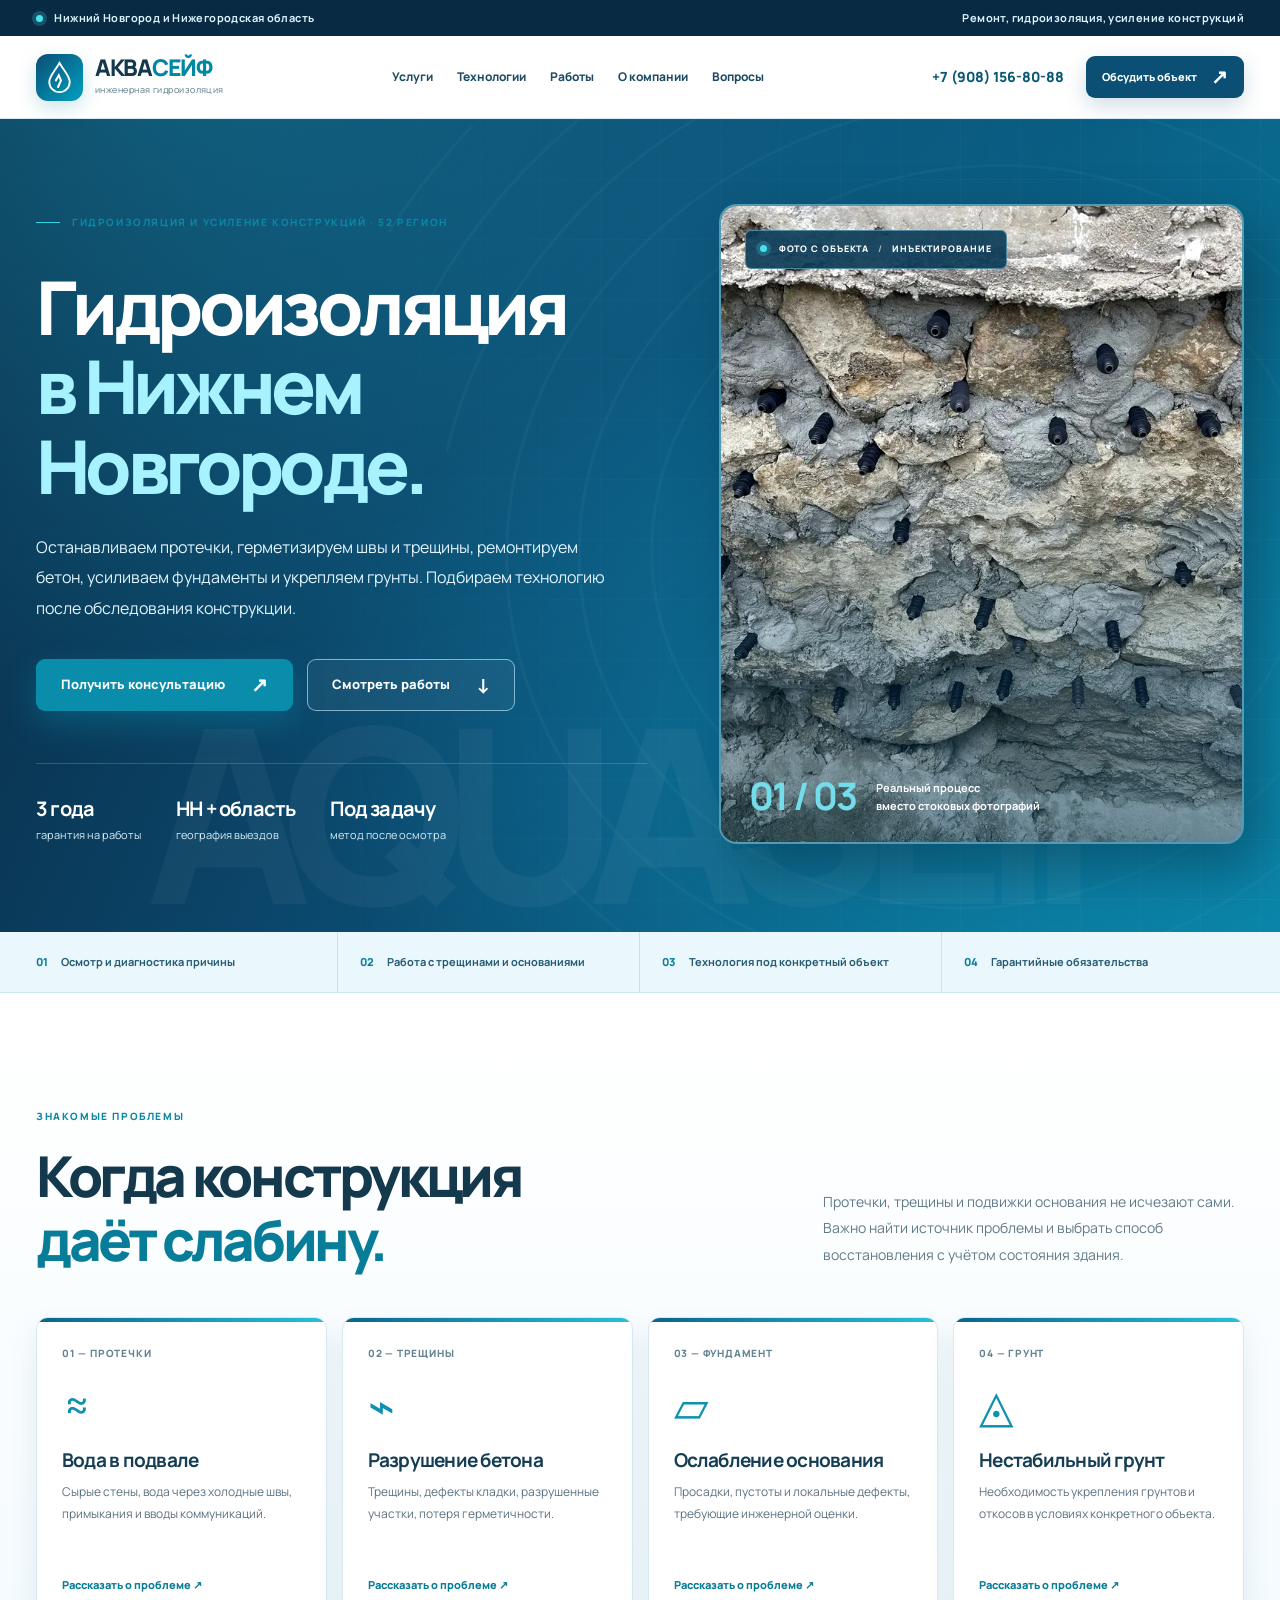
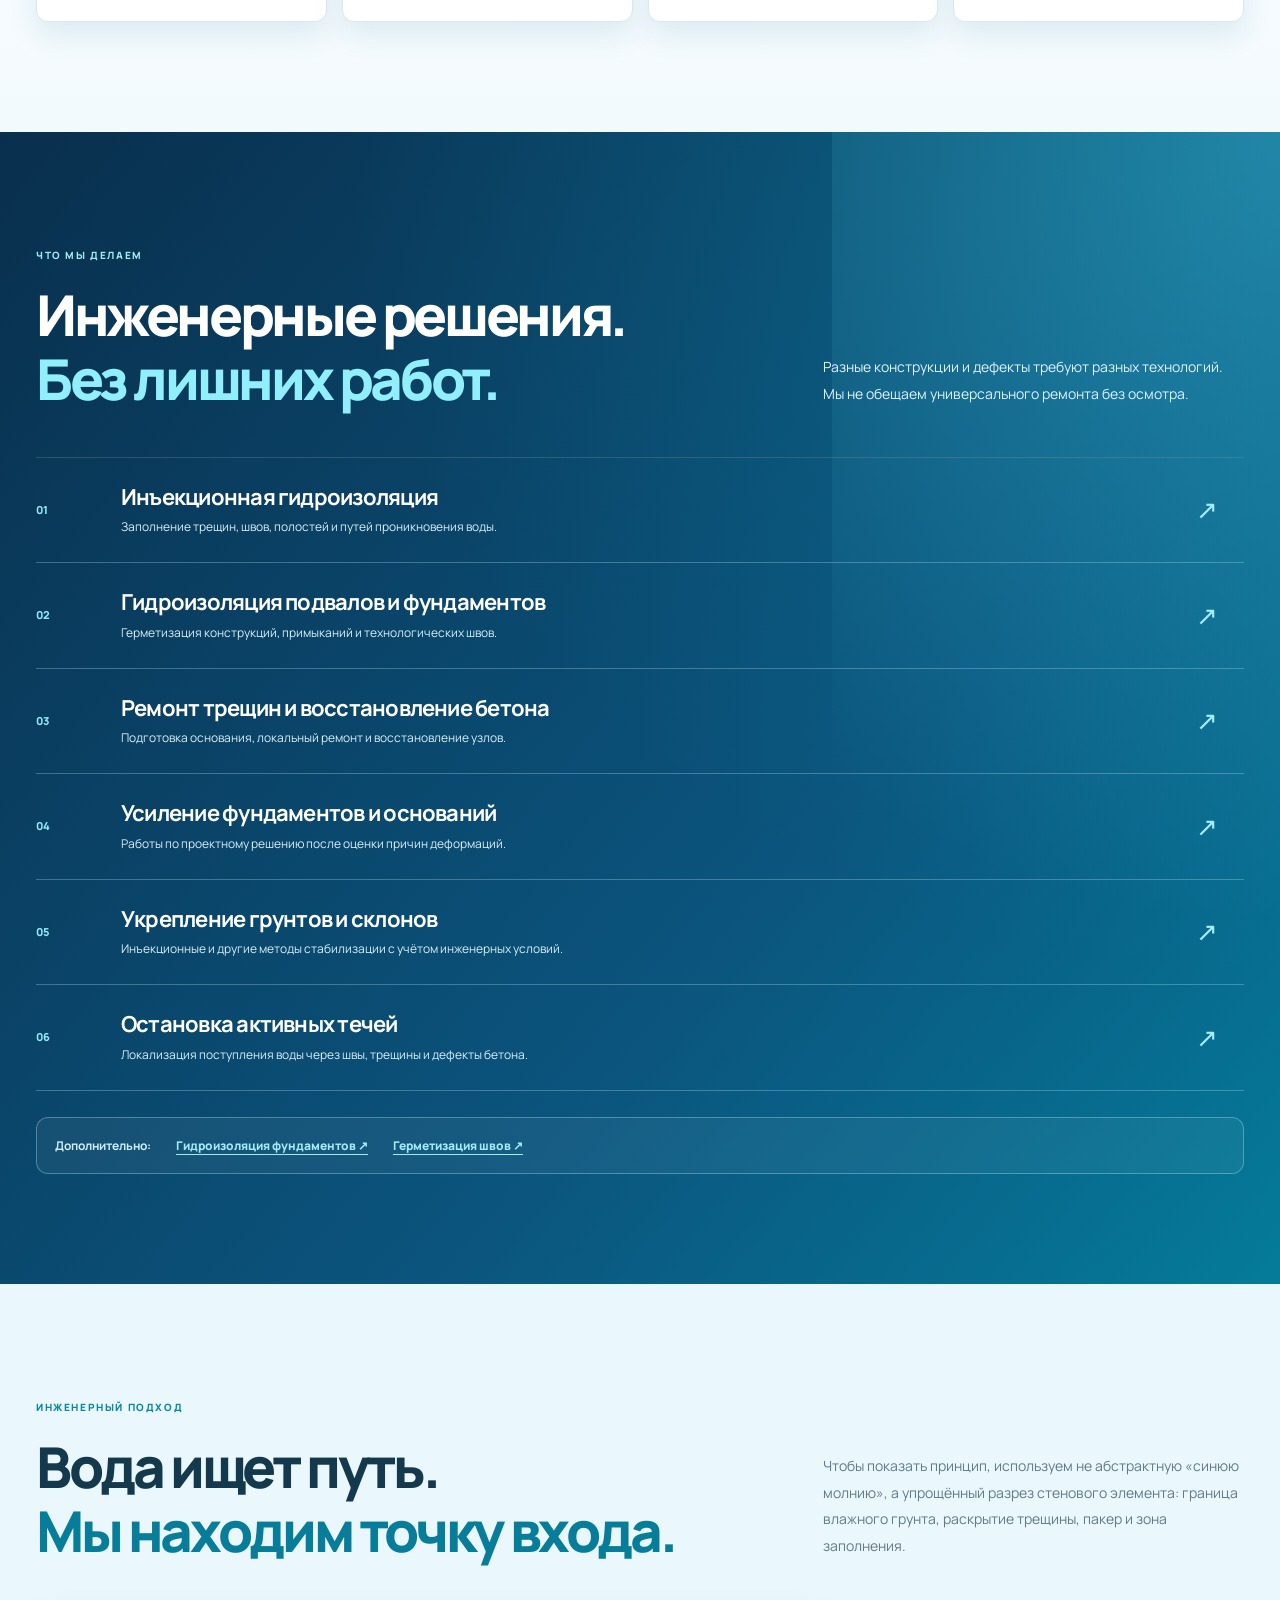
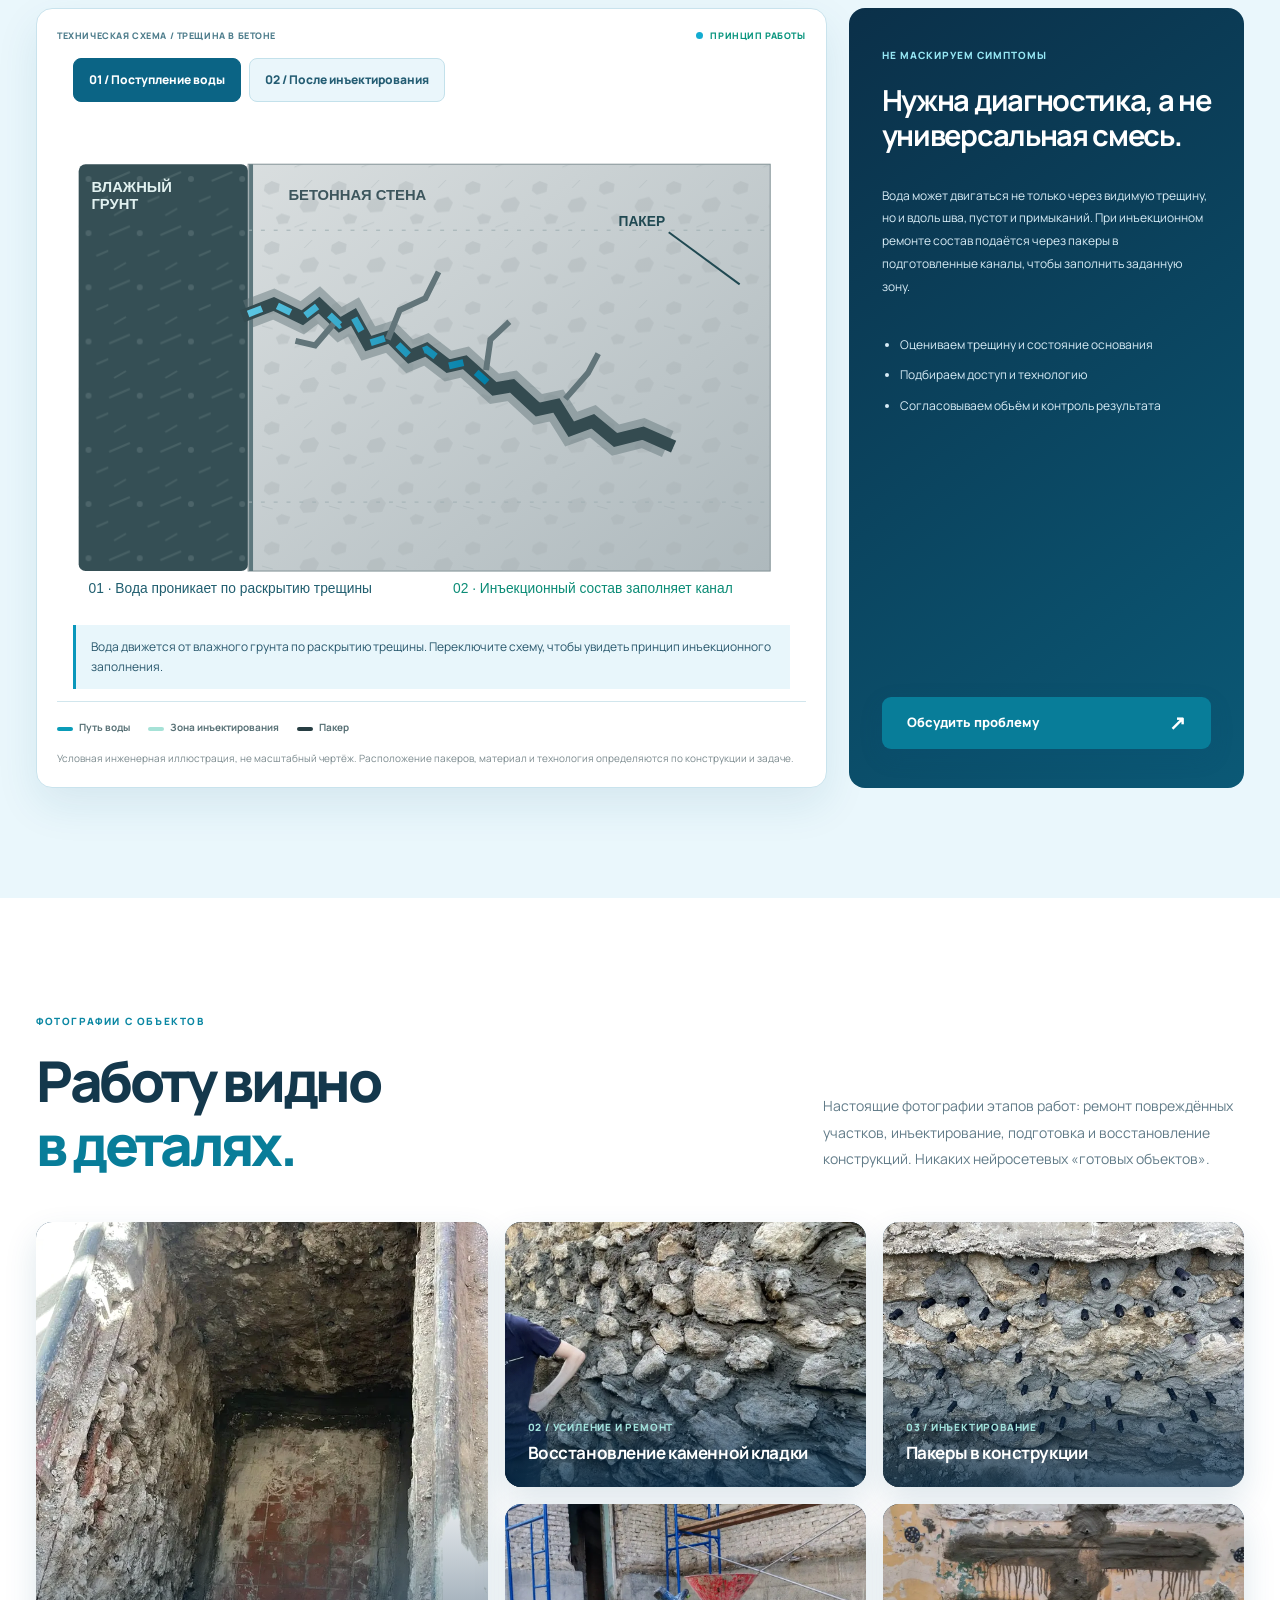
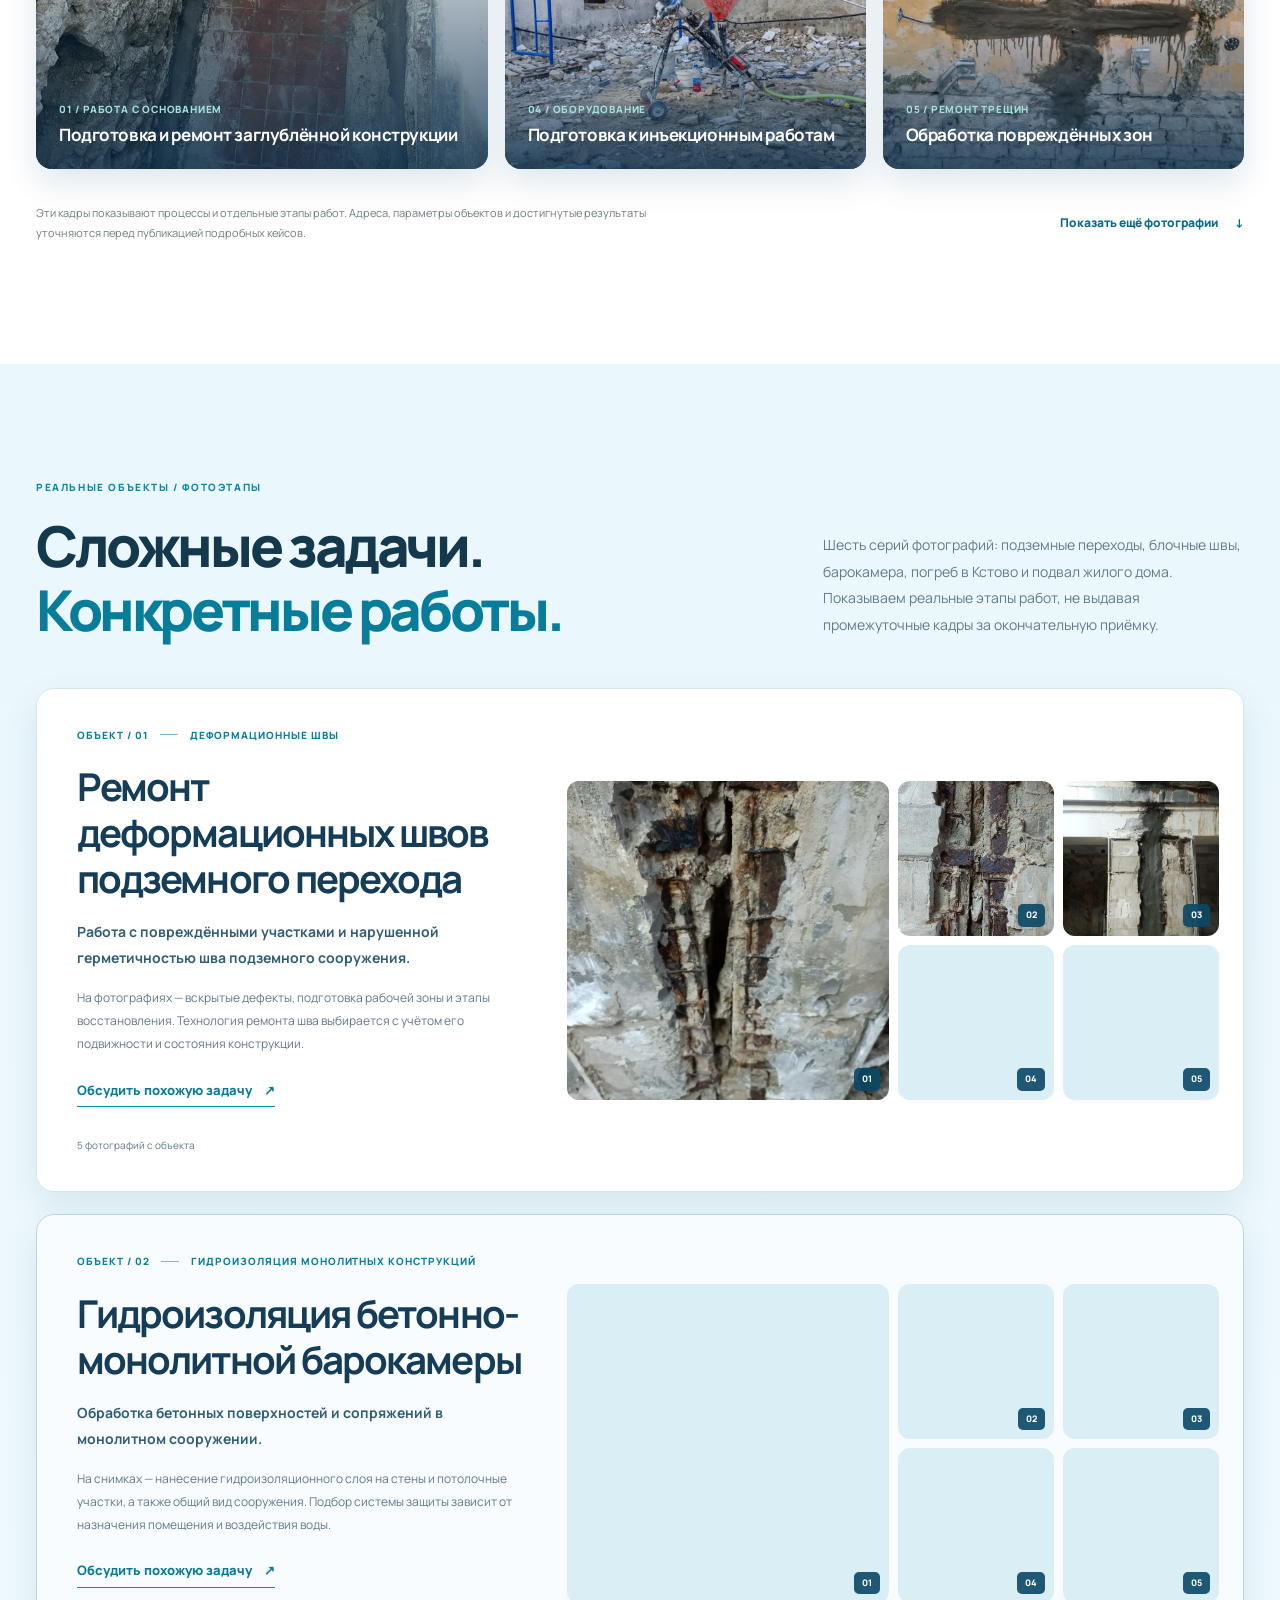
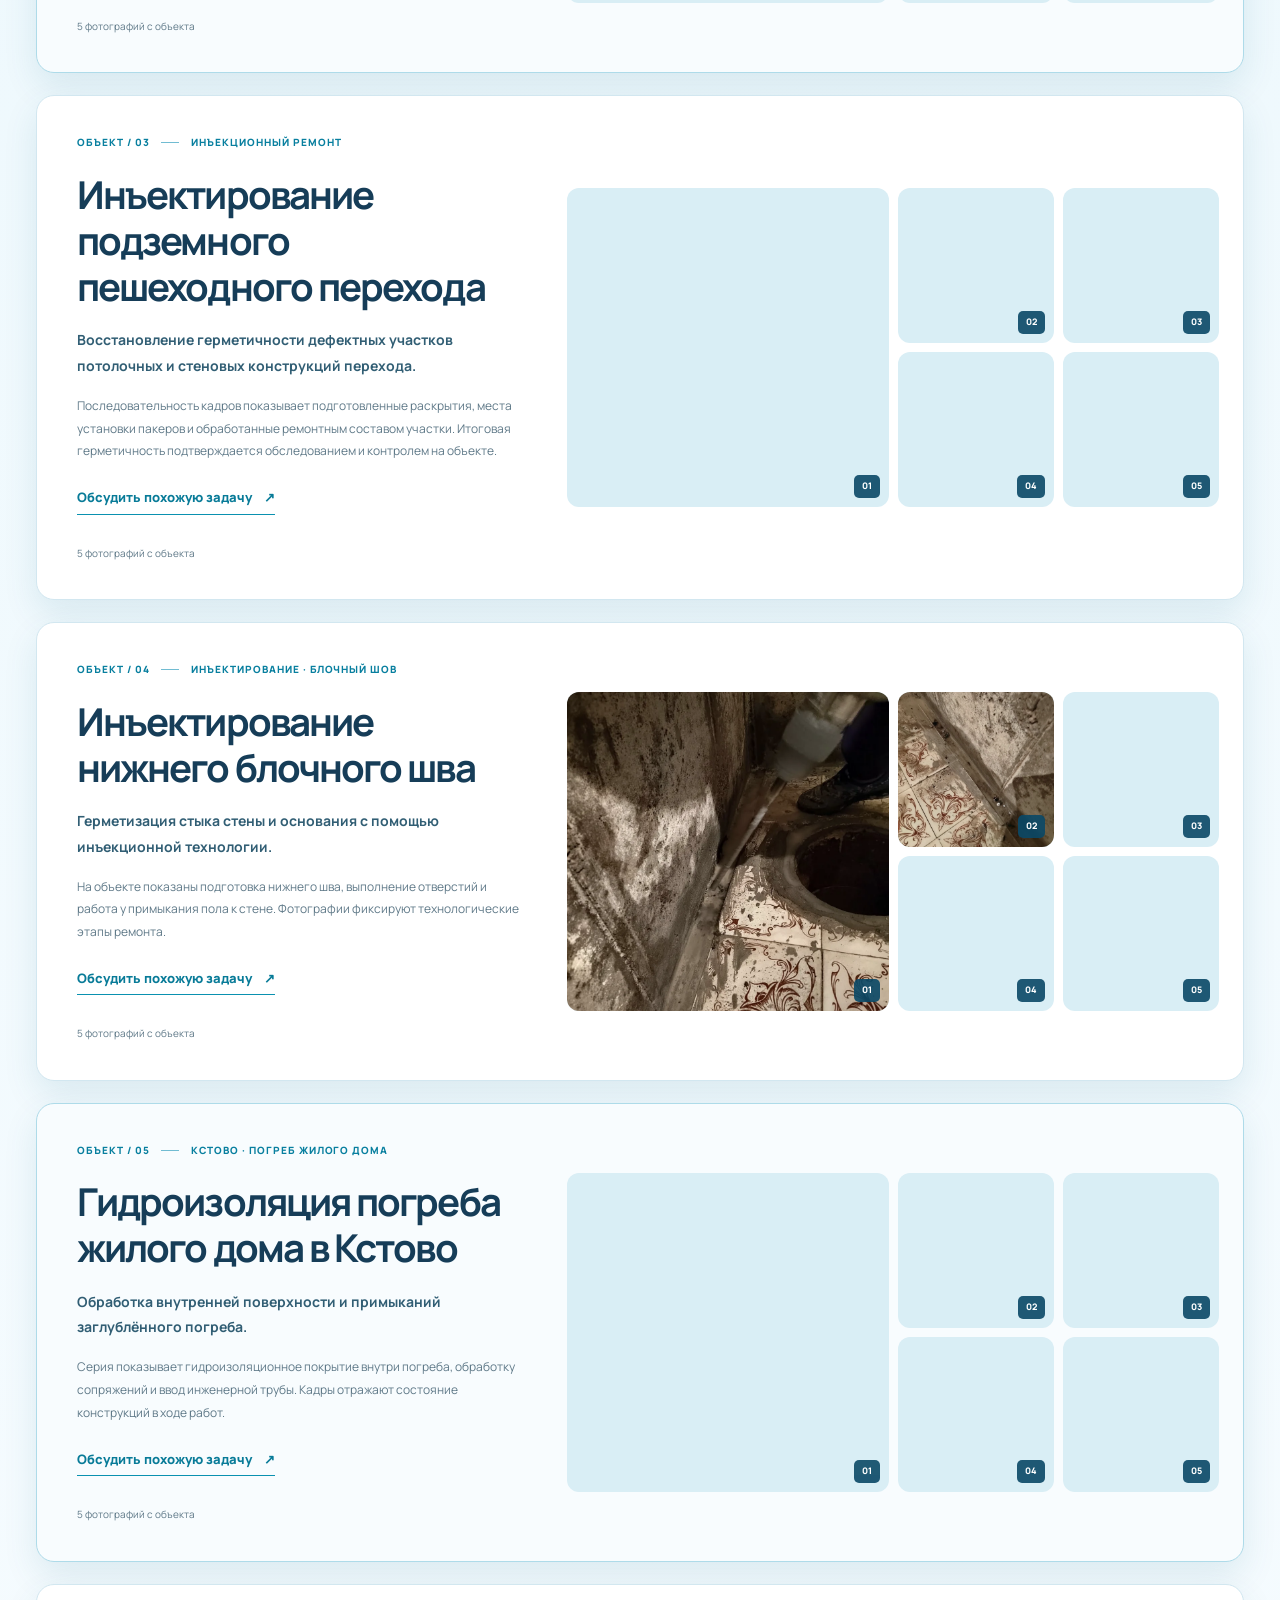
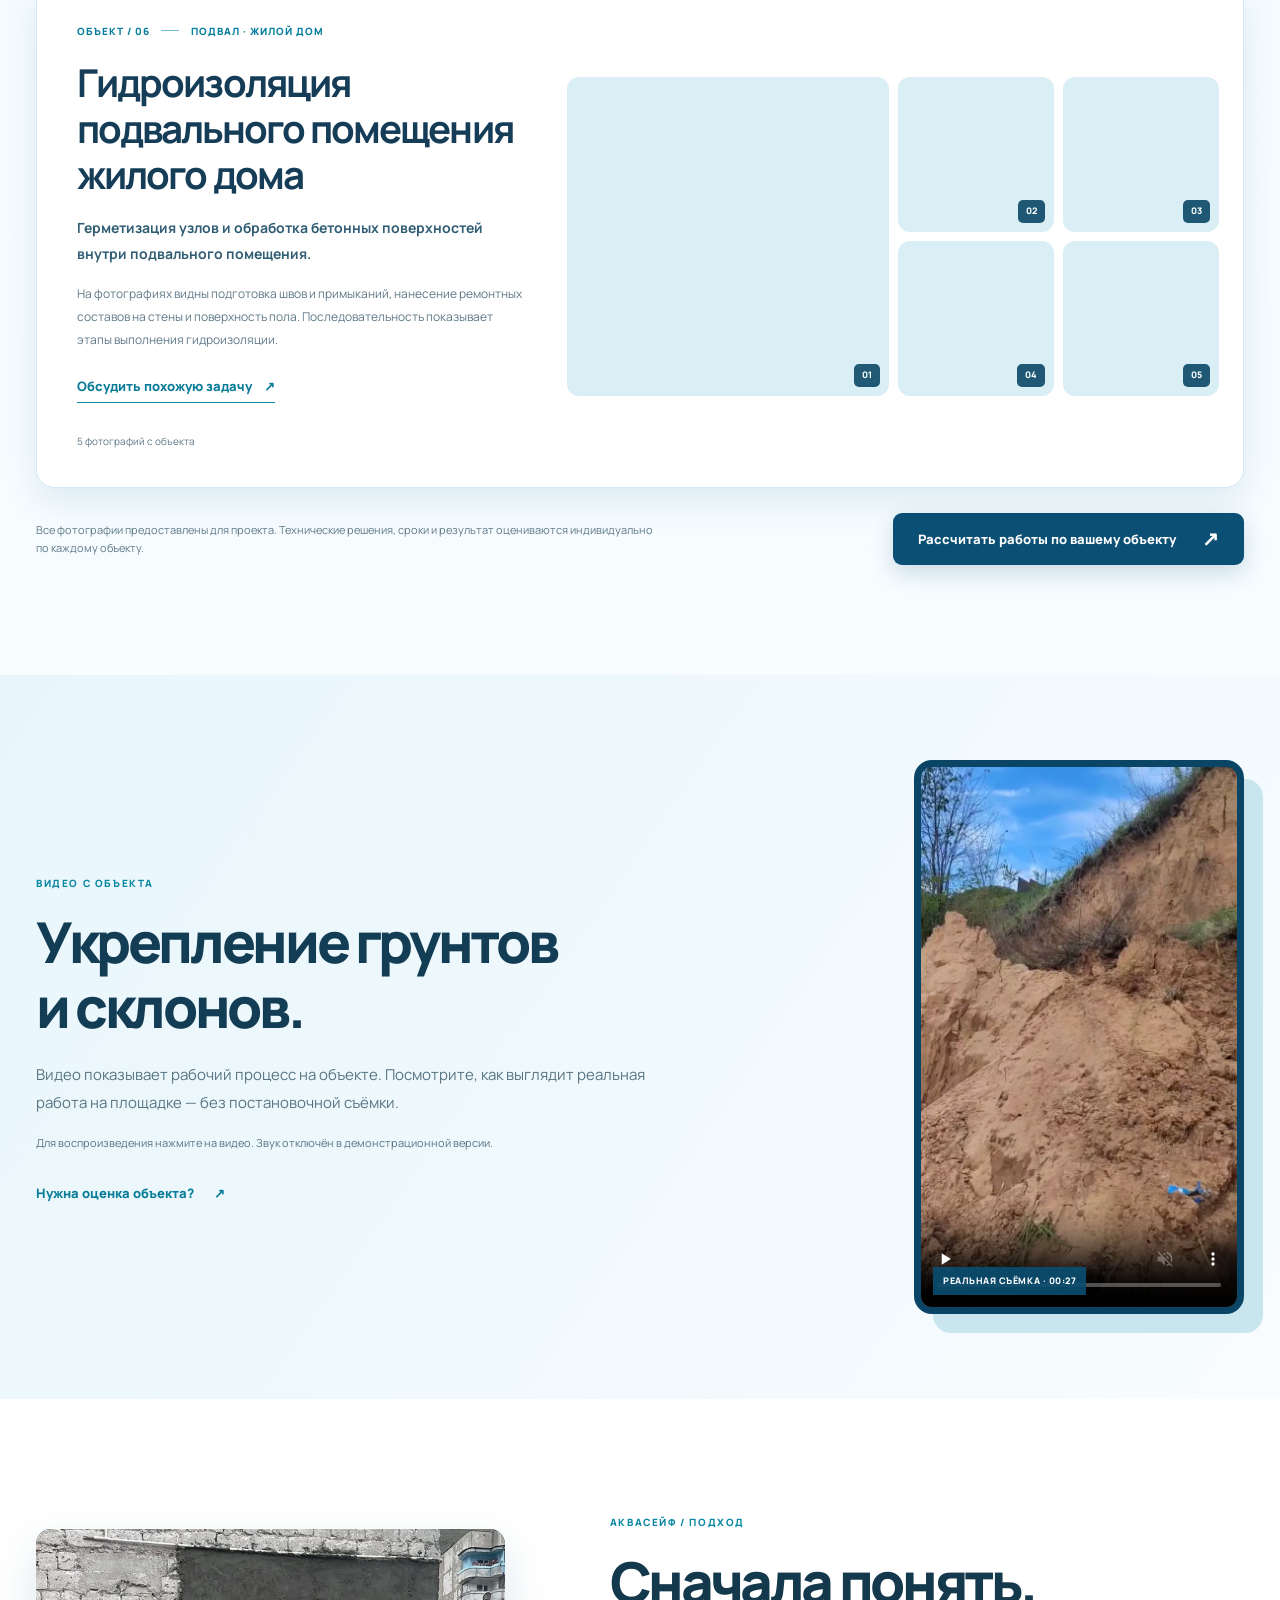
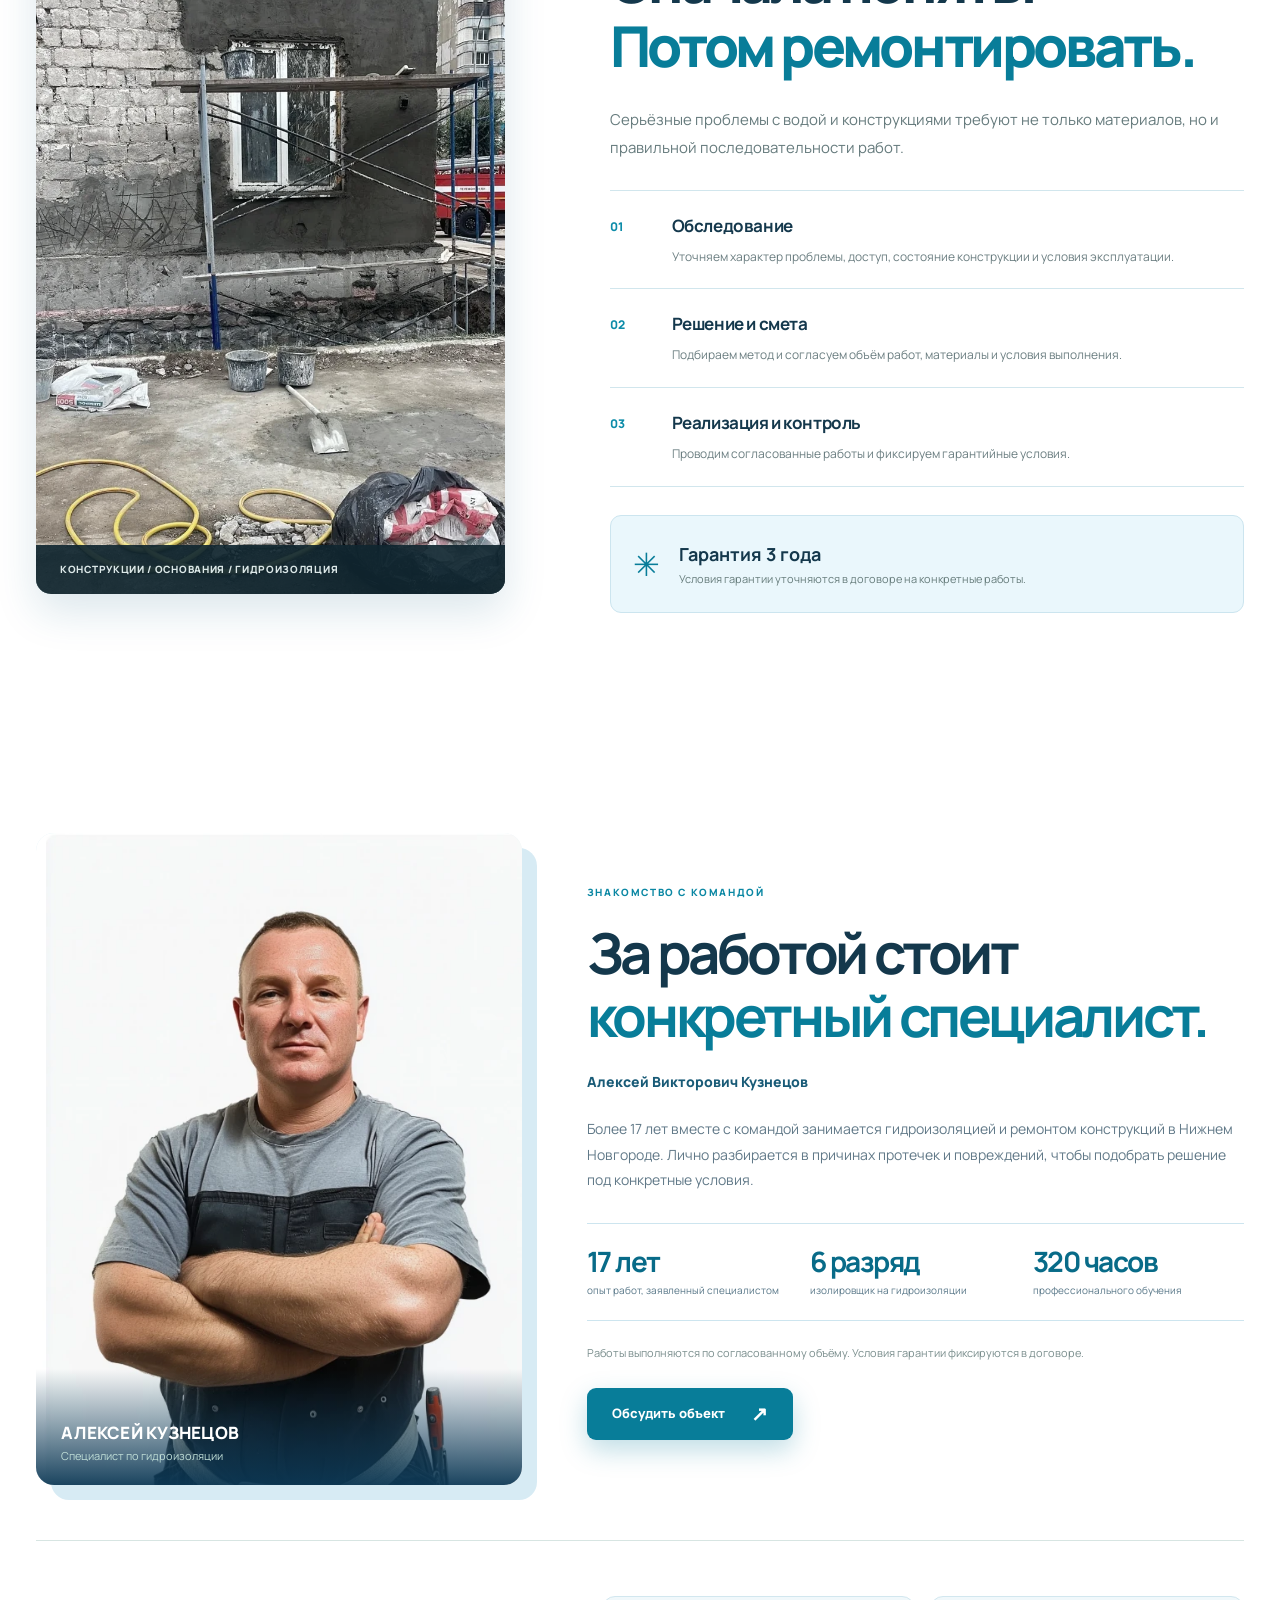
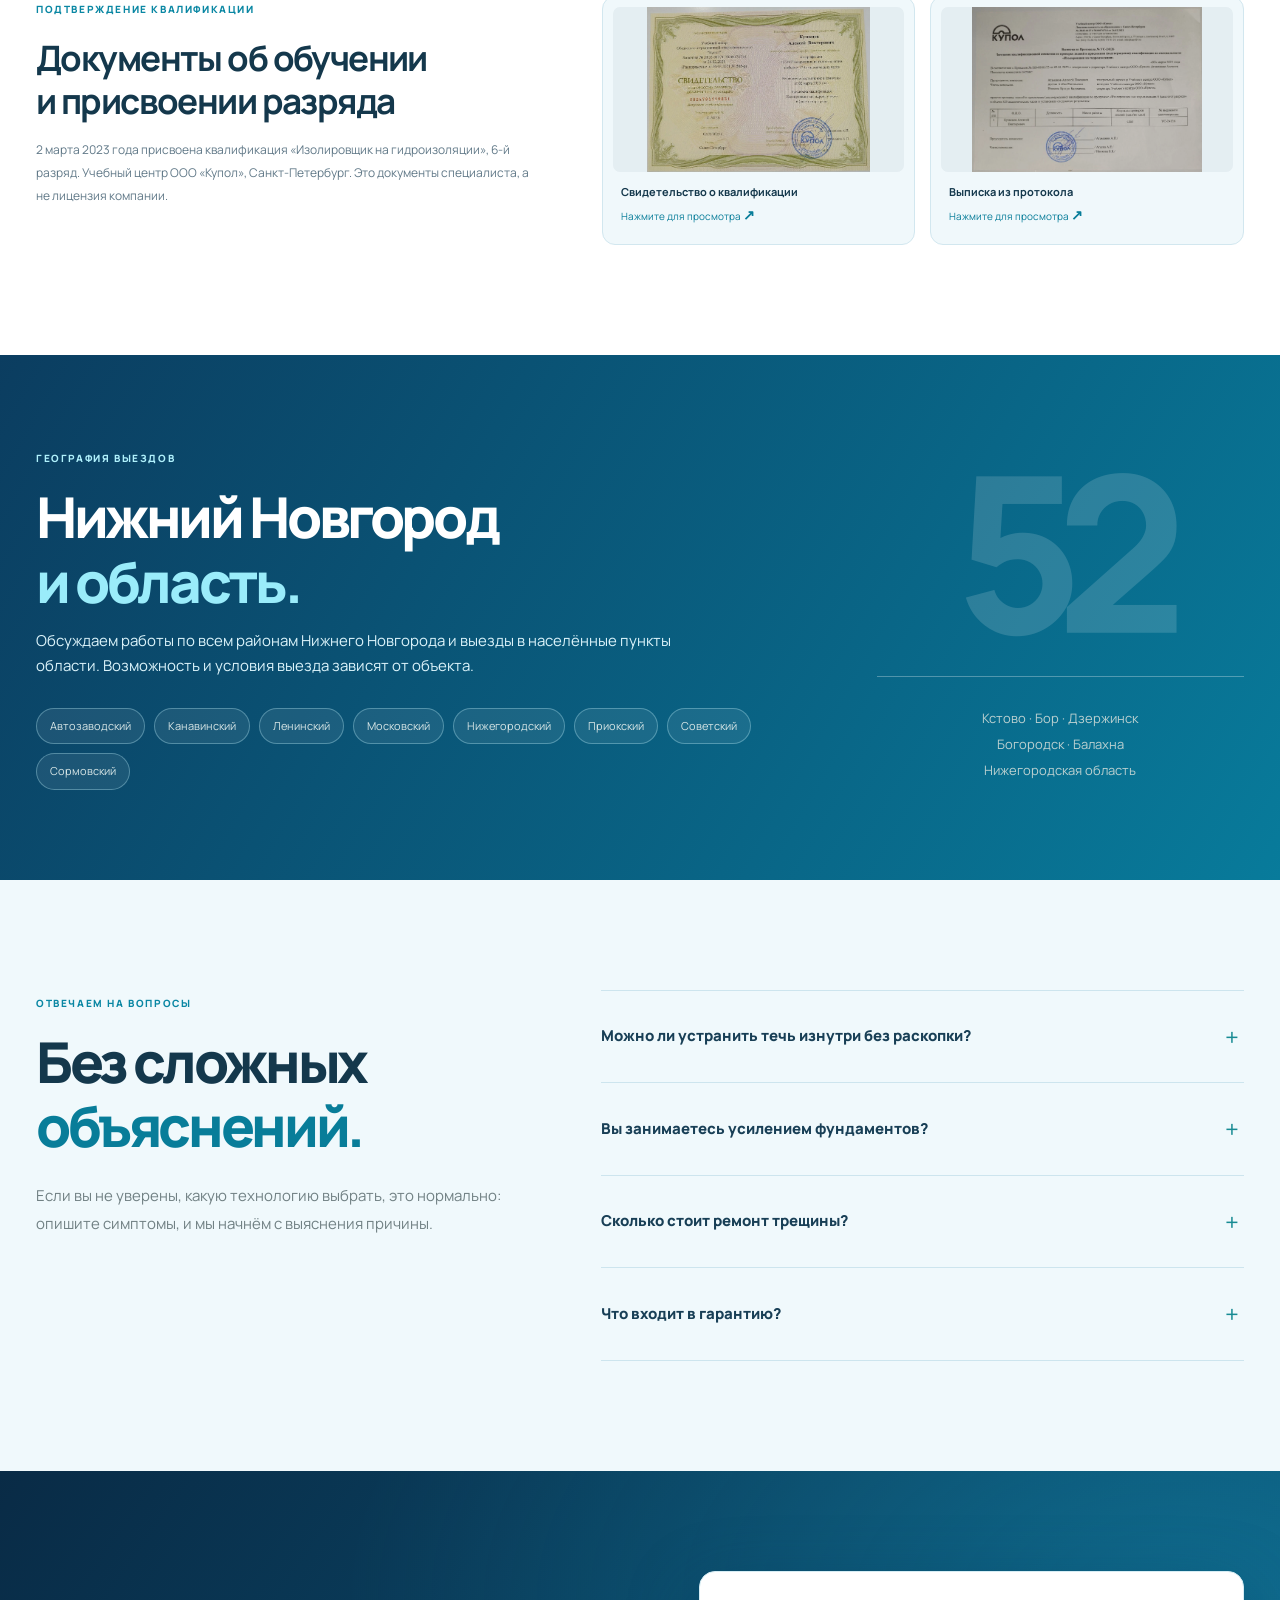
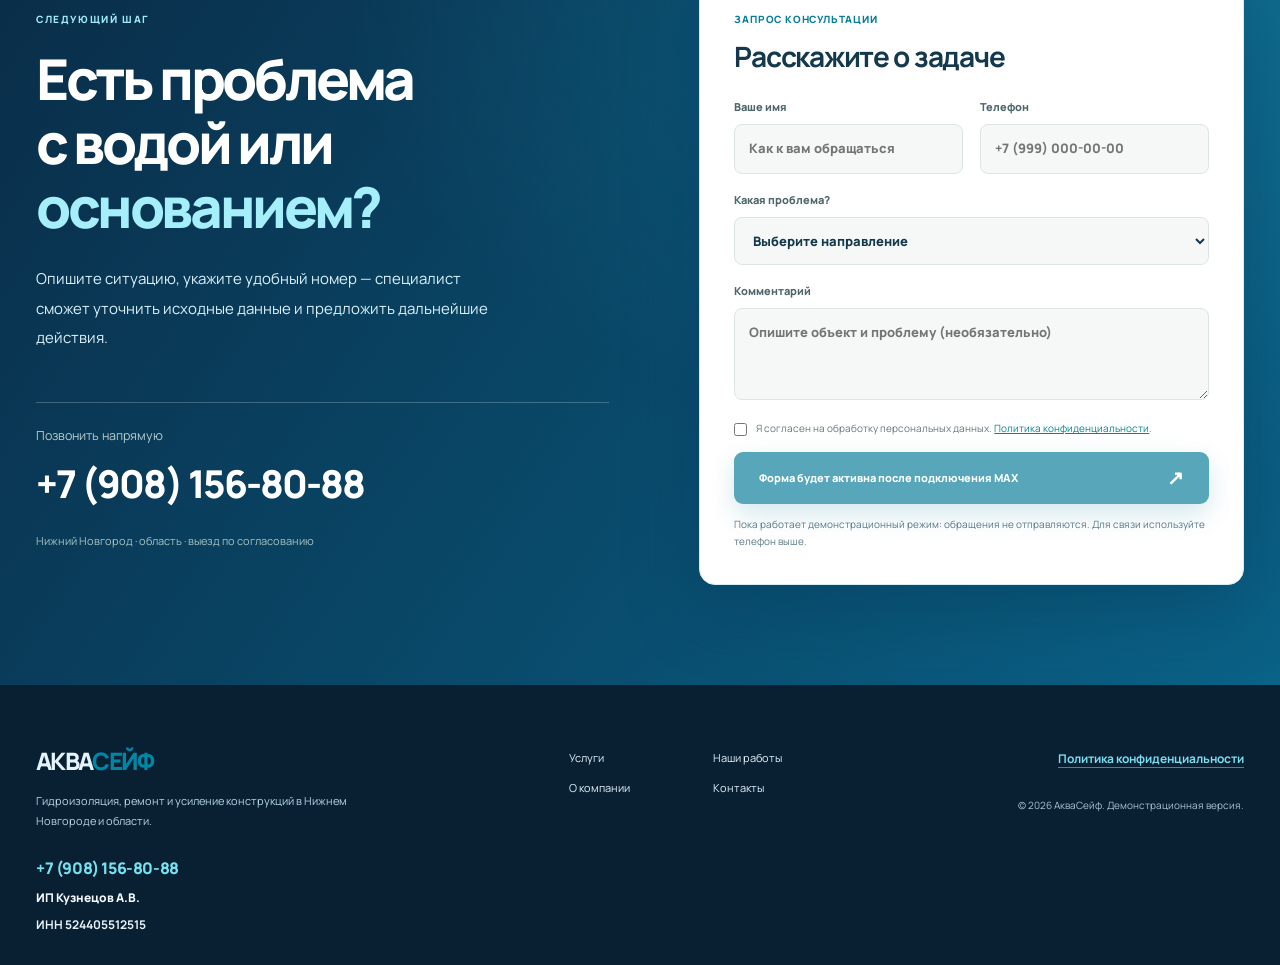
<file: index.html>
<!doctype html>
<html lang="ru" data-forms-enabled="false">
<head>
<meta charset="utf-8"><meta name="viewport" content="width=device-width,initial-scale=1"><meta name="theme-color" content="#0b4f74">
<title>Гидроизоляция в Нижнем Новгороде — подвал, фундамент | АкваСейф</title>
<meta name="description" content="Гидроизоляция подвалов и фундаментов в Нижнем Новгороде. Устраняем протечки, инъектируем швы и трещины, ремонтируем бетон. Реальные фото работ. Гарантия 3 года.">
<meta name="robots" content="noindex,nofollow" id="demo-robots">
<link rel="icon" href="assets/favicon.svg" type="image/svg+xml"><link rel="preconnect" href="https://fonts.googleapis.com"><link rel="preconnect" href="https://fonts.gstatic.com" crossorigin>
<link href="https://fonts.googleapis.com/css2?family=Manrope:wght@400;500;600;700;800&display=swap" rel="stylesheet"><link rel="stylesheet" href="assets/styles.css?v=seo-1"><script src="assets/script.js" defer></script>
<script type="application/ld+json">{"@context":"https://schema.org","@type":"Organization","name":"АкваСейф","legalName":"ИП Кузнецов Алексей Викторович","telephone":"+79081568088","email":"alexgidro52@gmail.com","areaServed":[{"@type":"City","name":"Нижний Новгород"},{"@type":"AdministrativeArea","name":"Нижегородская область"}]}</script>
</head>
<body>
<a class="skip" href="#main">Перейти к содержимому</a>
<div class="announcement"><div class="wrap announcement-inner"><span><span class="live-dot"></span> Нижний Новгород и Нижегородская область</span><span class="announcement-right">Ремонт, гидроизоляция, усиление конструкций</span></div></div>
<header class="site-header" id="site-header"><div class="wrap nav-shell">
<a class="logo" href="#top" aria-label="АкваСейф — на главную"><span class="logo-symbol"><svg viewBox="0 0 48 48" aria-hidden="true"><path d="M24 4C17 16 10 22 10 30a14 14 0 0 0 28 0C38 22 31 16 24 4Z" stroke="currentColor" stroke-width="2.6" fill="none"/><path d="m19 28 4-7 3 7-4 9" stroke="currentColor" stroke-width="2.8" fill="none" stroke-linecap="round"/></svg></span><span class="logo-type"><strong>АКВА<span>СЕЙФ</span></strong><small>инженерная гидроизоляция</small></span></a>
<nav id="nav" class="nav-links" aria-label="Основная навигация"><a href="#services">Услуги</a><a href="#engineering">Технологии</a><a href="#portfolio">Работы</a><a href="#about">О компании</a><a href="#faq">Вопросы</a></nav>
<div class="nav-contacts"><a class="header-phone" href="tel:+79081568088">+7 (908) 156-80-88</a><a class="button button-small button-dark header-button" href="#contact">Обсудить объект <span>↗</span></a></div>
<button class="menu-toggle" type="button" aria-label="Открыть меню" aria-expanded="false" aria-controls="nav"><span></span><span></span><span></span></button>
</div></header>
<main id="main">
<section class="hero" id="top"><div class="hero-backdrop"></div><div class="wrap hero-grid"><div class="hero-copy"><p class="eyebrow eyebrow-light"><span class="eyebrow-mark"></span> ГИДРОИЗОЛЯЦИЯ И УСИЛЕНИЕ КОНСТРУКЦИЙ · 52 РЕГИОН</p><h1>Гидроизоляция<br><span>в Нижнем Новгороде.</span></h1><p class="hero-lead">Останавливаем протечки, герметизируем швы и трещины, ремонтируем бетон, усиливаем фундаменты и укрепляем грунты. Подбираем технологию после обследования конструкции.</p><div class="hero-buttons"><a class="button button-accent" href="#contact">Получить консультацию <span>↗</span></a><a class="button button-outline" href="#portfolio">Смотреть работы <span>↓</span></a></div><div class="hero-metrics"><div><strong>3 года</strong><span>гарантия на работы</span></div><div><strong>НН + область</strong><span>география выездов</span></div><div><strong>Под задачу</strong><span>метод после осмотра</span></div></div></div><div class="hero-media"><img src="assets/images/injection-packers.webp" alt="Реальные работы по ремонту конструкции: инъекционные пакеры в бетонно-каменной стене" width="1200" height="900" fetchpriority="high"><div class="hero-photo-label"><span class="photo-label-dot"></span> ФОТО С ОБЪЕКТА <span class="photo-label-sep">/</span> ИНЪЕКТИРОВАНИЕ</div><div class="hero-media-caption"><span class="caption-numeral">01 / 03</span><span>Реальный процесс<br>вместо стоковых фотографий</span></div></div></div><div class="hero-watermark" aria-hidden="true">AQUASEIF</div></section>
<section class="proof-strip"><div class="wrap proof-grid"><div><span class="proof-num">01</span><span>Осмотр и диагностика причины</span></div><div><span class="proof-num">02</span><span>Работа с трещинами и основаниями</span></div><div><span class="proof-num">03</span><span>Технология под конкретный объект</span></div><div><span class="proof-num">04</span><span>Гарантийные обязательства</span></div></div></section>
<section class="section problems" id="problems"><div class="wrap"><div class="section-heading split"><div><span class="kicker">ЗНАКОМЫЕ ПРОБЛЕМЫ</span><h2>Когда конструкция<br><em>даёт слабину.</em></h2></div><p>Протечки, трещины и подвижки основания не исчезают сами. Важно найти источник проблемы и выбрать способ восстановления с учётом состояния здания.</p></div><div class="problem-grid"><a href="#contact" class="problem"><span class="problem-idx">01 — ПРОТЕЧКИ</span><div class="problem-glyph">≈</div><h3>Вода в подвале</h3><p>Сырые стены, вода через холодные швы, примыкания и вводы коммуникаций.</p><span class="text-arrow">Рассказать о проблеме ↗</span></a><a href="#contact" class="problem"><span class="problem-idx">02 — ТРЕЩИНЫ</span><div class="problem-glyph">⌁</div><h3>Разрушение бетона</h3><p>Трещины, дефекты кладки, разрушенные участки, потеря герметичности.</p><span class="text-arrow">Рассказать о проблеме ↗</span></a><a href="#contact" class="problem"><span class="problem-idx">03 — ФУНДАМЕНТ</span><div class="problem-glyph">▱</div><h3>Ослабление основания</h3><p>Просадки, пустоты и локальные дефекты, требующие инженерной оценки.</p><span class="text-arrow">Рассказать о проблеме ↗</span></a><a href="#contact" class="problem"><span class="problem-idx">04 — ГРУНТ</span><div class="problem-glyph">◬</div><h3>Нестабильный грунт</h3><p>Необходимость укрепления грунтов и откосов в условиях конкретного объекта.</p><span class="text-arrow">Рассказать о проблеме ↗</span></a></div></div></section>
<section class="section services" id="services"><div class="wrap"><div class="section-heading split light"><div><span class="kicker">ЧТО МЫ ДЕЛАЕМ</span><h2>Инженерные решения.<br><em>Без лишних работ.</em></h2></div><p>Разные конструкции и дефекты требуют разных технологий. Мы не обещаем универсального ремонта без осмотра.</p></div><div class="service-list">
<a href="uslugi/inektsionnaya-gidroizolyatsiya/" class="service-item"><span>01</span><div><h3>Инъекционная гидроизоляция</h3><p>Заполнение трещин, швов, полостей и путей проникновения воды.</p></div><b>↗</b></a>
<a href="uslugi/gidroizolyatsiya-podvalov/" class="service-item"><span>02</span><div><h3>Гидроизоляция подвалов и фундаментов</h3><p>Герметизация конструкций, примыканий и технологических швов.</p></div><b>↗</b></a>
<a href="uslugi/remont-treshchin-betona/" class="service-item"><span>03</span><div><h3>Ремонт трещин и восстановление бетона</h3><p>Подготовка основания, локальный ремонт и восстановление узлов.</p></div><b>↗</b></a>
<a href="uslugi/usilenie-fundamentov/" class="service-item"><span>04</span><div><h3>Усиление фундаментов и оснований</h3><p>Работы по проектному решению после оценки причин деформаций.</p></div><b>↗</b></a>
<a href="uslugi/ukreplenie-grunta/" class="service-item"><span>05</span><div><h3>Укрепление грунтов и склонов</h3><p>Инъекционные и другие методы стабилизации с учётом инженерных условий.</p></div><b>↗</b></a>
<a href="uslugi/ostanovka-protechek/" class="service-item"><span>06</span><div><h3>Остановка активных течей</h3><p>Локализация поступления воды через швы, трещины и дефекты бетона.</p></div><b>↗</b></a>
</div><nav class="seo-service-extras" aria-label="Дополнительные услуги"><span>Дополнительно:</span><a href="uslugi/gidroizolyatsiya-fundamentov/">Гидроизоляция фундаментов ↗</a><a href="uslugi/germetizatsiya-shvov/">Герметизация швов ↗</a></nav></div></section>
<section class="section engineering" id="engineering"><div class="wrap"><div class="section-heading split"><div><span class="kicker">ИНЖЕНЕРНЫЙ ПОДХОД</span><h2>Вода ищет путь.<br><em>Мы находим точку входа.</em></h2></div><p>Чтобы показать принцип, используем не абстрактную «синюю молнию», а упрощённый разрез стенового элемента: граница влажного грунта, раскрытие трещины, пакер и зона заполнения.</p></div><div class="engineering-grid"><div class="diagram-card" data-stage="water">
<div class="diagram-top"><span>ТЕХНИЧЕСКАЯ СХЕМА / ТРЕЩИНА В БЕТОНЕ</span><span class="diagram-status"><i></i> ПРИНЦИП РАБОТЫ</span></div>
<div class="diagram-switch" role="group" aria-label="Состояние конструкции"><button type="button" data-diagram-stage="water" aria-pressed="true">01 / Поступление воды</button><button type="button" data-diagram-stage="sealed" aria-pressed="false">02 / После инъектирования</button></div>
<svg class="crack-svg" viewBox="0 0 760 520" role="img" aria-labelledby="diagramTitle diagramDesc"><title id="diagramTitle">Условный разрез трещины в железобетонной стене</title><desc id="diagramDesc">Слева влажный грунт, справа внутренняя поверхность бетона. Вода попадает в разветвлённую трещину, через просверленный канал устанавливается пакер, инъекционный состав заполняет раскрытие.</desc>
<defs><pattern id="earth" width="52" height="55" patternUnits="userSpaceOnUse"><path d="m1 15 21-9m18 30 14-6M6 50l12-7" stroke="#72878a" stroke-opacity=".30" stroke-width="2"/><circle cx="32" cy="13" r="3" fill="#82969a" opacity=".3"/></pattern><pattern id="aggregate" width="68" height="61" patternUnits="userSpaceOnUse"><path d="m7 13 7-4 8 3-1 8-10 3-5-4zM46 28l11-3 5 6-4 9-12 1-4-6zM18 46l6-4 9 3-3 7-9 1z" fill="#a5aeb1" opacity=".35"/><path d="m4 34 11 3m40-29-8 8m-10 40 13-5" stroke="#8e9ba1" stroke-opacity=".28"/></pattern><linearGradient id="concreteFill" x1="0" y1="0" x2="1" y2="1"><stop stop-color="#d9dedf"/><stop offset="1" stop-color="#aeb9bd"/></linearGradient><linearGradient id="waterFill" x1="0" x2="1"><stop stop-color="#5bc6e3"/><stop offset="1" stop-color="#007da6"/></linearGradient></defs>
<rect x="22" y="53" width="172" height="413" rx="7" fill="#354f55"/><rect x="22" y="53" width="172" height="413" fill="url(#earth)"/><rect x="194" y="53" width="530" height="413" fill="url(#concreteFill)" stroke="#809094"/><rect x="194" y="53" width="530" height="413" fill="url(#aggregate)"/>
<path d="M197 53v413" stroke="#5d777d" stroke-width="4"/><path d="M194 120h530M194 396h530" stroke="#a1b0b3" stroke-width="1" stroke-dasharray="4 9"/>
<!-- realistic stepped fracture, including chipped edges and branches -->
<path d="M194 205l26-10 29 14 17-13 21 20 14-8 15 27 22-7 20 20 17-7 22 17 17-4 30 27 18-3 26 24 19-4 15 24 22-8 23 19 28-7 25 11" stroke="#62757a" stroke-width="29" fill="none" stroke-linejoin="miter" opacity=".48"/>
<path d="M194 205l26-10 29 14 17-13 21 20 14-8 15 27 22-7 20 20 17-7 22 17 17-4 30 27 18-3 26 24 19-4 15 24 22-8 23 19 28-7 25 11" stroke="#344b50" stroke-width="13" fill="none" stroke-linejoin="miter" stroke-linecap="square"/>
<path d="m337 228 11-27 26-12 12-24m50 94 4-28 17-16m61 74 21-24 9-17m-268-32-18 21-17-4" fill="none" stroke="#62757a" stroke-width="6" stroke-linecap="square"/>
<path class="diagram-water" d="M194 205l26-10 29 14 17-13 21 20 14-8 15 27 22-7 20 20 17-7 22 17 17-4 30 27" fill="none" stroke="url(#waterFill)" stroke-width="7" stroke-dasharray="15 17" stroke-linejoin="miter"/>
<path class="diagram-seal" d="m434 281 18-3 26 24 19-4 15 24 22-8 23 19 28-7 25 11" fill="none" stroke="#20b69a" stroke-width="11" stroke-linejoin="miter" stroke-dasharray="18 5" opacity=".92"/>
<!-- injection hole and packer -->
<g class="diagram-packer"><path d="M724 165 533 269" stroke="#687b80" stroke-width="23"/><path d="M724 165 533 269" stroke="#e1e7e7" stroke-width="14"/><path d="M710 171 675 190" stroke="#226a7d" stroke-width="22"/><path d="M710 171 675 190" stroke="#58b6c6" stroke-width="10"/><path d="m698 162 20 32m-29-26 20 32" stroke="#263d43" stroke-width="6"/><circle cx="533" cy="269" r="13" fill="#20b69a" stroke="#d2fff1" stroke-width="4"/></g>
<g font-family="Arial,sans-serif"><text x="35" y="81" font-size="15" font-weight="bold" fill="#e1f1f0">ВЛАЖНЫЙ</text><text x="35" y="98" font-size="15" font-weight="bold" fill="#e1f1f0">ГРУНТ</text><text x="235" y="89" font-size="15" fill="#3d565d" font-weight="bold">БЕТОННАЯ СТЕНА</text><text x="570" y="116" font-size="14" fill="#204952" font-weight="bold">ПАКЕР</text><path d="M621 122 693 175" stroke="#204952" stroke-width="2" fill="none"/><text x="32" y="488" font-size="14" fill="#205e6f">01 · Вода проникает по раскрытию трещины</text><text x="402" y="488" font-size="14" fill="#0b8c76">02 · Инъекционный состав заполняет канал</text></g>
</svg><p class="diagram-stage-copy" id="diagram-stage-copy" aria-live="polite">Вода движется от влажного грунта по раскрытию трещины. Переключите схему, чтобы увидеть принцип инъекционного заполнения.</p><div class="diagram-legend"><span><i class="legend-water"></i> Путь воды</span><span><i class="legend-seal"></i> Зона инъектирования</span><span><i class="legend-pack"></i> Пакер</span></div><p class="diagram-note">Условная инженерная иллюстрация, не масштабный чертёж. Расположение пакеров, материал и технология определяются по конструкции и задаче.</p></div><aside class="engineering-copy"><div class="small-label">НЕ МАСКИРУЕМ СИМПТОМЫ</div><h3>Нужна диагностика, а не универсальная смесь.</h3><p>Вода может двигаться не только через видимую трещину, но и вдоль шва, пустот и примыканий. При инъекционном ремонте состав подаётся через пакеры в подготовленные каналы, чтобы заполнить заданную зону.</p><ul><li>Оцениваем трещину и состояние основания</li><li>Подбираем доступ и технологию</li><li>Согласовываем объём и контроль результата</li></ul><a class="button button-dark" href="#contact">Обсудить проблему <span>↗</span></a></aside></div></div></section>
<section class="section portfolio-section" id="portfolio"><div class="wrap"><div class="section-heading split"><div><span class="kicker">ФОТОГРАФИИ С ОБЪЕКТОВ</span><h2>Работу видно<br><em>в деталях.</em></h2></div><p>Настоящие фотографии этапов работ: ремонт повреждённых участков, инъектирование, подготовка и восстановление конструкций. Никаких нейросетевых «готовых объектов».</p></div><div class="portfolio-grid">
<figure class="portfolio-card featured"><a href="assets/images/shaft-repair.webp" class="photo-open" data-lightbox aria-label="Увеличить фотографию ремонтируемого бетонного приямка"><img src="assets/images/shaft-repair.webp" alt="Приямок: состояние стен и подготовленные участки для ремонта" loading="lazy" width="900" height="1600"></a><figcaption><span>01 / РАБОТА С ОСНОВАНИЕМ</span><strong>Подготовка и ремонт заглублённой конструкции</strong></figcaption></figure>
<figure class="portfolio-card"><a href="assets/images/foundation-masonry.webp" class="photo-open" data-lightbox aria-label="Увеличить фотографию ремонта кладки"><img src="assets/images/foundation-masonry.webp" alt="Дефектная кладка и участки ремонтного состава крупным планом" loading="lazy" width="1200" height="1600"></a><figcaption><span>02 / УСИЛЕНИЕ И РЕМОНТ</span><strong>Восстановление каменной кладки</strong></figcaption></figure>
<figure class="portfolio-card"><a href="assets/images/injection-packers.webp" class="photo-open" data-lightbox aria-label="Увеличить фотографию инъекционных пакеров"><img src="assets/images/injection-packers.webp" alt="Инъекционные пакеры, установленные в конструкцию для подачи состава" loading="lazy" width="1200" height="900"></a><figcaption><span>03 / ИНЪЕКТИРОВАНИЕ</span><strong>Пакеры в конструкции</strong></figcaption></figure>
<figure class="portfolio-card"><a href="assets/images/injection-equipment.webp" class="photo-open" data-lightbox aria-label="Увеличить фотографию инъекционного оборудования"><img src="assets/images/injection-equipment.webp" alt="Инъекционное оборудование на рабочей площадке у фасада" loading="lazy" width="1440" height="1920"></a><figcaption><span>04 / ОБОРУДОВАНИЕ</span><strong>Подготовка к инъекционным работам</strong></figcaption></figure>
<figure class="portfolio-card"><a href="assets/images/sealed-cracks.webp" class="photo-open" data-lightbox aria-label="Увеличить фотографию обработанных трещин"><img src="assets/images/sealed-cracks.webp" alt="Поверхность стены с обработанными трещинами и локальными зонами ремонта" loading="lazy" width="1440" height="1920"></a><figcaption><span>05 / РЕМОНТ ТРЕЩИН</span><strong>Обработка повреждённых зон</strong></figcaption></figure>
</div><div class="portfolio-foot"><p>Эти кадры показывают процессы и отдельные этапы работ. Адреса, параметры объектов и достигнутые результаты уточняются перед публикацией подробных кейсов.</p><button class="more-photos" type="button" id="more-photos" aria-expanded="false" aria-controls="extra-gallery">Показать ещё фотографии <span>↓</span></button></div><div class="extra-gallery" id="extra-gallery" hidden>
<figure><a href="assets/images/facade-restoration.webp" data-lightbox><img src="assets/images/facade-restoration.webp" loading="lazy" alt="Ремонт наружного участка стены вокруг оконного проёма"></a><figcaption>Ремонт фасадного участка</figcaption></figure>
<figure><a href="assets/images/masonry-detail.webp" data-lightbox><img src="assets/images/masonry-detail.webp" loading="lazy" alt="Крупный план восстановленной каменной кладки"></a><figcaption>Деталь ремонтного состава</figcaption></figure>
<figure><a href="assets/images/foundation-prep.webp" data-lightbox><img src="assets/images/foundation-prep.webp" loading="lazy" alt="Рабочая площадка и подготовленные участки стены"></a><figcaption>Подготовка поверхности</figcaption></figure>
<figure><a href="assets/images/crack-repair.webp" data-lightbox><img src="assets/images/crack-repair.webp" loading="lazy" alt="Локальное восстановление трещин на фасадной стене"></a><figcaption>Обработка трещин</figcaption></figure>
<figure><a href="assets/images/concrete-shaft.webp" data-lightbox><img src="assets/images/concrete-shaft.webp" loading="lazy" alt="Вид внутрь заглублённой цилиндрической конструкции"></a><figcaption>Заглублённая конструкция</figcaption></figure>
</div></div></section>
<section class="case-studies section" id="case-studies" aria-labelledby="case-studies-title">
<div class="wrap">
<div class="section-heading split"><div><span class="kicker">РЕАЛЬНЫЕ ОБЪЕКТЫ / ФОТОЭТАПЫ</span><h2 id="case-studies-title">Сложные задачи.<br><em>Конкретные работы.</em></h2></div><p>Шесть серий фотографий: подземные переходы, блочные швы, барокамера, погреб в Кстово и подвал жилого дома. Показываем реальные этапы работ, не выдавая промежуточные кадры за окончательную приёмку.</p></div>
<div class="case-stack">
<article class="case-study" id="case-seams" data-preflight="case-seams-01.webp,case-seams-02.webp,case-seams-03.webp,case-seams-04.webp,case-seams-05.webp">
<div class="case-study-info"><span class="case-study-index">ОБЪЕКТ / 01 <i></i> ДЕФОРМАЦИОННЫЕ ШВЫ</span><h3>Ремонт деформационных швов подземного перехода</h3><p class="case-intro">Работа с повреждёнными участками и нарушенной герметичностью шва подземного сооружения.</p><p class="case-detail">На фотографиях — вскрытые дефекты, подготовка рабочей зоны и этапы восстановления. Технология ремонта шва выбирается с учётом его подвижности и состояния конструкции.</p><a href="#contact" class="case-cta">Обсудить похожую задачу <span aria-hidden="true">↗</span></a><span class="case-photo-counter">5 фотографий с объекта</span></div>
<div class="case-study-photos">
<figure class="case-study-frame case-study-main"><a href="assets/images/case-seams-01.webp" data-lightbox aria-label="Открыть фото 1 объекта: Ремонт деформационных швов подземного перехода"><img src="assets/images/case-seams-01.webp" alt="Деформационный шов с разрушенным бетоном и открытыми металлическими элементами" loading="lazy" decoding="async"><span class="frame-number">01</span></a></figure>
<figure class="case-study-frame"><a href="assets/images/case-seams-02.webp" data-lightbox aria-label="Открыть фото 2 объекта: Ремонт деформационных швов подземного перехода"><img src="assets/images/case-seams-02.webp" alt="Повреждённый вертикальный деформационный шов крупным планом" loading="lazy" decoding="async"><span class="frame-number">02</span></a></figure>
<figure class="case-study-frame"><a href="assets/images/case-seams-03.webp" data-lightbox aria-label="Открыть фото 3 объекта: Ремонт деформационных швов подземного перехода"><img src="assets/images/case-seams-03.webp" alt="Участок подземного перехода после ремонтной обработки вертикального шва" loading="lazy" decoding="async"><span class="frame-number">03</span></a></figure>
<figure class="case-study-frame"><a href="assets/images/case-seams-04.webp" data-lightbox aria-label="Открыть фото 4 объекта: Ремонт деформационных швов подземного перехода"><img src="assets/images/case-seams-04.webp" alt="Нижняя часть восстановленного участка деформационного шва" loading="lazy" decoding="async"><span class="frame-number">04</span></a></figure>
<figure class="case-study-frame"><a href="assets/images/case-seams-05.webp" data-lightbox aria-label="Открыть фото 5 объекта: Ремонт деформационных швов подземного перехода"><img src="assets/images/case-seams-05.webp" alt="Вертикальный шов после нанесения ремонтного состава" loading="lazy" decoding="async"><span class="frame-number">05</span></a></figure>
</div></article>
<article class="case-study" id="case-chamber" data-preflight="case-chamber-01.webp,case-chamber-02.webp,case-chamber-03.webp,case-chamber-04.webp,case-chamber-05.webp">
<div class="case-study-info"><span class="case-study-index">ОБЪЕКТ / 02 <i></i> ГИДРОИЗОЛЯЦИЯ МОНОЛИТНЫХ КОНСТРУКЦИЙ</span><h3>Гидроизоляция бетонно-монолитной барокамеры</h3><p class="case-intro">Обработка бетонных поверхностей и сопряжений в монолитном сооружении.</p><p class="case-detail">На снимках — нанесение гидроизоляционного слоя на стены и потолочные участки, а также общий вид сооружения. Подбор системы защиты зависит от назначения помещения и воздействия воды.</p><a href="#contact" class="case-cta">Обсудить похожую задачу <span aria-hidden="true">↗</span></a><span class="case-photo-counter">5 фотографий с объекта</span></div>
<div class="case-study-photos">
<figure class="case-study-frame case-study-main"><a href="assets/images/case-chamber-01.webp" data-lightbox aria-label="Открыть фото 1 объекта: Гидроизоляция бетонно-монолитной барокамеры"><img src="assets/images/case-chamber-01.webp" alt="Нанесённый гидроизоляционный слой на стенах бетонного помещения" loading="lazy" decoding="async"><span class="frame-number">01</span></a></figure>
<figure class="case-study-frame"><a href="assets/images/case-chamber-02.webp" data-lightbox aria-label="Открыть фото 2 объекта: Гидроизоляция бетонно-монолитной барокамеры"><img src="assets/images/case-chamber-02.webp" alt="Рабочая стадия покрытия бетонной стены и потолочного сопряжения" loading="lazy" decoding="async"><span class="frame-number">02</span></a></figure>
<figure class="case-study-frame"><a href="assets/images/case-chamber-03.webp" data-lightbox aria-label="Открыть фото 3 объекта: Гидроизоляция бетонно-монолитной барокамеры"><img src="assets/images/case-chamber-03.webp" alt="Продолжение нанесения защитного слоя на монолитную конструкцию" loading="lazy" decoding="async"><span class="frame-number">03</span></a></figure>
<figure class="case-study-frame"><a href="assets/images/case-chamber-04.webp" data-lightbox aria-label="Открыть фото 4 объекта: Гидроизоляция бетонно-монолитной барокамеры"><img src="assets/images/case-chamber-04.webp" alt="Гидроизоляционная обработка сопряжений в помещении" loading="lazy" decoding="async"><span class="frame-number">04</span></a></figure>
<figure class="case-study-frame"><a href="assets/images/case-chamber-05.webp" data-lightbox aria-label="Открыть фото 5 объекта: Гидроизоляция бетонно-монолитной барокамеры"><img src="assets/images/case-chamber-05.webp" alt="Внешний вид бетонного сооружения с ограждающими конструкциями" loading="lazy" decoding="async"><span class="frame-number">05</span></a></figure>
</div></article>
<article class="case-study" id="case-injection" data-preflight="case-injection-01.webp,case-injection-02.webp,case-injection-03.webp,case-injection-04.webp,case-injection-05.webp">
<div class="case-study-info"><span class="case-study-index">ОБЪЕКТ / 03 <i></i> ИНЪЕКЦИОННЫЙ РЕМОНТ</span><h3>Инъектирование подземного пешеходного перехода</h3><p class="case-intro">Восстановление герметичности дефектных участков потолочных и стеновых конструкций перехода.</p><p class="case-detail">Последовательность кадров показывает подготовленные раскрытия, места установки пакеров и обработанные ремонтным составом участки. Итоговая герметичность подтверждается обследованием и контролем на объекте.</p><a href="#contact" class="case-cta">Обсудить похожую задачу <span aria-hidden="true">↗</span></a><span class="case-photo-counter">5 фотографий с объекта</span></div>
<div class="case-study-photos">
<figure class="case-study-frame case-study-main"><a href="assets/images/case-injection-01.webp" data-lightbox aria-label="Открыть фото 1 объекта: Инъектирование подземного пешеходного перехода"><img src="assets/images/case-injection-01.webp" alt="Повреждённый потолочный шов с коррозионными следами и разрушенной отделкой" loading="lazy" decoding="async"><span class="frame-number">01</span></a></figure>
<figure class="case-study-frame"><a href="assets/images/case-injection-02.webp" data-lightbox aria-label="Открыть фото 2 объекта: Инъектирование подземного пешеходного перехода"><img src="assets/images/case-injection-02.webp" alt="Подготовленный потолочный шов с установленными инъекционными пакерами" loading="lazy" decoding="async"><span class="frame-number">02</span></a></figure>
<figure class="case-study-frame"><a href="assets/images/case-injection-03.webp" data-lightbox aria-label="Открыть фото 3 объекта: Инъектирование подземного пешеходного перехода"><img src="assets/images/case-injection-03.webp" alt="Локальная обработка потолочного дефекта после инъекционных работ" loading="lazy" decoding="async"><span class="frame-number">03</span></a></figure>
<figure class="case-study-frame"><a href="assets/images/case-injection-04.webp" data-lightbox aria-label="Открыть фото 4 объекта: Инъектирование подземного пешеходного перехода"><img src="assets/images/case-injection-04.webp" alt="Потолочный участок перехода с полосой ремонтного состава" loading="lazy" decoding="async"><span class="frame-number">04</span></a></figure>
<figure class="case-study-frame"><a href="assets/images/case-injection-05.webp" data-lightbox aria-label="Открыть фото 5 объекта: Инъектирование подземного пешеходного перехода"><img src="assets/images/case-injection-05.webp" alt="Обработанный потолочный шов в подземном пешеходном переходе" loading="lazy" decoding="async"><span class="frame-number">05</span></a></figure>
</div></article>
<article class="case-study" id="case-lower-seam" data-preflight="case-lower-seam-01.webp,case-lower-seam-02.webp,case-lower-seam-03.webp,case-lower-seam-04.webp,case-lower-seam-05.webp">
<div class="case-study-info"><span class="case-study-index">ОБЪЕКТ / 04 <i></i> ИНЪЕКТИРОВАНИЕ · БЛОЧНЫЙ ШОВ</span><h3>Инъектирование нижнего блочного шва</h3><p class="case-intro">Герметизация стыка стены и основания с помощью инъекционной технологии.</p><p class="case-detail">На объекте показаны подготовка нижнего шва, выполнение отверстий и работа у примыкания пола к стене. Фотографии фиксируют технологические этапы ремонта.</p><a href="#contact" class="case-cta">Обсудить похожую задачу <span aria-hidden="true">↗</span></a><span class="case-photo-counter">5 фотографий с объекта</span></div>
<div class="case-study-photos">
<figure class="case-study-frame case-study-main"><a href="assets/images/case-lower-seam-01.webp" data-lightbox aria-label="Открыть фото 1 объекта: Инъектирование нижнего блочного шва"><img src="assets/images/case-lower-seam-01.webp" alt="Работа у нижнего блочного шва бетонной стены" loading="lazy" decoding="async"><span class="frame-number">01</span></a></figure>
<figure class="case-study-frame"><a href="assets/images/case-lower-seam-02.webp" data-lightbox aria-label="Открыть фото 2 объекта: Инъектирование нижнего блочного шва"><img src="assets/images/case-lower-seam-02.webp" alt="Инъекционные пакеры вдоль нижнего примыкания стены и пола" loading="lazy" decoding="async"><span class="frame-number">02</span></a></figure>
<figure class="case-study-frame"><a href="assets/images/case-lower-seam-03.webp" data-lightbox aria-label="Открыть фото 3 объекта: Инъектирование нижнего блочного шва"><img src="assets/images/case-lower-seam-03.webp" alt="Подготовка мест инъектирования перфоратором" loading="lazy" decoding="async"><span class="frame-number">03</span></a></figure>
<figure class="case-study-frame"><a href="assets/images/case-lower-seam-04.webp" data-lightbox aria-label="Открыть фото 4 объекта: Инъектирование нижнего блочного шва"><img src="assets/images/case-lower-seam-04.webp" alt="Подача материала в нижний шов через инъекционный наконечник" loading="lazy" decoding="async"><span class="frame-number">04</span></a></figure>
<figure class="case-study-frame"><a href="assets/images/case-lower-seam-05.webp" data-lightbox aria-label="Открыть фото 5 объекта: Инъектирование нижнего блочного шва"><img src="assets/images/case-lower-seam-05.webp" alt="Сверление отверстий по линии стыка бетонных конструкций" loading="lazy" decoding="async"><span class="frame-number">05</span></a></figure>
</div></article>
<article class="case-study" id="case-cellar-kstovo" data-preflight="case-cellar-kstovo-01.webp,case-cellar-kstovo-02.webp,case-cellar-kstovo-03.webp,case-cellar-kstovo-04.webp,case-cellar-kstovo-05.webp">
<div class="case-study-info"><span class="case-study-index">ОБЪЕКТ / 05 <i></i> КСТОВО · ПОГРЕБ ЖИЛОГО ДОМА</span><h3>Гидроизоляция погреба жилого дома в Кстово</h3><p class="case-intro">Обработка внутренней поверхности и примыканий заглублённого погреба.</p><p class="case-detail">Серия показывает гидроизоляционное покрытие внутри погреба, обработку сопряжений и ввод инженерной трубы. Кадры отражают состояние конструкций в ходе работ.</p><a href="#contact" class="case-cta">Обсудить похожую задачу <span aria-hidden="true">↗</span></a><span class="case-photo-counter">5 фотографий с объекта</span></div>
<div class="case-study-photos">
<figure class="case-study-frame case-study-main"><a href="assets/images/case-cellar-kstovo-01.webp" data-lightbox aria-label="Открыть фото 1 объекта: Гидроизоляция погреба жилого дома в Кстово"><img src="assets/images/case-cellar-kstovo-01.webp" alt="Гидроизоляционное покрытие внутренней поверхности погреба" loading="lazy" decoding="async"><span class="frame-number">01</span></a></figure>
<figure class="case-study-frame"><a href="assets/images/case-cellar-kstovo-02.webp" data-lightbox aria-label="Открыть фото 2 объекта: Гидроизоляция погреба жилого дома в Кстово"><img src="assets/images/case-cellar-kstovo-02.webp" alt="Нанесённый защитный состав по стенам и днищу погреба" loading="lazy" decoding="async"><span class="frame-number">02</span></a></figure>
<figure class="case-study-frame"><a href="assets/images/case-cellar-kstovo-03.webp" data-lightbox aria-label="Открыть фото 3 объекта: Гидроизоляция погреба жилого дома в Кстово"><img src="assets/images/case-cellar-kstovo-03.webp" alt="Обработанный круглый погреб с входным люком" loading="lazy" decoding="async"><span class="frame-number">03</span></a></figure>
<figure class="case-study-frame"><a href="assets/images/case-cellar-kstovo-04.webp" data-lightbox aria-label="Открыть фото 4 объекта: Гидроизоляция погреба жилого дома в Кстово"><img src="assets/images/case-cellar-kstovo-04.webp" alt="Обработка внутренней поверхности заглублённого резервуара" loading="lazy" decoding="async"><span class="frame-number">04</span></a></figure>
<figure class="case-study-frame"><a href="assets/images/case-cellar-kstovo-05.webp" data-lightbox aria-label="Открыть фото 5 объекта: Гидроизоляция погреба жилого дома в Кстово"><img src="assets/images/case-cellar-kstovo-05.webp" alt="Гидроизоляция погреба вокруг ввода трубопровода" loading="lazy" decoding="async"><span class="frame-number">05</span></a></figure>
</div></article>
<article class="case-study" id="case-basement" data-preflight="case-basement-01.webp,case-basement-02.webp,case-basement-03.webp,case-basement-04.webp,case-basement-05.webp">
<div class="case-study-info"><span class="case-study-index">ОБЪЕКТ / 06 <i></i> ПОДВАЛ · ЖИЛОЙ ДОМ</span><h3>Гидроизоляция подвального помещения жилого дома</h3><p class="case-intro">Герметизация узлов и обработка бетонных поверхностей внутри подвального помещения.</p><p class="case-detail">На фотографиях видны подготовка швов и примыканий, нанесение ремонтных составов на стены и поверхность пола. Последовательность показывает этапы выполнения гидроизоляции.</p><a href="#contact" class="case-cta">Обсудить похожую задачу <span aria-hidden="true">↗</span></a><span class="case-photo-counter">5 фотографий с объекта</span></div>
<div class="case-study-photos">
<figure class="case-study-frame case-study-main"><a href="assets/images/case-basement-01.webp" data-lightbox aria-label="Открыть фото 1 объекта: Гидроизоляция подвального помещения жилого дома"><img src="assets/images/case-basement-01.webp" alt="Обработка примыкания стены к полу в подвальном помещении" loading="lazy" decoding="async"><span class="frame-number">01</span></a></figure>
<figure class="case-study-frame"><a href="assets/images/case-basement-02.webp" data-lightbox aria-label="Открыть фото 2 объекта: Гидроизоляция подвального помещения жилого дома"><img src="assets/images/case-basement-02.webp" alt="Гидроизоляционные работы по низу кладки подвального помещения" loading="lazy" decoding="async"><span class="frame-number">02</span></a></figure>
<figure class="case-study-frame"><a href="assets/images/case-basement-03.webp" data-lightbox aria-label="Открыть фото 3 объекта: Гидроизоляция подвального помещения жилого дома"><img src="assets/images/case-basement-03.webp" alt="Герметизация стыков стен жилого дома в подвале" loading="lazy" decoding="async"><span class="frame-number">03</span></a></figure>
<figure class="case-study-frame"><a href="assets/images/case-basement-04.webp" data-lightbox aria-label="Открыть фото 4 объекта: Гидроизоляция подвального помещения жилого дома"><img src="assets/images/case-basement-04.webp" alt="Нанесённый состав по примыканиям и полу в подвале" loading="lazy" decoding="async"><span class="frame-number">04</span></a></figure>
<figure class="case-study-frame"><a href="assets/images/case-basement-05.webp" data-lightbox aria-label="Открыть фото 5 объекта: Гидроизоляция подвального помещения жилого дома"><img src="assets/images/case-basement-05.webp" alt="Гидроизоляционное покрытие пола подвального помещения" loading="lazy" decoding="async"><span class="frame-number">05</span></a></figure>
</div></article>
</div>
<div class="case-end"><p>Все фотографии предоставлены для проекта. Технические решения, сроки и результат оцениваются индивидуально по каждому объекту.</p><a class="button button-dark" href="#contact">Рассчитать работы по вашему объекту <span aria-hidden="true">↗</span></a></div>
</div>
</section>
<section class="video-section" id="video"><div class="wrap video-grid"><div class="video-heading"><span class="kicker">ВИДЕО С ОБЪЕКТА</span><h2>Укрепление грунтов<br>и склонов.</h2><p>Видео показывает рабочий процесс на объекте. Посмотрите, как выглядит реальная работа на площадке — без постановочной съёмки.</p><p class="video-note">Для воспроизведения нажмите на видео. Звук отключён в демонстрационной версии.</p><a href="#contact" class="inline-action">Нужна оценка объекта? <span>↗</span></a></div><div class="video-frame"><video controls muted preload="none" playsinline poster="assets/images/video-cover.webp" aria-label="Видео рабочего процесса укрепления грунтов и склонов"><source src="assets/video/ground-stabilization.mp4" type="video/mp4">Ваш браузер не поддерживает воспроизведение видео.</video><span class="video-tag">РЕАЛЬНАЯ СЪЁМКА · 00:27</span></div></div></section>
<section class="section about" id="about"><div class="wrap about-grid"><div class="about-photo"><img src="assets/images/facade-restoration.webp" alt="Работы по ремонту фасадной конструкции с использованием строительных лесов" loading="lazy" width="900" height="1600"><span>КОНСТРУКЦИИ / ОСНОВАНИЯ / ГИДРОИЗОЛЯЦИЯ</span></div><div class="about-copy"><span class="kicker">АКВАСЕЙФ / ПОДХОД</span><h2>Сначала понять.<br><em>Потом ремонтировать.</em></h2><p class="about-lead">Серьёзные проблемы с водой и конструкциями требуют не только материалов, но и правильной последовательности работ.</p><div class="about-steps"><div><span>01</span><section><h3>Обследование</h3><p>Уточняем характер проблемы, доступ, состояние конструкции и условия эксплуатации.</p></section></div><div><span>02</span><section><h3>Решение и смета</h3><p>Подбираем метод и согласуем объём работ, материалы и условия выполнения.</p></section></div><div><span>03</span><section><h3>Реализация и контроль</h3><p>Проводим согласованные работы и фиксируем гарантийные условия.</p></section></div></div><div class="warranty"><span class="warranty-icon">✳</span><div><strong>Гарантия 3 года</strong><p>Условия гарантии уточняются в договоре на конкретные работы.</p></div></div></div></div></section>
<section class="specialist-section section" id="specialist" aria-labelledby="specialist-title">
<div class="wrap">
<div class="specialist-panel">
<div class="specialist-portrait"><img src="assets/images/alexey-kuznetsov.webp" alt="Алексей Викторович Кузнецов, специалист по гидроизоляции" width="582" height="781" loading="lazy" decoding="async"><div class="specialist-portrait-label"><span>АЛЕКСЕЙ КУЗНЕЦОВ</span><small>Специалист по гидроизоляции</small></div></div>
<div class="specialist-content"><span class="kicker">ЗНАКОМСТВО С КОМАНДОЙ</span><h2 id="specialist-title">За работой стоит<br><em>конкретный специалист.</em></h2><p class="specialist-name">Алексей Викторович Кузнецов</p><p>Более 17 лет вместе с командой занимается гидроизоляцией и ремонтом конструкций в Нижнем Новгороде. Лично разбирается в причинах протечек и повреждений, чтобы подобрать решение под конкретные условия.</p><div class="specialist-facts"><div><strong>17 лет</strong><span>опыт работ, заявленный специалистом</span></div><div><strong>6 разряд</strong><span>изолировщик на гидроизоляции</span></div><div><strong>320 часов</strong><span>профессионального обучения</span></div></div><p class="specialist-note">Работы выполняются по согласованному объёму. Условия гарантии фиксируются в договоре.</p><a class="button button-accent" href="#contact">Обсудить объект <span aria-hidden="true">↗</span></a></div>
</div>
<div class="credentials-panel"><div class="credentials-intro"><span class="kicker">ПОДТВЕРЖДЕНИЕ КВАЛИФИКАЦИИ</span><h3>Документы об обучении<br>и присвоении разряда</h3><p>2 марта 2023 года присвоена квалификация «Изолировщик на гидроизоляции», 6-й разряд. Учебный центр ООО «Купол», Санкт-Петербург. Это документы специалиста, а не лицензия компании.</p></div>
<div class="credentials-items"><a class="credential-card" href="assets/images/alexey-qualification-certificate.webp" data-lightbox aria-label="Открыть свидетельство о присвоении шестого разряда"><img src="assets/images/alexey-qualification-certificate.webp" alt="Свидетельство о профессии «Изолировщик на гидроизоляции», 6 разряд, 02.03.2023" loading="lazy" decoding="async"><span><strong>Свидетельство о квалификации</strong><small>Нажмите для просмотра <b>↗</b></small></span></a>
<a class="credential-card" href="assets/images/alexey-qualification-protocol.webp" data-lightbox aria-label="Открыть выписку из протокола квалификационной комиссии"><img src="assets/images/alexey-qualification-protocol.webp" alt="Выписка из протокола аттестации изолировщика на гидроизоляции, 02.03.2023" loading="lazy" decoding="async"><span><strong>Выписка из протокола</strong><small>Нажмите для просмотра <b>↗</b></small></span></a></div></div>
</div>
</section>
<section class="geo-section"><div class="wrap geo-grid"><div><span class="kicker">ГЕОГРАФИЯ ВЫЕЗДОВ</span><h2>Нижний Новгород<br><em>и область.</em></h2><p>Обсуждаем работы по всем районам Нижнего Новгорода и выезды в населённые пункты области. Возможность и условия выезда зависят от объекта.</p><div class="districts"><span>Автозаводский</span><span>Канавинский</span><span>Ленинский</span><span>Московский</span><span>Нижегородский</span><span>Приокский</span><span>Советский</span><span>Сормовский</span></div></div><div class="geo-side"><b class="big-52">52</b><div class="geo-line"></div><span>Кстово · Бор · Дзержинск<br>Богородск · Балахна<br>Нижегородская область</span></div></div></section>
<section class="section faq" id="faq"><div class="wrap faq-grid"><div><span class="kicker">ОТВЕЧАЕМ НА ВОПРОСЫ</span><h2>Без сложных<br><em>объяснений.</em></h2><p>Если вы не уверены, какую технологию выбрать, это нормально: опишите симптомы, и мы начнём с выяснения причины.</p></div><div class="faq-list"><details><summary>Можно ли устранить течь изнутри без раскопки? <span>+</span></summary><p>В отдельных случаях да, инъекционная технология позволяет работать изнутри. Решение зависит от характера дефекта и состояния конструкции.</p></details><details><summary>Вы занимаетесь усилением фундаментов? <span>+</span></summary><p>Да, рассматриваем задачи восстановления и усиления оснований. Метод подбирается после обследования и, когда требуется, на основании инженерного проекта.</p></details><details><summary>Сколько стоит ремонт трещины? <span>+</span></summary><p>Стоимость зависит от длины и раскрытия трещины, влажности, доступа, глубины работ и применяемой технологии. Точную смету можно составить после оценки объекта.</p></details><details><summary>Что входит в гарантию? <span>+</span></summary><p>На работы заявлена гарантия 3 года. Перечень работ, условия и ограничения фиксируются в договоре.</p></details></div></div></section>
<section class="contact-section" id="contact"><div class="wrap contact-grid"><div class="contact-copy"><span class="kicker">СЛЕДУЮЩИЙ ШАГ</span><h2>Есть проблема<br>с водой или <em>основанием?</em></h2><p>Опишите ситуацию, укажите удобный номер — специалист сможет уточнить исходные данные и предложить дальнейшие действия.</p><div class="contact-phone"><small>Позвонить напрямую</small><a href="tel:+79081568088">+7 (908) 156-80-88</a></div><div class="contact-hint">Нижний Новгород · область · выезд по согласованию</div></div><div class="form-card"><div class="form-title"><span>ЗАПРОС КОНСУЛЬТАЦИИ</span><h3>Расскажите о задаче</h3></div><form id="lead-form" action="api/lead.php" method="post" novalidate><div class="form-fields"><label>Ваше имя<input name="name" autocomplete="name" maxlength="80" required placeholder="Как к вам обращаться"></label><label>Телефон<input name="phone" type="tel" autocomplete="tel" inputmode="tel" maxlength="24" required placeholder="+7 (999) 000-00-00"></label><label class="full">Какая проблема?<select name="service" required><option value="">Выберите направление</option><option>Вода в подвале</option><option>Инъекционная гидроизоляция</option><option>Ремонт трещин</option><option>Усиление фундамента</option><option>Укрепление грунта / склона</option><option>Другая задача</option></select></label><label class="full">Комментарий<textarea name="message" maxlength="1000" rows="3" placeholder="Опишите объект и проблему (необязательно)"></textarea></label></div><div class="honeypot" aria-hidden="true"><label>Не заполняйте<input name="website" tabindex="-1" autocomplete="off"></label></div><input type="hidden" name="utm_source"><input type="hidden" name="utm_medium"><input type="hidden" name="utm_campaign"><input type="hidden" name="utm_content"><input type="hidden" name="utm_term"><input type="hidden" name="yclid"><label class="consent"><input type="checkbox" name="consent" value="1" required><span>Я согласен на обработку персональных данных. <a href="privacy.html">Политика конфиденциальности</a>.</span></label><button class="button button-accent submit" type="submit" disabled>Форма будет активна после подключения MAX <span>↗</span></button><p class="form-status" id="form-status" role="status">Пока работает демонстрационный режим: обращения не отправляются. Для связи используйте телефон выше.</p></form></div></div></section>
</main>
<footer class="footer"><div class="wrap footer-grid">
<div class="footer-company"><a class="footer-brand" href="#top">АКВА<span>СЕЙФ</span></a><p>Гидроизоляция, ремонт и усиление конструкций в Нижнем Новгороде и области.</p>
<div class="footer-requisites" aria-label="Контакты и реквизиты"><a class="footer-phone" href="tel:+79081568088">+7 (908) 156-80-88</a><strong>ИП Кузнецов А.В.</strong><span>ИНН 524405512515</span></div></div>
<nav class="footer-links" aria-label="Навигация в подвале"><a href="#services">Услуги</a><a href="#portfolio">Наши работы</a><a href="#about">О компании</a><a href="#contact">Контакты</a></nav>
<div class="footer-end"><a class="footer-policy-link" href="privacy.html">Политика конфиденциальности</a><small>© <span id="year">2026</span> АкваСейф. Демонстрационная версия.</small></div>
</div></footer>
<div class="mobile-contact-bar" aria-label="Быстрая связь"><a href="tel:+79081568088" class="mobile-call">Позвонить <span aria-hidden="true">↗</span></a><a href="#portfolio" class="mobile-portfolio">Наши работы <span aria-hidden="true">↓</span></a></div>
<div class="lightbox" id="lightbox" role="dialog" aria-modal="true" aria-label="Просмотр фотографии" hidden><button class="lightbox-close" type="button" aria-label="Закрыть фотографию">×</button><button class="lightbox-prev" type="button" aria-label="Предыдущая фотография">‹</button><img alt="Увеличенная фотография выполненных работ"><button class="lightbox-next" type="button" aria-label="Следующая фотография">›</button><span class="lightbox-counter" aria-live="polite"></span></div>
</body></html>
</file>
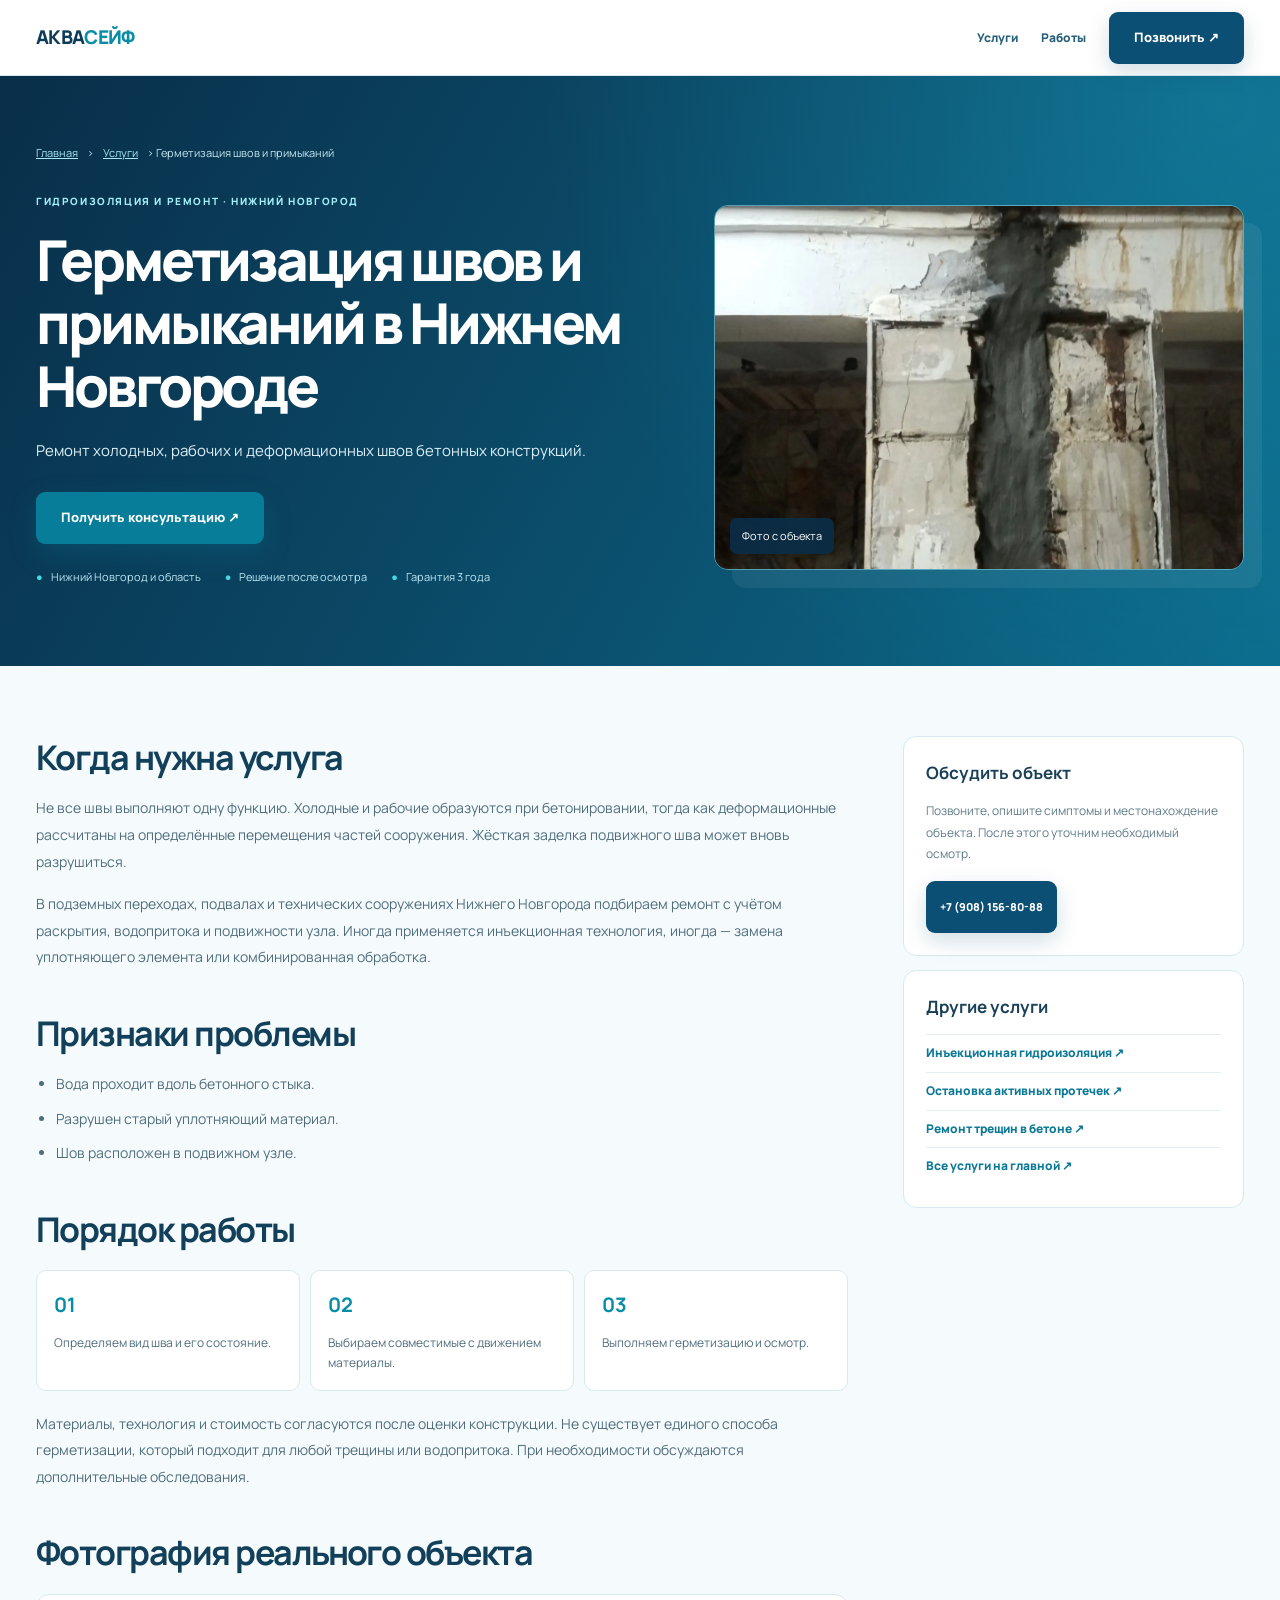
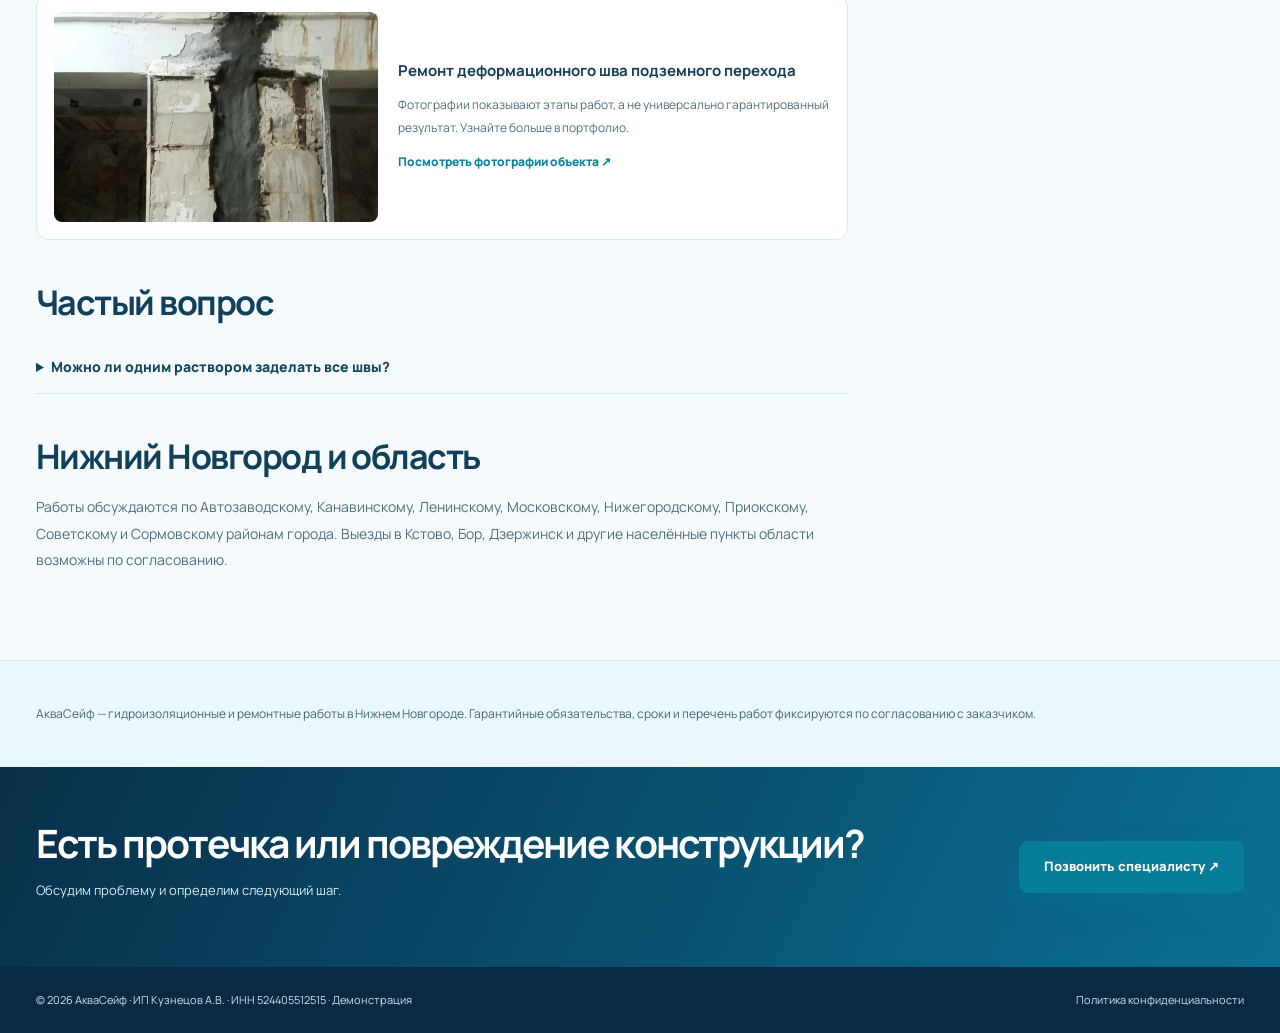
<file: uslugi/germetizatsiya-shvov/index.html>
<!doctype html><html lang="ru"><head>
<meta charset="utf-8"><meta name="viewport" content="width=device-width,initial-scale=1"><meta name="theme-color" content="#0b4f74">
<title>Герметизация швов и примыканий в Нижнем Новгороде | АкваСейф</title>
<meta name="description" content="Герметизация швов и примыканий в Нижнем Новгороде. Ремонт холодных, рабочих и деформационных швов бетонных конструкций. Реальные фото и консультации. +7 (908) 156-80-88.">
<meta name="robots" content="noindex,nofollow">
<link rel="icon" href="../../assets/favicon.svg" type="image/svg+xml">
<link rel="preconnect" href="https://fonts.googleapis.com"><link rel="preconnect" href="https://fonts.gstatic.com" crossorigin>
<link href="https://fonts.googleapis.com/css2?family=Manrope:wght@400;500;600;700;800&display=swap" rel="stylesheet">
<link rel="stylesheet" href="../../assets/styles.css?v=seo-1">
<script type="application/ld+json">{"@context":"https://schema.org","@type":"Service","name":"Герметизация швов и примыканий","serviceType":"Герметизация швов и примыканий","provider":{"@type":"Organization","name":"АкваСейф","telephone":"+79081568088"},"areaServed":[{"@type":"City","name":"Нижний Новгород"},{"@type":"AdministrativeArea","name":"Нижегородская область"}]}</script></head>
<body class="seo-page"><a class="skip" href="#main">Перейти к содержимому</a>
<header class="seo-top"><div class="wrap seo-topinner"><a class="seo-brand" href="../../index.html">АКВА<span>СЕЙФ</span></a><nav class="seo-nav" aria-label="Навигация"><a href="../../index.html#services">Услуги</a><a href="../../index.html#case-studies">Работы</a><a class="button button-dark" href="tel:+79081568088">Позвонить ↗</a></nav></div></header>
<main id="main"><section class="seo-hero"><div class="wrap"><div class="seo-breadcrumbs"><a href="../../index.html">Главная</a><span>›</span><a href="../../index.html#services">Услуги</a><span>› Герметизация швов и примыканий</span></div>
<div class="seo-herogrid"><div><span class="kicker">ГИДРОИЗОЛЯЦИЯ И РЕМОНТ · НИЖНИЙ НОВГОРОД</span><h1>Герметизация швов и примыканий в Нижнем Новгороде</h1><p>Ремонт холодных, рабочих и деформационных швов бетонных конструкций.</p><a href="tel:+79081568088" class="button button-accent">Получить консультацию ↗</a><div class="seo-facts"><span>Нижний Новгород и область</span><span>Решение после осмотра</span><span>Гарантия 3 года</span></div></div>
<div class="seo-heroimg"><img src="../../assets/images/case-seams-03.webp" width="1000" height="900" alt="Ремонт деформационного шва подземного перехода" fetchpriority="high"><span>Фото с объекта</span></div></div></div></section>
<div class="seo-body"><div class="wrap seo-bodygrid"><article class="seo-article">
<h2>Когда нужна услуга</h2><p>Не все швы выполняют одну функцию. Холодные и рабочие образуются при бетонировании, тогда как деформационные рассчитаны на определённые перемещения частей сооружения. Жёсткая заделка подвижного шва может вновь разрушиться.</p><p>В подземных переходах, подвалах и технических сооружениях Нижнего Новгорода подбираем ремонт с учётом раскрытия, водопритока и подвижности узла. Иногда применяется инъекционная технология, иногда — замена уплотняющего элемента или комбинированная обработка.</p>
<h2>Признаки проблемы</h2><ul><li>Вода проходит вдоль бетонного стыка.</li><li>Разрушен старый уплотняющий материал.</li><li>Шов расположен в подвижном узле.</li></ul>
<h2>Порядок работы</h2><div class="seo-steps"><div><b>01</b><p>Определяем вид шва и его состояние.</p></div><div><b>02</b><p>Выбираем совместимые с движением материалы.</p></div><div><b>03</b><p>Выполняем герметизацию и осмотр.</p></div></div>
<p>Материалы, технология и стоимость согласуются после оценки конструкции. Не существует единого способа герметизации, который подходит для любой трещины или водопритока. При необходимости обсуждаются дополнительные обследования.</p>
<h2>Фотография реального объекта</h2><div class="seo-case"><img src="../../assets/images/case-seams-03.webp" width="750" height="600" loading="lazy" alt="Ремонт деформационного шва подземного перехода"><div><strong>Ремонт деформационного шва подземного перехода</strong><p>Фотографии показывают этапы работ, а не универсально гарантированный результат. Узнайте больше в портфолио.</p><a href="../../index.html#case-seams">Посмотреть фотографии объекта ↗</a></div></div>
<h2>Частый вопрос</h2><div class="seo-faq"><details><summary>Можно ли одним раствором заделать все швы?</summary><p>Нет. Для деформационных и неподвижных швов нужны разные решения.</p></details></div>
<h2>Нижний Новгород и область</h2><p>Работы обсуждаются по Автозаводскому, Канавинскому, Ленинскому, Московскому, Нижегородскому, Приокскому, Советскому и Сормовскому районам города. Выезды в Кстово, Бор, Дзержинск и другие населённые пункты области возможны по согласованию.</p>
</article><aside class="seo-side"><div class="seo-sidebox"><h3>Обсудить объект</h3><p>Позвоните, опишите симптомы и местонахождение объекта. После этого уточним необходимый осмотр.</p><a class="button button-dark" href="tel:+79081568088">+7 (908) 156-80-88</a></div><div class="seo-sidebox"><h3>Другие услуги</h3><a href="../inektsionnaya-gidroizolyatsiya/">Инъекционная гидроизоляция ↗</a><a href="../ostanovka-protechek/">Остановка активных протечек ↗</a><a href="../remont-treshchin-betona/">Ремонт трещин в бетоне ↗</a><a href="../../index.html#services">Все услуги на главной ↗</a></div></aside></div></div>
<div class="seo-geo"><div class="wrap"><p>АкваСейф — гидроизоляционные и ремонтные работы в Нижнем Новгороде. Гарантийные обязательства, сроки и перечень работ фиксируются по согласованию с заказчиком.</p></div></div>
<div class="seo-bottomcta"><div class="wrap"><div><h2>Есть протечка или повреждение конструкции?</h2><p>Обсудим проблему и определим следующий шаг.</p></div><a class="button button-accent" href="tel:+79081568088">Позвонить специалисту ↗</a></div></div>
</main><footer class="seo-foot"><div class="wrap"><span>© 2026 АкваСейф · ИП Кузнецов А.В. · ИНН 524405512515 · Демонстрация</span><a href="../../privacy.html">Политика конфиденциальности</a></div></footer></body></html>
</file>
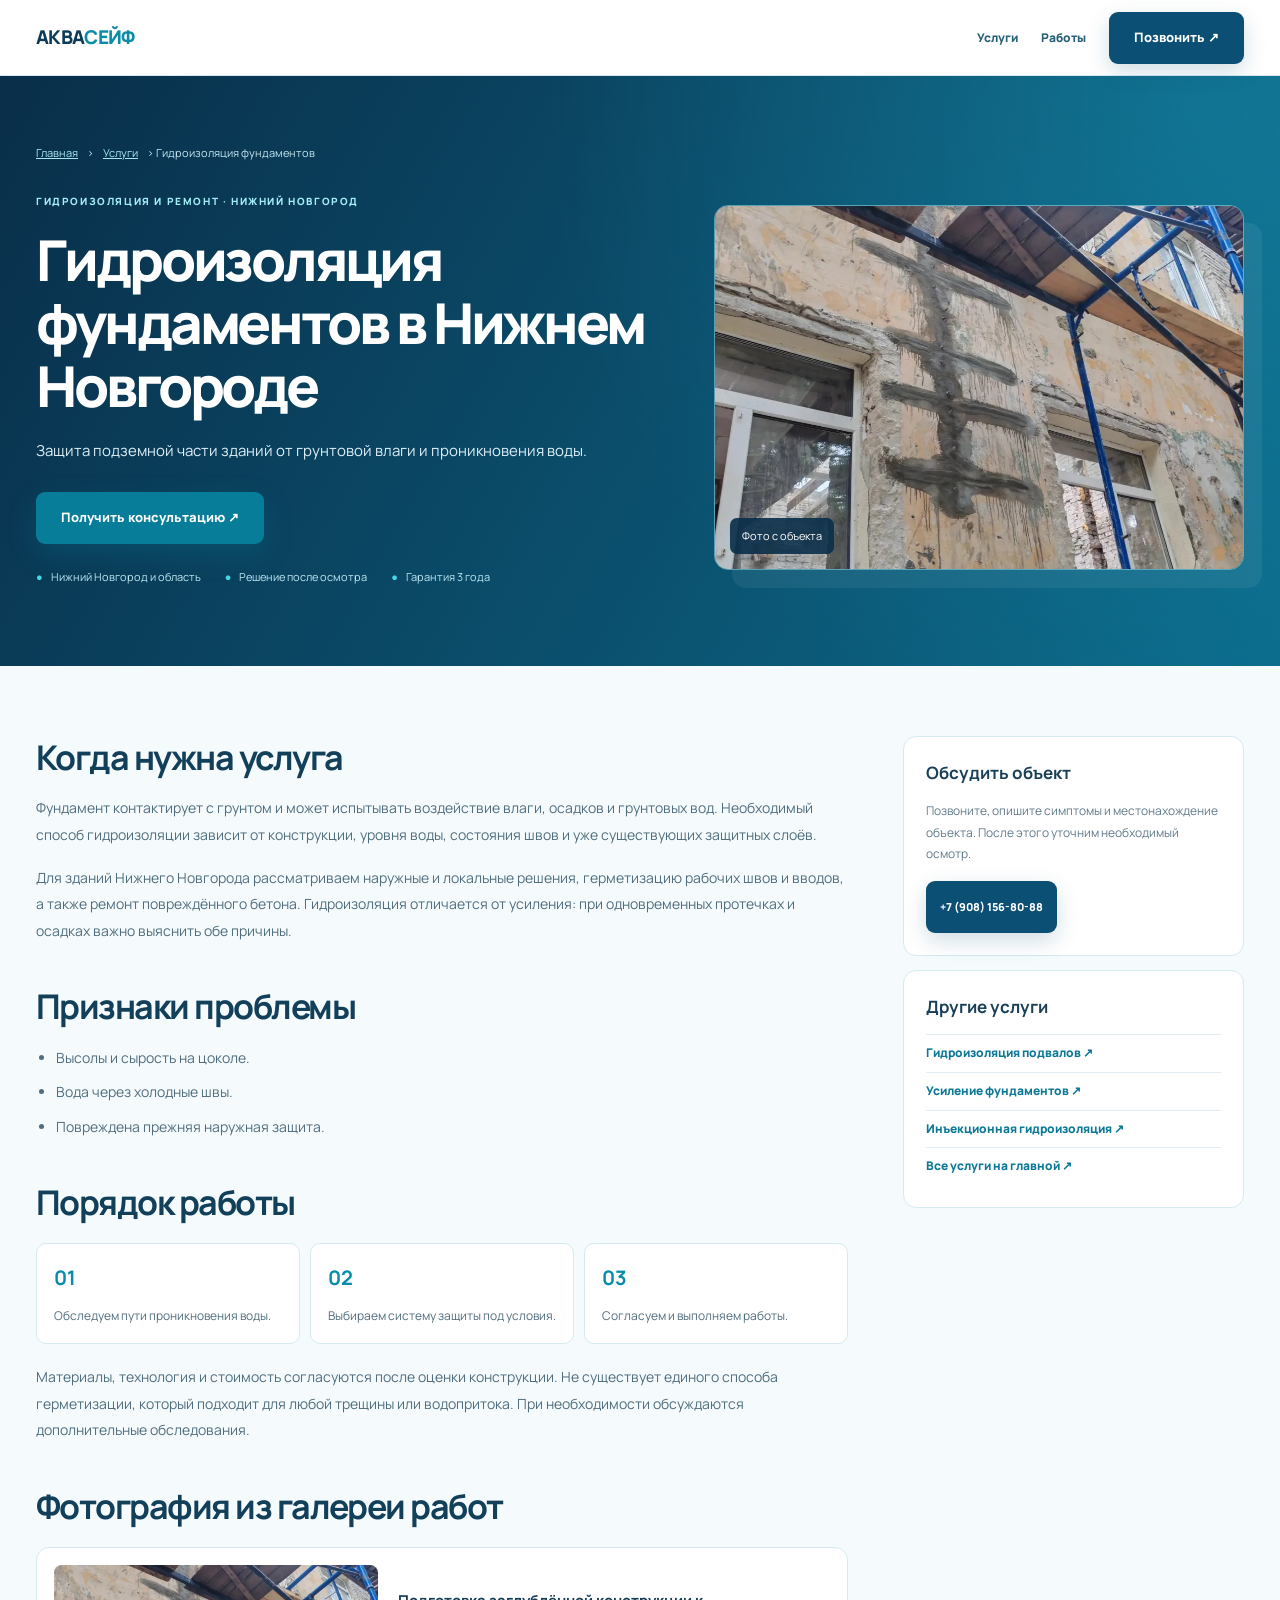
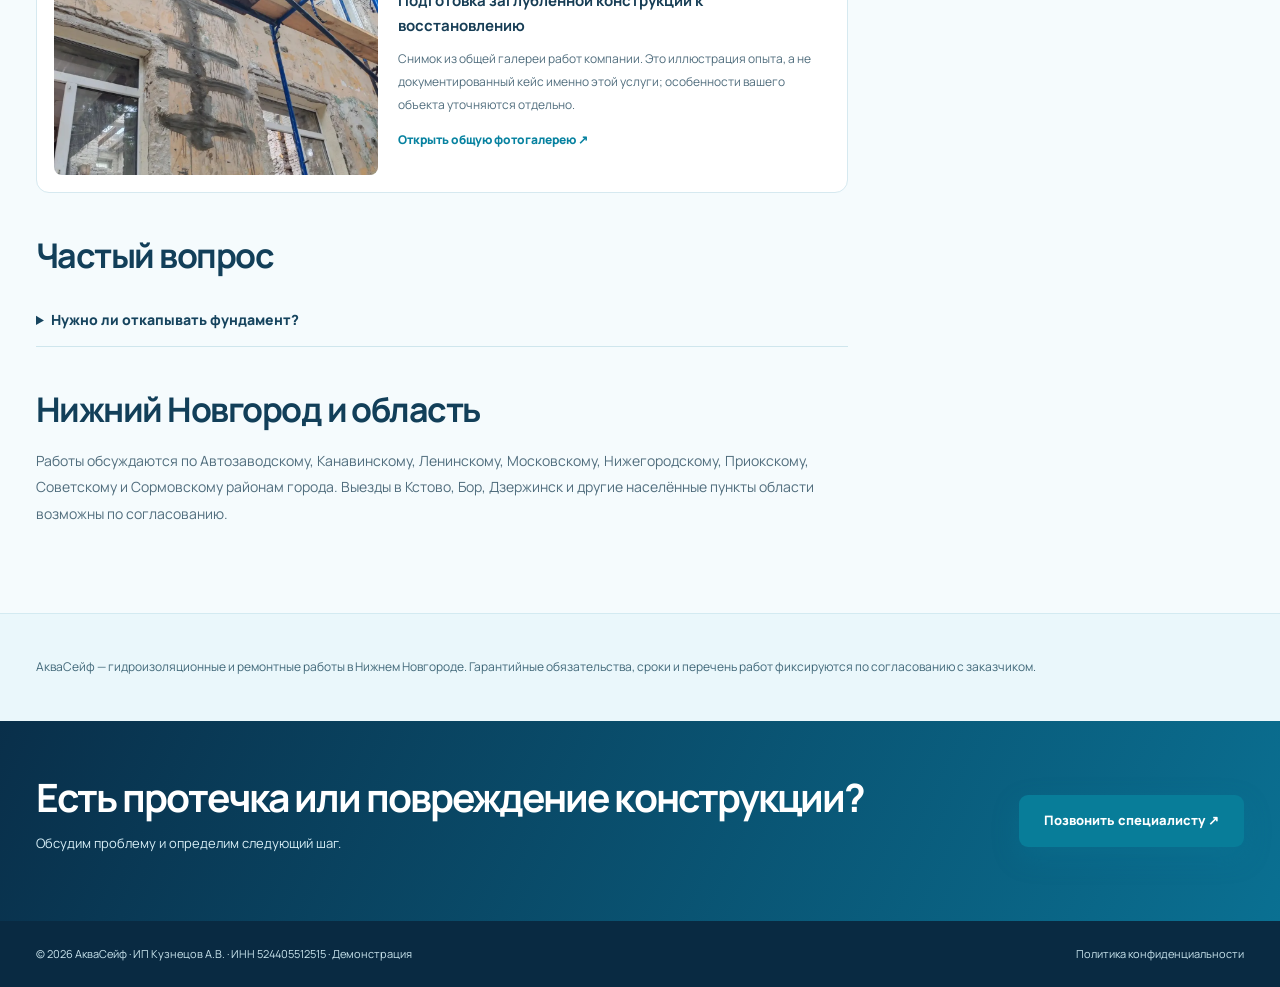
<file: uslugi/gidroizolyatsiya-fundamentov/index.html>
<!doctype html><html lang="ru"><head>
<meta charset="utf-8"><meta name="viewport" content="width=device-width,initial-scale=1"><meta name="theme-color" content="#0b4f74">
<title>Гидроизоляция фундаментов в Нижнем Новгороде | АкваСейф</title>
<meta name="description" content="Гидроизоляция фундаментов в Нижнем Новгороде. Защита подземной части зданий от грунтовой влаги и проникновения воды. Реальные фото и консультации. +7 (908) 156-80-88.">
<meta name="robots" content="noindex,nofollow">
<link rel="icon" href="../../assets/favicon.svg" type="image/svg+xml">
<link rel="preconnect" href="https://fonts.googleapis.com"><link rel="preconnect" href="https://fonts.gstatic.com" crossorigin>
<link href="https://fonts.googleapis.com/css2?family=Manrope:wght@400;500;600;700;800&display=swap" rel="stylesheet">
<link rel="stylesheet" href="../../assets/styles.css?v=seo-1">
<script type="application/ld+json">{"@context":"https://schema.org","@type":"Service","name":"Гидроизоляция фундаментов","serviceType":"Гидроизоляция фундаментов","provider":{"@type":"Organization","name":"АкваСейф","telephone":"+79081568088"},"areaServed":[{"@type":"City","name":"Нижний Новгород"},{"@type":"AdministrativeArea","name":"Нижегородская область"}]}</script></head>
<body class="seo-page"><a class="skip" href="#main">Перейти к содержимому</a>
<header class="seo-top"><div class="wrap seo-topinner"><a class="seo-brand" href="../../index.html">АКВА<span>СЕЙФ</span></a><nav class="seo-nav" aria-label="Навигация"><a href="../../index.html#services">Услуги</a><a href="../../index.html#case-studies">Работы</a><a class="button button-dark" href="tel:+79081568088">Позвонить ↗</a></nav></div></header>
<main id="main"><section class="seo-hero"><div class="wrap"><div class="seo-breadcrumbs"><a href="../../index.html">Главная</a><span>›</span><a href="../../index.html#services">Услуги</a><span>› Гидроизоляция фундаментов</span></div>
<div class="seo-herogrid"><div><span class="kicker">ГИДРОИЗОЛЯЦИЯ И РЕМОНТ · НИЖНИЙ НОВГОРОД</span><h1>Гидроизоляция фундаментов в Нижнем Новгороде</h1><p>Защита подземной части зданий от грунтовой влаги и проникновения воды.</p><a href="tel:+79081568088" class="button button-accent">Получить консультацию ↗</a><div class="seo-facts"><span>Нижний Новгород и область</span><span>Решение после осмотра</span><span>Гарантия 3 года</span></div></div>
<div class="seo-heroimg"><img src="../../assets/images/foundation-prep.webp" width="1000" height="900" alt="Подготовка заглублённой конструкции к восстановлению" fetchpriority="high"><span>Фото с объекта</span></div></div></div></section>
<div class="seo-body"><div class="wrap seo-bodygrid"><article class="seo-article">
<h2>Когда нужна услуга</h2><p>Фундамент контактирует с грунтом и может испытывать воздействие влаги, осадков и грунтовых вод. Необходимый способ гидроизоляции зависит от конструкции, уровня воды, состояния швов и уже существующих защитных слоёв.</p><p>Для зданий Нижнего Новгорода рассматриваем наружные и локальные решения, герметизацию рабочих швов и вводов, а также ремонт повреждённого бетона. Гидроизоляция отличается от усиления: при одновременных протечках и осадках важно выяснить обе причины.</p>
<h2>Признаки проблемы</h2><ul><li>Высолы и сырость на цоколе.</li><li>Вода через холодные швы.</li><li>Повреждена прежняя наружная защита.</li></ul>
<h2>Порядок работы</h2><div class="seo-steps"><div><b>01</b><p>Обследуем пути проникновения воды.</p></div><div><b>02</b><p>Выбираем систему защиты под условия.</p></div><div><b>03</b><p>Согласуем и выполняем работы.</p></div></div>
<p>Материалы, технология и стоимость согласуются после оценки конструкции. Не существует единого способа герметизации, который подходит для любой трещины или водопритока. При необходимости обсуждаются дополнительные обследования.</p>
<h2>Фотография из галереи работ</h2><div class="seo-case"><img src="../../assets/images/foundation-prep.webp" width="750" height="600" loading="lazy" alt="Подготовка заглублённой конструкции к восстановлению"><div><strong>Подготовка заглублённой конструкции к восстановлению</strong><p>Снимок из общей галереи работ компании. Это иллюстрация опыта, а не документированный кейс именно этой услуги; особенности вашего объекта уточняются отдельно.</p><a href="../../index.html#portfolio">Открыть общую фотогалерею ↗</a></div></div>
<h2>Частый вопрос</h2><div class="seo-faq"><details><summary>Нужно ли откапывать фундамент?</summary><p>Не всегда. Локальные дефекты иногда устраняются изнутри, но для наружной защиты бывает нужен доступ к фундаменту.</p></details></div>
<h2>Нижний Новгород и область</h2><p>Работы обсуждаются по Автозаводскому, Канавинскому, Ленинскому, Московскому, Нижегородскому, Приокскому, Советскому и Сормовскому районам города. Выезды в Кстово, Бор, Дзержинск и другие населённые пункты области возможны по согласованию.</p>
</article><aside class="seo-side"><div class="seo-sidebox"><h3>Обсудить объект</h3><p>Позвоните, опишите симптомы и местонахождение объекта. После этого уточним необходимый осмотр.</p><a class="button button-dark" href="tel:+79081568088">+7 (908) 156-80-88</a></div><div class="seo-sidebox"><h3>Другие услуги</h3><a href="../gidroizolyatsiya-podvalov/">Гидроизоляция подвалов ↗</a><a href="../usilenie-fundamentov/">Усиление фундаментов ↗</a><a href="../inektsionnaya-gidroizolyatsiya/">Инъекционная гидроизоляция ↗</a><a href="../../index.html#services">Все услуги на главной ↗</a></div></aside></div></div>
<div class="seo-geo"><div class="wrap"><p>АкваСейф — гидроизоляционные и ремонтные работы в Нижнем Новгороде. Гарантийные обязательства, сроки и перечень работ фиксируются по согласованию с заказчиком.</p></div></div>
<div class="seo-bottomcta"><div class="wrap"><div><h2>Есть протечка или повреждение конструкции?</h2><p>Обсудим проблему и определим следующий шаг.</p></div><a class="button button-accent" href="tel:+79081568088">Позвонить специалисту ↗</a></div></div>
</main><footer class="seo-foot"><div class="wrap"><span>© 2026 АкваСейф · ИП Кузнецов А.В. · ИНН 524405512515 · Демонстрация</span><a href="../../privacy.html">Политика конфиденциальности</a></div></footer></body></html>
</file>
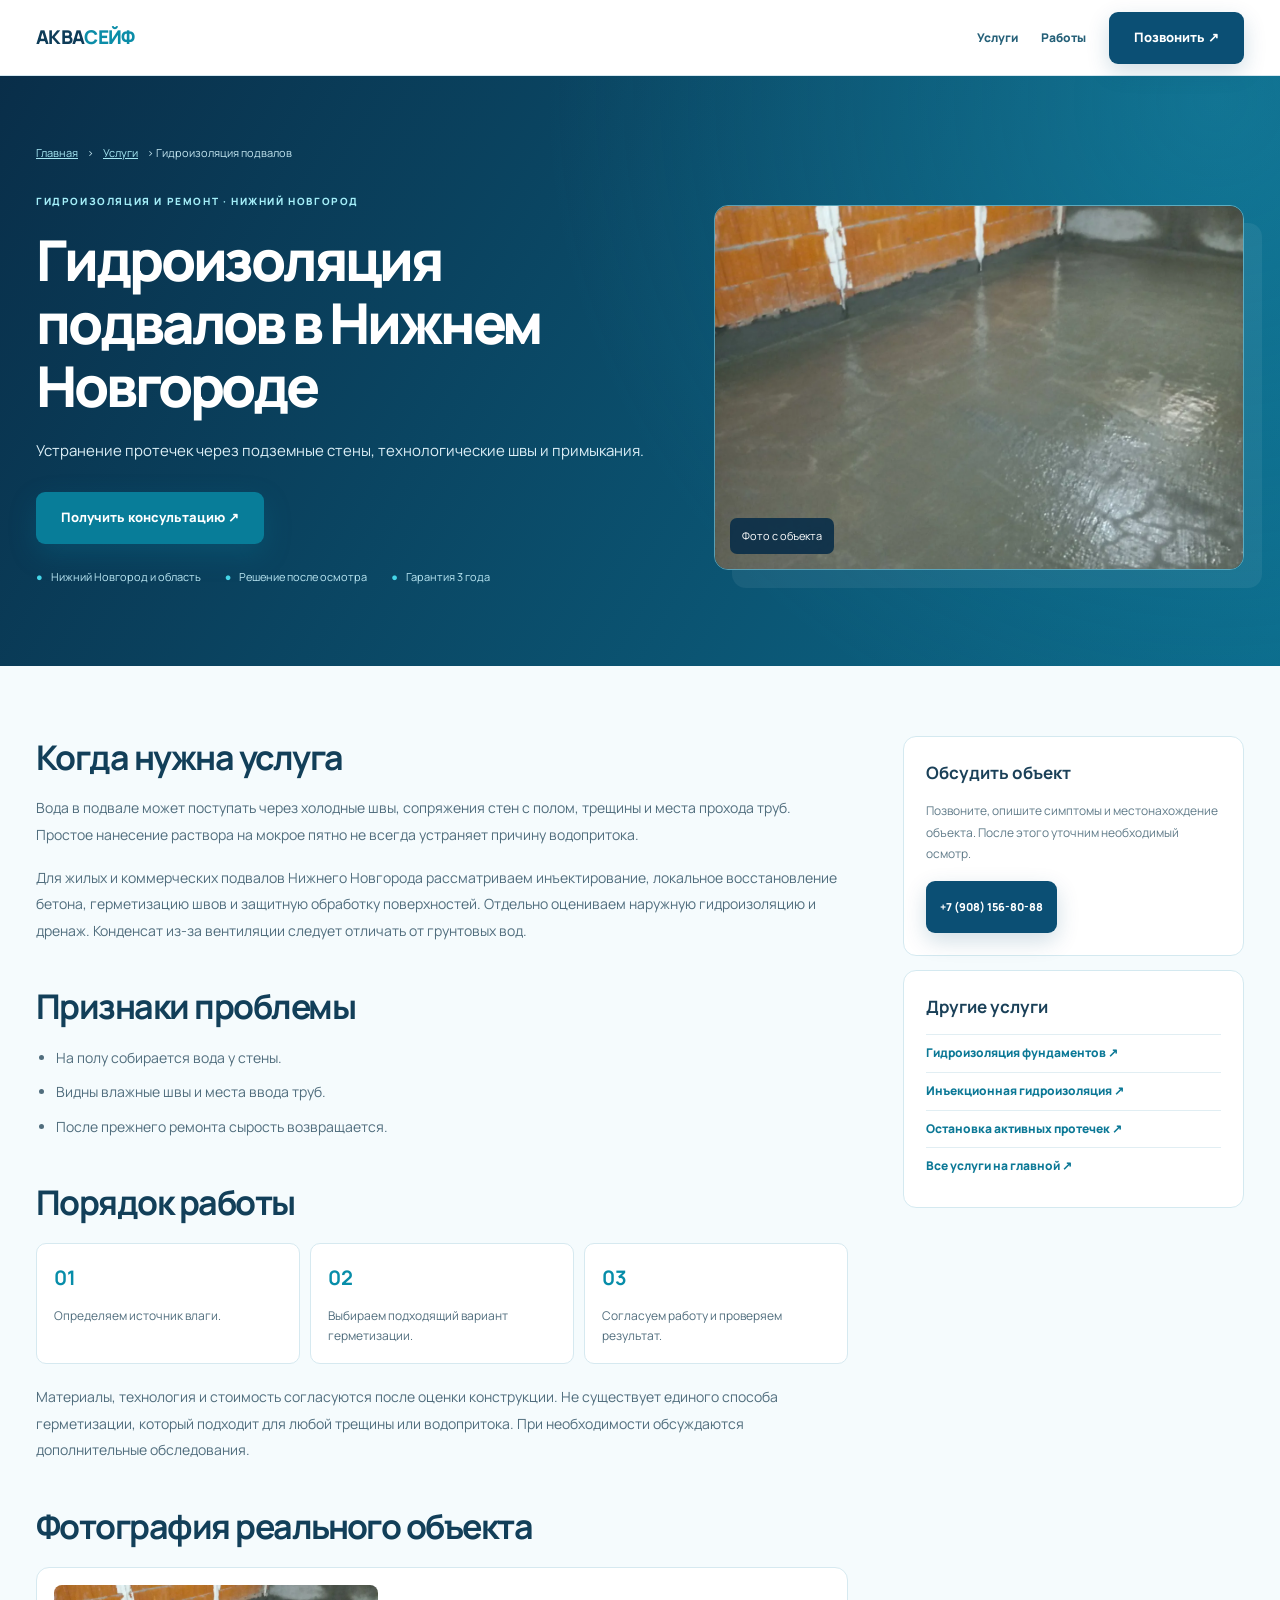
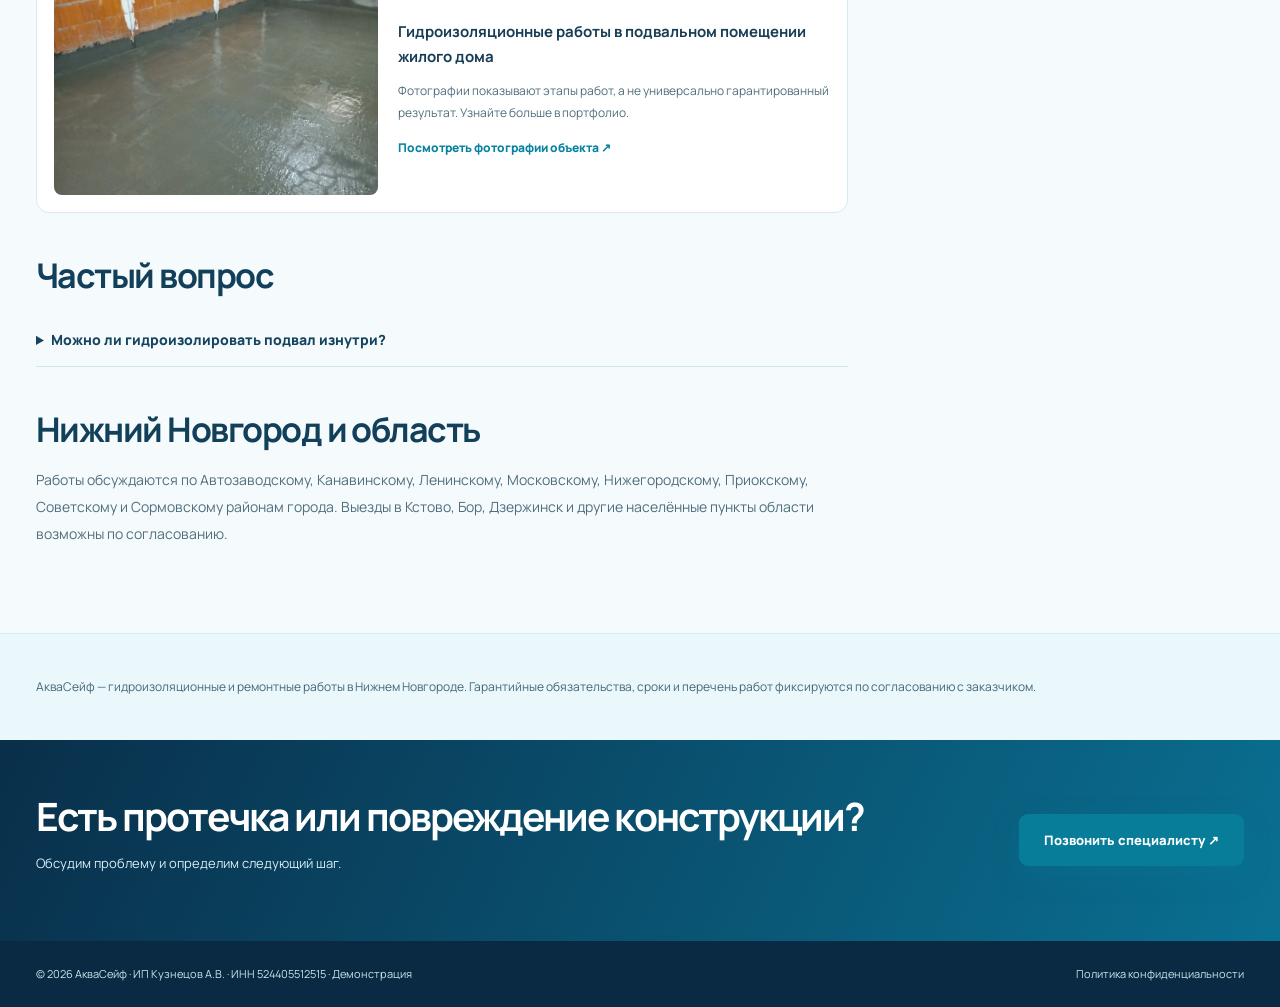
<file: uslugi/gidroizolyatsiya-podvalov/index.html>
<!doctype html><html lang="ru"><head>
<meta charset="utf-8"><meta name="viewport" content="width=device-width,initial-scale=1"><meta name="theme-color" content="#0b4f74">
<title>Гидроизоляция подвалов в Нижнем Новгороде | АкваСейф</title>
<meta name="description" content="Гидроизоляция подвалов в Нижнем Новгороде. Устранение протечек через подземные стены, технологические швы и примыкания. Реальные фото и консультации. +7 (908) 156-80-88.">
<meta name="robots" content="noindex,nofollow">
<link rel="icon" href="../../assets/favicon.svg" type="image/svg+xml">
<link rel="preconnect" href="https://fonts.googleapis.com"><link rel="preconnect" href="https://fonts.gstatic.com" crossorigin>
<link href="https://fonts.googleapis.com/css2?family=Manrope:wght@400;500;600;700;800&display=swap" rel="stylesheet">
<link rel="stylesheet" href="../../assets/styles.css?v=seo-1">
<script type="application/ld+json">{"@context":"https://schema.org","@type":"Service","name":"Гидроизоляция подвалов","serviceType":"Гидроизоляция подвалов","provider":{"@type":"Organization","name":"АкваСейф","telephone":"+79081568088"},"areaServed":[{"@type":"City","name":"Нижний Новгород"},{"@type":"AdministrativeArea","name":"Нижегородская область"}]}</script></head>
<body class="seo-page"><a class="skip" href="#main">Перейти к содержимому</a>
<header class="seo-top"><div class="wrap seo-topinner"><a class="seo-brand" href="../../index.html">АКВА<span>СЕЙФ</span></a><nav class="seo-nav" aria-label="Навигация"><a href="../../index.html#services">Услуги</a><a href="../../index.html#case-studies">Работы</a><a class="button button-dark" href="tel:+79081568088">Позвонить ↗</a></nav></div></header>
<main id="main"><section class="seo-hero"><div class="wrap"><div class="seo-breadcrumbs"><a href="../../index.html">Главная</a><span>›</span><a href="../../index.html#services">Услуги</a><span>› Гидроизоляция подвалов</span></div>
<div class="seo-herogrid"><div><span class="kicker">ГИДРОИЗОЛЯЦИЯ И РЕМОНТ · НИЖНИЙ НОВГОРОД</span><h1>Гидроизоляция подвалов в Нижнем Новгороде</h1><p>Устранение протечек через подземные стены, технологические швы и примыкания.</p><a href="tel:+79081568088" class="button button-accent">Получить консультацию ↗</a><div class="seo-facts"><span>Нижний Новгород и область</span><span>Решение после осмотра</span><span>Гарантия 3 года</span></div></div>
<div class="seo-heroimg"><img src="../../assets/images/case-basement-05.webp" width="1000" height="900" alt="Гидроизоляционные работы в подвальном помещении жилого дома" fetchpriority="high"><span>Фото с объекта</span></div></div></div></section>
<div class="seo-body"><div class="wrap seo-bodygrid"><article class="seo-article">
<h2>Когда нужна услуга</h2><p>Вода в подвале может поступать через холодные швы, сопряжения стен с полом, трещины и места прохода труб. Простое нанесение раствора на мокрое пятно не всегда устраняет причину водопритока.</p><p>Для жилых и коммерческих подвалов Нижнего Новгорода рассматриваем инъектирование, локальное восстановление бетона, герметизацию швов и защитную обработку поверхностей. Отдельно оцениваем наружную гидроизоляцию и дренаж. Конденсат из-за вентиляции следует отличать от грунтовых вод.</p>
<h2>Признаки проблемы</h2><ul><li>На полу собирается вода у стены.</li><li>Видны влажные швы и места ввода труб.</li><li>После прежнего ремонта сырость возвращается.</li></ul>
<h2>Порядок работы</h2><div class="seo-steps"><div><b>01</b><p>Определяем источник влаги.</p></div><div><b>02</b><p>Выбираем подходящий вариант герметизации.</p></div><div><b>03</b><p>Согласуем работу и проверяем результат.</p></div></div>
<p>Материалы, технология и стоимость согласуются после оценки конструкции. Не существует единого способа герметизации, который подходит для любой трещины или водопритока. При необходимости обсуждаются дополнительные обследования.</p>
<h2>Фотография реального объекта</h2><div class="seo-case"><img src="../../assets/images/case-basement-05.webp" width="750" height="600" loading="lazy" alt="Гидроизоляционные работы в подвальном помещении жилого дома"><div><strong>Гидроизоляционные работы в подвальном помещении жилого дома</strong><p>Фотографии показывают этапы работ, а не универсально гарантированный результат. Узнайте больше в портфолио.</p><a href="../../index.html#case-basement">Посмотреть фотографии объекта ↗</a></div></div>
<h2>Частый вопрос</h2><div class="seo-faq"><details><summary>Можно ли гидроизолировать подвал изнутри?</summary><p>Для некоторых дефектов да. При системном нарушении наружной защиты могут понадобиться дополнительные меры.</p></details></div>
<h2>Нижний Новгород и область</h2><p>Работы обсуждаются по Автозаводскому, Канавинскому, Ленинскому, Московскому, Нижегородскому, Приокскому, Советскому и Сормовскому районам города. Выезды в Кстово, Бор, Дзержинск и другие населённые пункты области возможны по согласованию.</p>
</article><aside class="seo-side"><div class="seo-sidebox"><h3>Обсудить объект</h3><p>Позвоните, опишите симптомы и местонахождение объекта. После этого уточним необходимый осмотр.</p><a class="button button-dark" href="tel:+79081568088">+7 (908) 156-80-88</a></div><div class="seo-sidebox"><h3>Другие услуги</h3><a href="../gidroizolyatsiya-fundamentov/">Гидроизоляция фундаментов ↗</a><a href="../inektsionnaya-gidroizolyatsiya/">Инъекционная гидроизоляция ↗</a><a href="../ostanovka-protechek/">Остановка активных протечек ↗</a><a href="../../index.html#services">Все услуги на главной ↗</a></div></aside></div></div>
<div class="seo-geo"><div class="wrap"><p>АкваСейф — гидроизоляционные и ремонтные работы в Нижнем Новгороде. Гарантийные обязательства, сроки и перечень работ фиксируются по согласованию с заказчиком.</p></div></div>
<div class="seo-bottomcta"><div class="wrap"><div><h2>Есть протечка или повреждение конструкции?</h2><p>Обсудим проблему и определим следующий шаг.</p></div><a class="button button-accent" href="tel:+79081568088">Позвонить специалисту ↗</a></div></div>
</main><footer class="seo-foot"><div class="wrap"><span>© 2026 АкваСейф · ИП Кузнецов А.В. · ИНН 524405512515 · Демонстрация</span><a href="../../privacy.html">Политика конфиденциальности</a></div></footer></body></html>
</file>
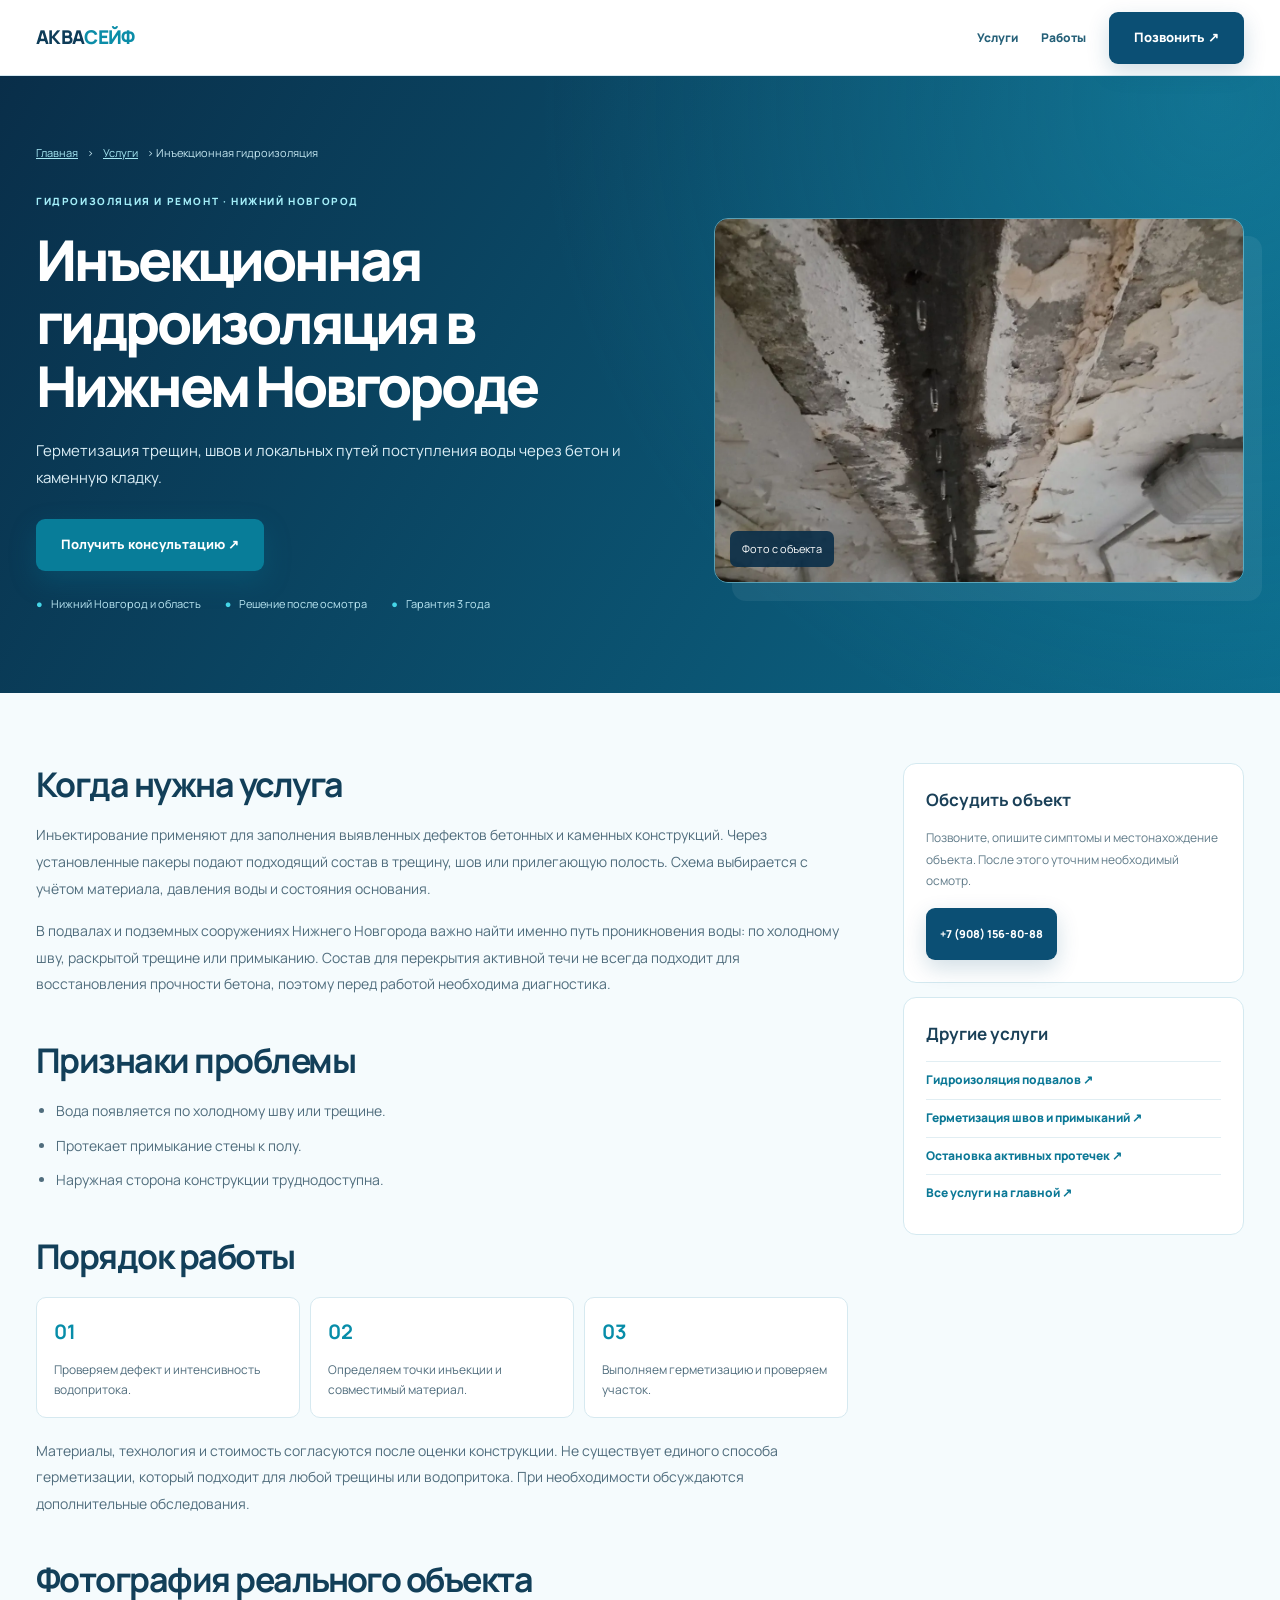
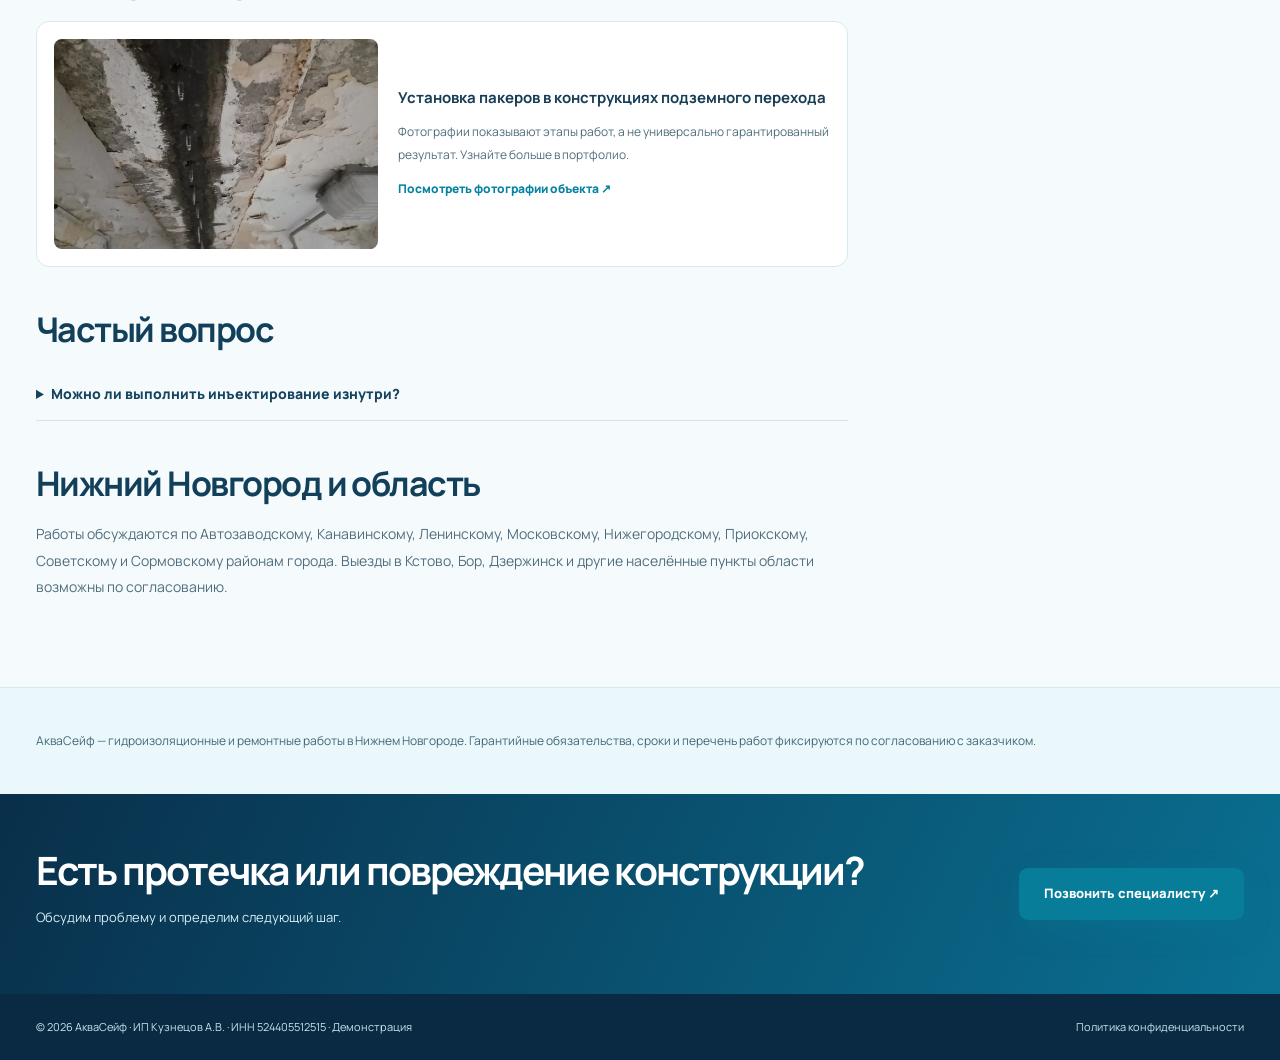
<file: uslugi/inektsionnaya-gidroizolyatsiya/index.html>
<!doctype html><html lang="ru"><head>
<meta charset="utf-8"><meta name="viewport" content="width=device-width,initial-scale=1"><meta name="theme-color" content="#0b4f74">
<title>Инъекционная гидроизоляция в Нижнем Новгороде | АкваСейф</title>
<meta name="description" content="Инъекционная гидроизоляция в Нижнем Новгороде. Герметизация трещин, швов и локальных путей поступления воды через бетон и каменную кладку. Реальные фото и консультации. +7 (908) 15">
<meta name="robots" content="noindex,nofollow">
<link rel="icon" href="../../assets/favicon.svg" type="image/svg+xml">
<link rel="preconnect" href="https://fonts.googleapis.com"><link rel="preconnect" href="https://fonts.gstatic.com" crossorigin>
<link href="https://fonts.googleapis.com/css2?family=Manrope:wght@400;500;600;700;800&display=swap" rel="stylesheet">
<link rel="stylesheet" href="../../assets/styles.css?v=seo-1">
<script type="application/ld+json">{"@context":"https://schema.org","@type":"Service","name":"Инъекционная гидроизоляция","serviceType":"Инъекционная гидроизоляция","provider":{"@type":"Organization","name":"АкваСейф","telephone":"+79081568088"},"areaServed":[{"@type":"City","name":"Нижний Новгород"},{"@type":"AdministrativeArea","name":"Нижегородская область"}]}</script></head>
<body class="seo-page"><a class="skip" href="#main">Перейти к содержимому</a>
<header class="seo-top"><div class="wrap seo-topinner"><a class="seo-brand" href="../../index.html">АКВА<span>СЕЙФ</span></a><nav class="seo-nav" aria-label="Навигация"><a href="../../index.html#services">Услуги</a><a href="../../index.html#case-studies">Работы</a><a class="button button-dark" href="tel:+79081568088">Позвонить ↗</a></nav></div></header>
<main id="main"><section class="seo-hero"><div class="wrap"><div class="seo-breadcrumbs"><a href="../../index.html">Главная</a><span>›</span><a href="../../index.html#services">Услуги</a><span>› Инъекционная гидроизоляция</span></div>
<div class="seo-herogrid"><div><span class="kicker">ГИДРОИЗОЛЯЦИЯ И РЕМОНТ · НИЖНИЙ НОВГОРОД</span><h1>Инъекционная гидроизоляция в Нижнем Новгороде</h1><p>Герметизация трещин, швов и локальных путей поступления воды через бетон и каменную кладку.</p><a href="tel:+79081568088" class="button button-accent">Получить консультацию ↗</a><div class="seo-facts"><span>Нижний Новгород и область</span><span>Решение после осмотра</span><span>Гарантия 3 года</span></div></div>
<div class="seo-heroimg"><img src="../../assets/images/case-injection-02.webp" width="1000" height="900" alt="Установка пакеров в конструкциях подземного перехода" fetchpriority="high"><span>Фото с объекта</span></div></div></div></section>
<div class="seo-body"><div class="wrap seo-bodygrid"><article class="seo-article">
<h2>Когда нужна услуга</h2><p>Инъектирование применяют для заполнения выявленных дефектов бетонных и каменных конструкций. Через установленные пакеры подают подходящий состав в трещину, шов или прилегающую полость. Схема выбирается с учётом материала, давления воды и состояния основания.</p><p>В подвалах и подземных сооружениях Нижнего Новгорода важно найти именно путь проникновения воды: по холодному шву, раскрытой трещине или примыканию. Состав для перекрытия активной течи не всегда подходит для восстановления прочности бетона, поэтому перед работой необходима диагностика.</p>
<h2>Признаки проблемы</h2><ul><li>Вода появляется по холодному шву или трещине.</li><li>Протекает примыкание стены к полу.</li><li>Наружная сторона конструкции труднодоступна.</li></ul>
<h2>Порядок работы</h2><div class="seo-steps"><div><b>01</b><p>Проверяем дефект и интенсивность водопритока.</p></div><div><b>02</b><p>Определяем точки инъекции и совместимый материал.</p></div><div><b>03</b><p>Выполняем герметизацию и проверяем участок.</p></div></div>
<p>Материалы, технология и стоимость согласуются после оценки конструкции. Не существует единого способа герметизации, который подходит для любой трещины или водопритока. При необходимости обсуждаются дополнительные обследования.</p>
<h2>Фотография реального объекта</h2><div class="seo-case"><img src="../../assets/images/case-injection-02.webp" width="750" height="600" loading="lazy" alt="Установка пакеров в конструкциях подземного перехода"><div><strong>Установка пакеров в конструкциях подземного перехода</strong><p>Фотографии показывают этапы работ, а не универсально гарантированный результат. Узнайте больше в портфолио.</p><a href="../../index.html#case-injection">Посмотреть фотографии объекта ↗</a></div></div>
<h2>Частый вопрос</h2><div class="seo-faq"><details><summary>Можно ли выполнить инъектирование изнутри?</summary><p>Иногда да, если дефект доступен и технология соответствует условиям. Полная раскопка снаружи требуется не всегда.</p></details></div>
<h2>Нижний Новгород и область</h2><p>Работы обсуждаются по Автозаводскому, Канавинскому, Ленинскому, Московскому, Нижегородскому, Приокскому, Советскому и Сормовскому районам города. Выезды в Кстово, Бор, Дзержинск и другие населённые пункты области возможны по согласованию.</p>
</article><aside class="seo-side"><div class="seo-sidebox"><h3>Обсудить объект</h3><p>Позвоните, опишите симптомы и местонахождение объекта. После этого уточним необходимый осмотр.</p><a class="button button-dark" href="tel:+79081568088">+7 (908) 156-80-88</a></div><div class="seo-sidebox"><h3>Другие услуги</h3><a href="../gidroizolyatsiya-podvalov/">Гидроизоляция подвалов ↗</a><a href="../germetizatsiya-shvov/">Герметизация швов и примыканий ↗</a><a href="../ostanovka-protechek/">Остановка активных протечек ↗</a><a href="../../index.html#services">Все услуги на главной ↗</a></div></aside></div></div>
<div class="seo-geo"><div class="wrap"><p>АкваСейф — гидроизоляционные и ремонтные работы в Нижнем Новгороде. Гарантийные обязательства, сроки и перечень работ фиксируются по согласованию с заказчиком.</p></div></div>
<div class="seo-bottomcta"><div class="wrap"><div><h2>Есть протечка или повреждение конструкции?</h2><p>Обсудим проблему и определим следующий шаг.</p></div><a class="button button-accent" href="tel:+79081568088">Позвонить специалисту ↗</a></div></div>
</main><footer class="seo-foot"><div class="wrap"><span>© 2026 АкваСейф · ИП Кузнецов А.В. · ИНН 524405512515 · Демонстрация</span><a href="../../privacy.html">Политика конфиденциальности</a></div></footer></body></html>
</file>
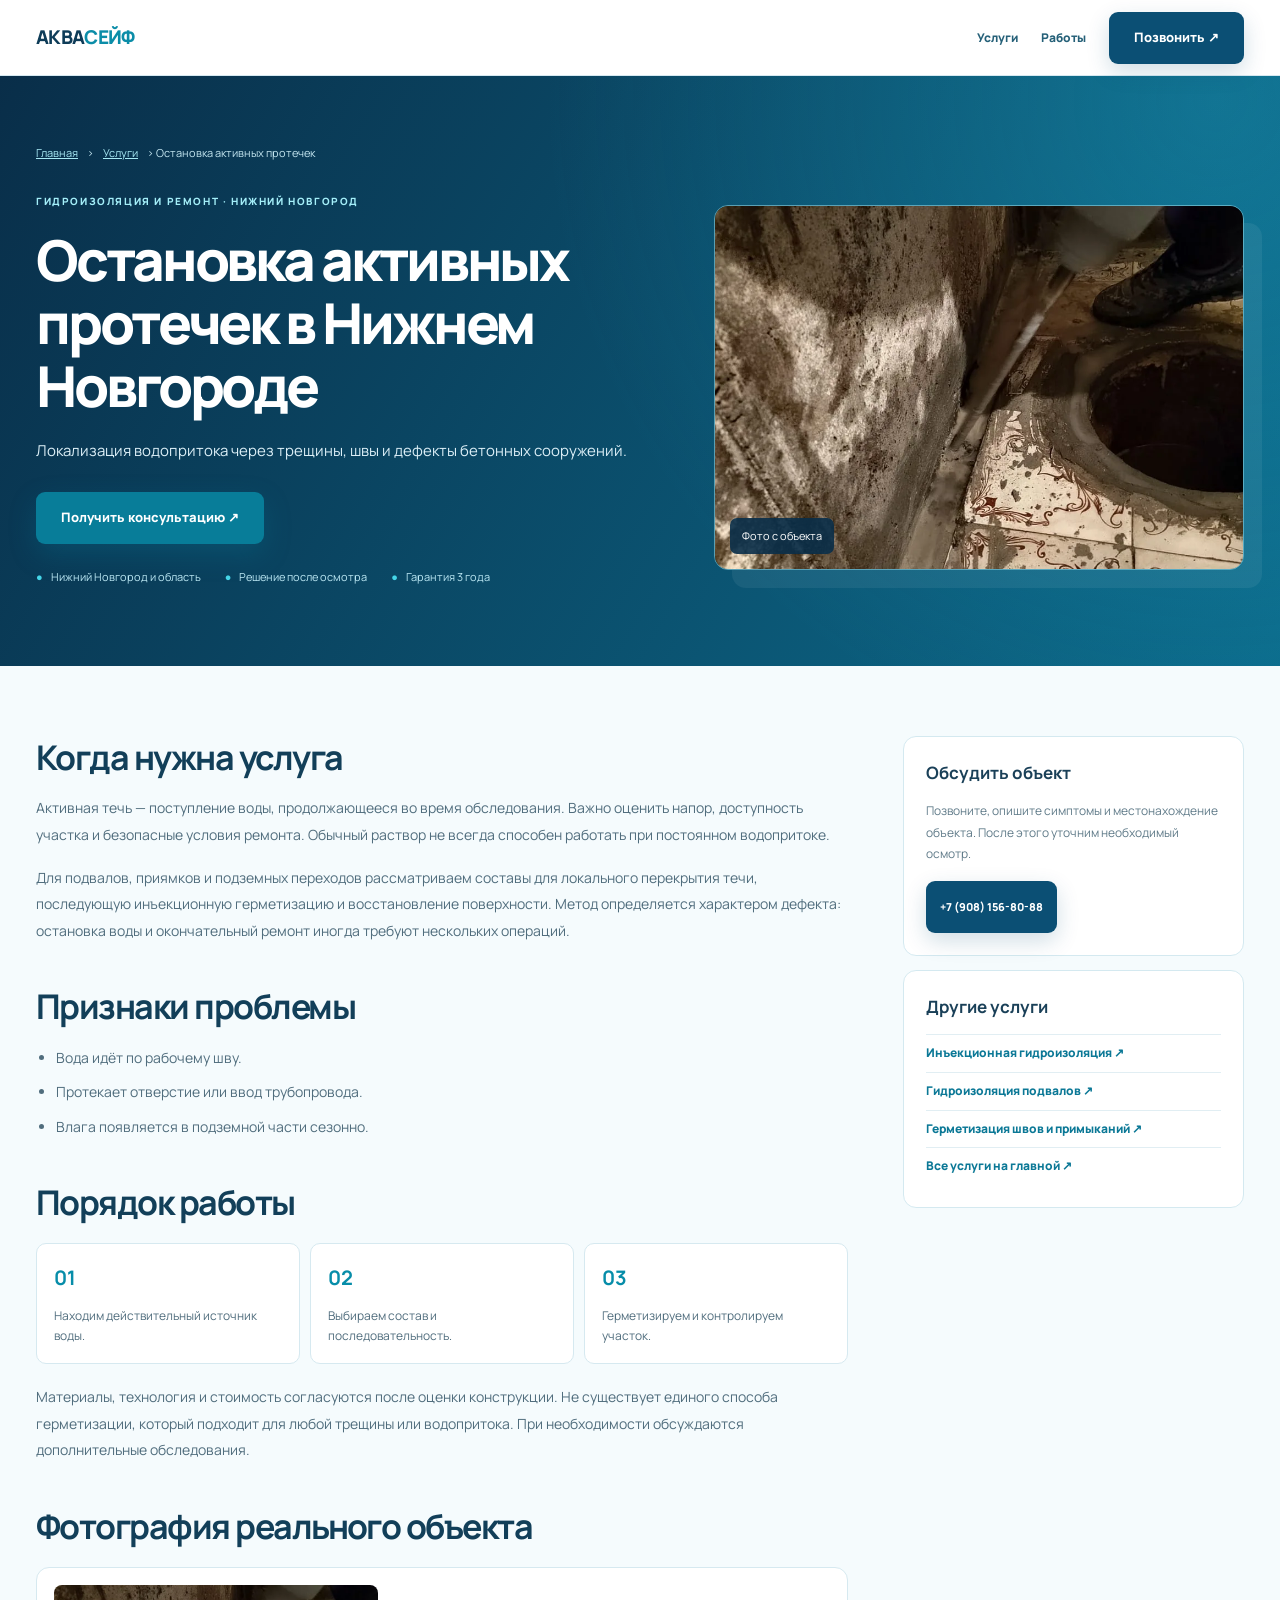
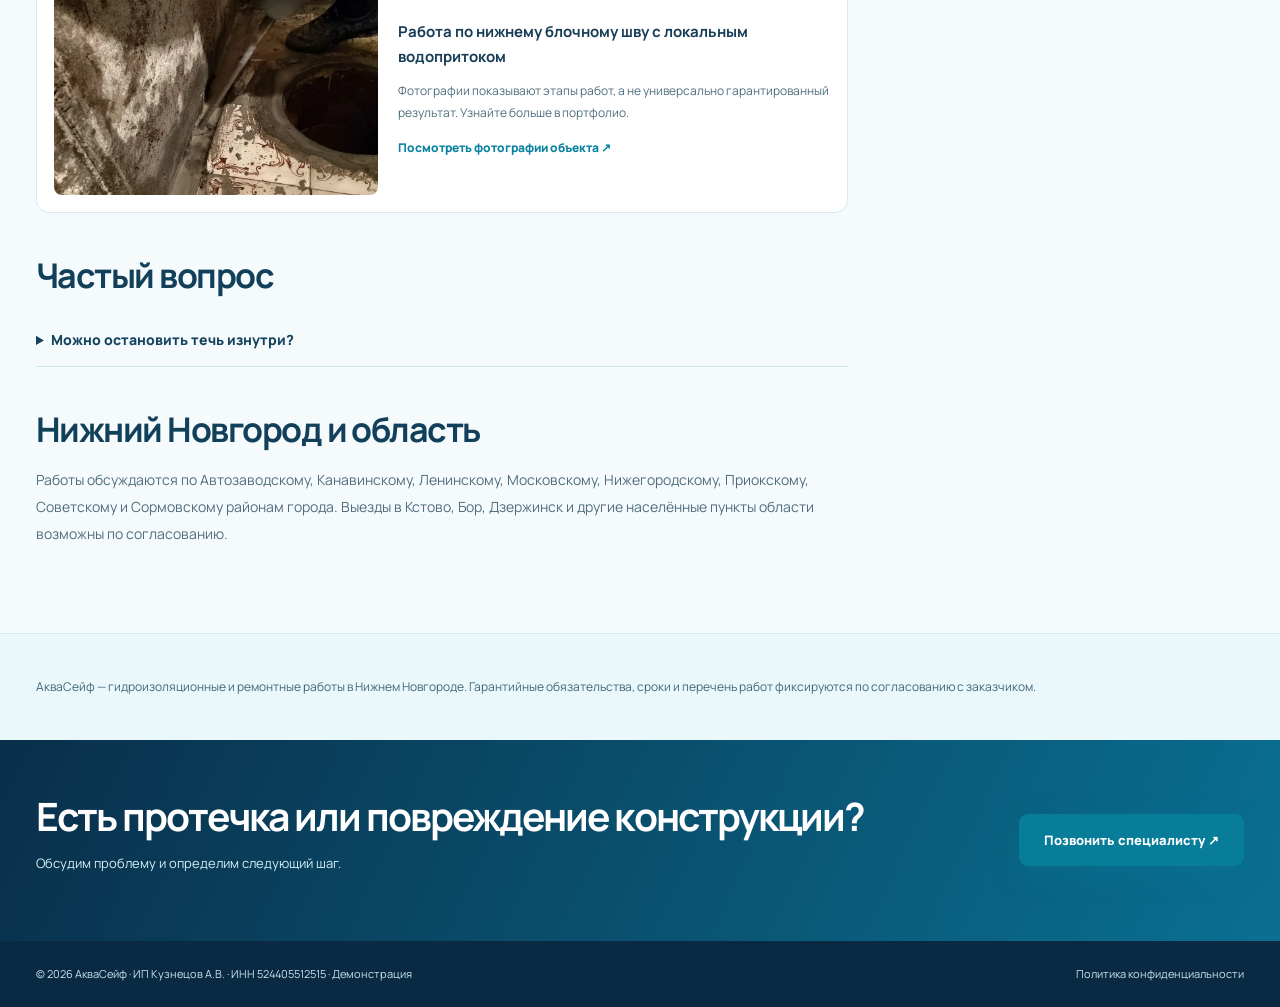
<file: uslugi/ostanovka-protechek/index.html>
<!doctype html><html lang="ru"><head>
<meta charset="utf-8"><meta name="viewport" content="width=device-width,initial-scale=1"><meta name="theme-color" content="#0b4f74">
<title>Остановка активных протечек в Нижнем Новгороде | АкваСейф</title>
<meta name="description" content="Остановка активных протечек в Нижнем Новгороде. Локализация водопритока через трещины, швы и дефекты бетонных сооружений. Реальные фото и консультации. +7 (908) 156-80-88.">
<meta name="robots" content="noindex,nofollow">
<link rel="icon" href="../../assets/favicon.svg" type="image/svg+xml">
<link rel="preconnect" href="https://fonts.googleapis.com"><link rel="preconnect" href="https://fonts.gstatic.com" crossorigin>
<link href="https://fonts.googleapis.com/css2?family=Manrope:wght@400;500;600;700;800&display=swap" rel="stylesheet">
<link rel="stylesheet" href="../../assets/styles.css?v=seo-1">
<script type="application/ld+json">{"@context":"https://schema.org","@type":"Service","name":"Остановка активных протечек","serviceType":"Остановка активных протечек","provider":{"@type":"Organization","name":"АкваСейф","telephone":"+79081568088"},"areaServed":[{"@type":"City","name":"Нижний Новгород"},{"@type":"AdministrativeArea","name":"Нижегородская область"}]}</script></head>
<body class="seo-page"><a class="skip" href="#main">Перейти к содержимому</a>
<header class="seo-top"><div class="wrap seo-topinner"><a class="seo-brand" href="../../index.html">АКВА<span>СЕЙФ</span></a><nav class="seo-nav" aria-label="Навигация"><a href="../../index.html#services">Услуги</a><a href="../../index.html#case-studies">Работы</a><a class="button button-dark" href="tel:+79081568088">Позвонить ↗</a></nav></div></header>
<main id="main"><section class="seo-hero"><div class="wrap"><div class="seo-breadcrumbs"><a href="../../index.html">Главная</a><span>›</span><a href="../../index.html#services">Услуги</a><span>› Остановка активных протечек</span></div>
<div class="seo-herogrid"><div><span class="kicker">ГИДРОИЗОЛЯЦИЯ И РЕМОНТ · НИЖНИЙ НОВГОРОД</span><h1>Остановка активных протечек в Нижнем Новгороде</h1><p>Локализация водопритока через трещины, швы и дефекты бетонных сооружений.</p><a href="tel:+79081568088" class="button button-accent">Получить консультацию ↗</a><div class="seo-facts"><span>Нижний Новгород и область</span><span>Решение после осмотра</span><span>Гарантия 3 года</span></div></div>
<div class="seo-heroimg"><img src="../../assets/images/case-lower-seam-01.webp" width="1000" height="900" alt="Работа по нижнему блочному шву с локальным водопритоком" fetchpriority="high"><span>Фото с объекта</span></div></div></div></section>
<div class="seo-body"><div class="wrap seo-bodygrid"><article class="seo-article">
<h2>Когда нужна услуга</h2><p>Активная течь — поступление воды, продолжающееся во время обследования. Важно оценить напор, доступность участка и безопасные условия ремонта. Обычный раствор не всегда способен работать при постоянном водопритоке.</p><p>Для подвалов, приямков и подземных переходов рассматриваем составы для локального перекрытия течи, последующую инъекционную герметизацию и восстановление поверхности. Метод определяется характером дефекта: остановка воды и окончательный ремонт иногда требуют нескольких операций.</p>
<h2>Признаки проблемы</h2><ul><li>Вода идёт по рабочему шву.</li><li>Протекает отверстие или ввод трубопровода.</li><li>Влага появляется в подземной части сезонно.</li></ul>
<h2>Порядок работы</h2><div class="seo-steps"><div><b>01</b><p>Находим действительный источник воды.</p></div><div><b>02</b><p>Выбираем состав и последовательность.</p></div><div><b>03</b><p>Герметизируем и контролируем участок.</p></div></div>
<p>Материалы, технология и стоимость согласуются после оценки конструкции. Не существует единого способа герметизации, который подходит для любой трещины или водопритока. При необходимости обсуждаются дополнительные обследования.</p>
<h2>Фотография реального объекта</h2><div class="seo-case"><img src="../../assets/images/case-lower-seam-01.webp" width="750" height="600" loading="lazy" alt="Работа по нижнему блочному шву с локальным водопритоком"><div><strong>Работа по нижнему блочному шву с локальным водопритоком</strong><p>Фотографии показывают этапы работ, а не универсально гарантированный результат. Узнайте больше в портфолио.</p><a href="../../index.html#case-lower-seam">Посмотреть фотографии объекта ↗</a></div></div>
<h2>Частый вопрос</h2><div class="seo-faq"><details><summary>Можно остановить течь изнутри?</summary><p>В некоторых случаях да, если есть доступ к дефекту и это допускают условия водопритока.</p></details></div>
<h2>Нижний Новгород и область</h2><p>Работы обсуждаются по Автозаводскому, Канавинскому, Ленинскому, Московскому, Нижегородскому, Приокскому, Советскому и Сормовскому районам города. Выезды в Кстово, Бор, Дзержинск и другие населённые пункты области возможны по согласованию.</p>
</article><aside class="seo-side"><div class="seo-sidebox"><h3>Обсудить объект</h3><p>Позвоните, опишите симптомы и местонахождение объекта. После этого уточним необходимый осмотр.</p><a class="button button-dark" href="tel:+79081568088">+7 (908) 156-80-88</a></div><div class="seo-sidebox"><h3>Другие услуги</h3><a href="../inektsionnaya-gidroizolyatsiya/">Инъекционная гидроизоляция ↗</a><a href="../gidroizolyatsiya-podvalov/">Гидроизоляция подвалов ↗</a><a href="../germetizatsiya-shvov/">Герметизация швов и примыканий ↗</a><a href="../../index.html#services">Все услуги на главной ↗</a></div></aside></div></div>
<div class="seo-geo"><div class="wrap"><p>АкваСейф — гидроизоляционные и ремонтные работы в Нижнем Новгороде. Гарантийные обязательства, сроки и перечень работ фиксируются по согласованию с заказчиком.</p></div></div>
<div class="seo-bottomcta"><div class="wrap"><div><h2>Есть протечка или повреждение конструкции?</h2><p>Обсудим проблему и определим следующий шаг.</p></div><a class="button button-accent" href="tel:+79081568088">Позвонить специалисту ↗</a></div></div>
</main><footer class="seo-foot"><div class="wrap"><span>© 2026 АкваСейф · ИП Кузнецов А.В. · ИНН 524405512515 · Демонстрация</span><a href="../../privacy.html">Политика конфиденциальности</a></div></footer></body></html>
</file>
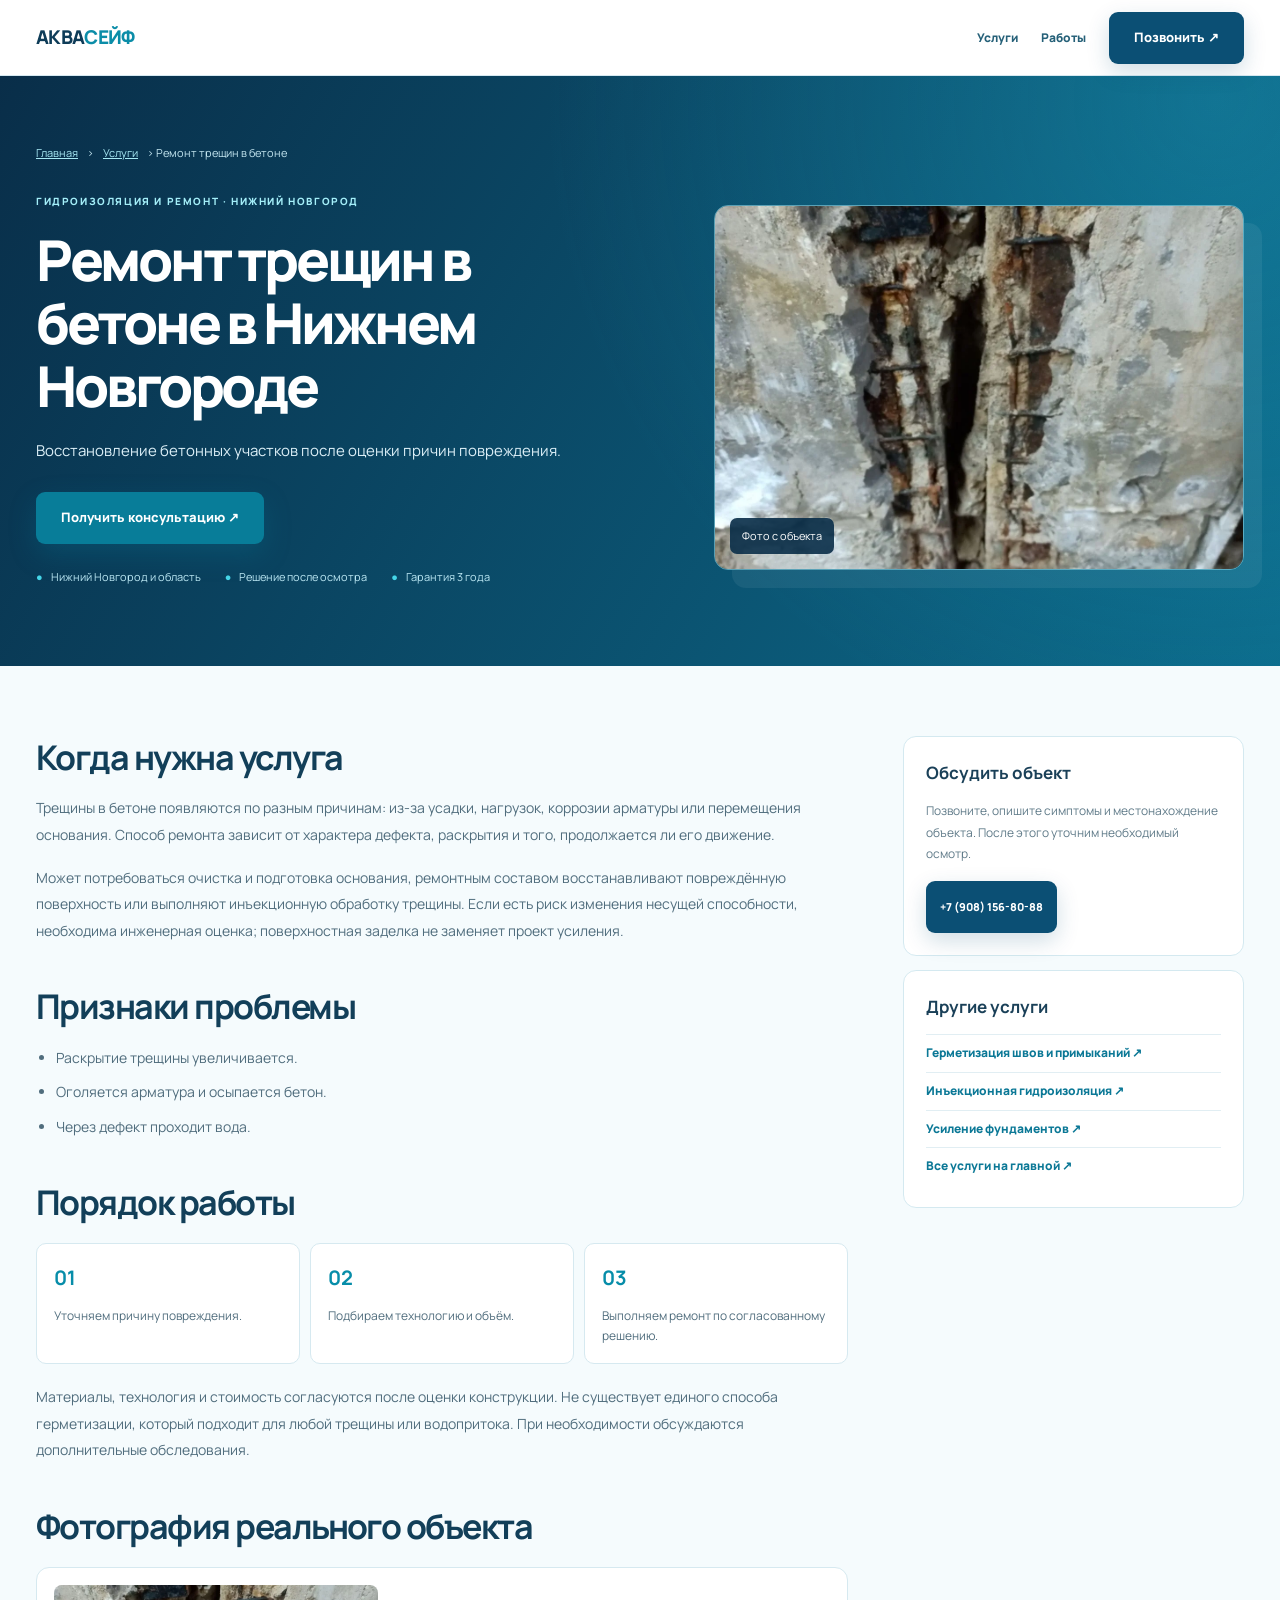
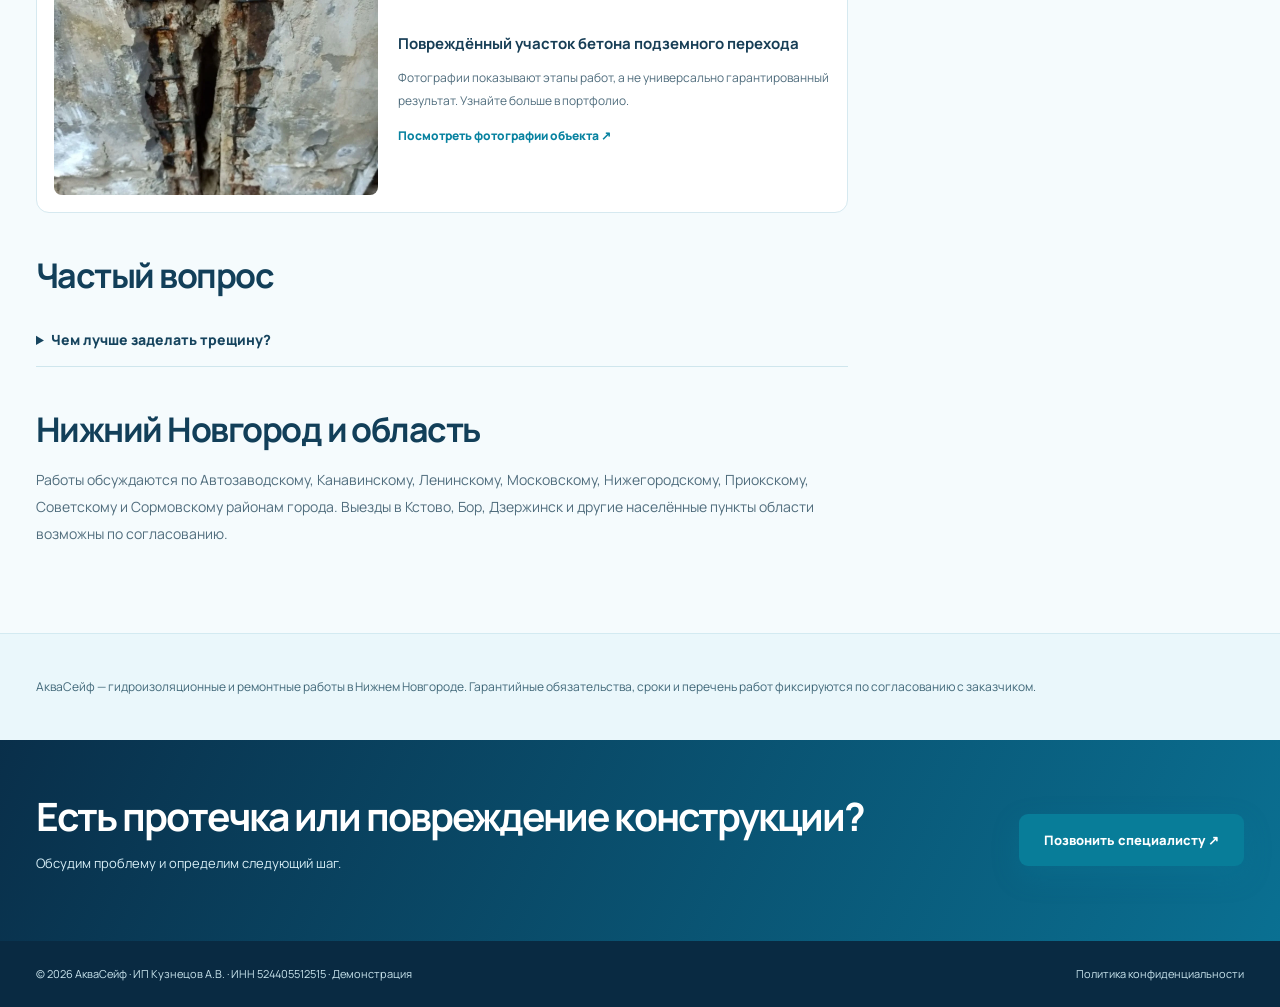
<file: uslugi/remont-treshchin-betona/index.html>
<!doctype html><html lang="ru"><head>
<meta charset="utf-8"><meta name="viewport" content="width=device-width,initial-scale=1"><meta name="theme-color" content="#0b4f74">
<title>Ремонт трещин в бетоне в Нижнем Новгороде | АкваСейф</title>
<meta name="description" content="Ремонт трещин в бетоне в Нижнем Новгороде. Восстановление бетонных участков после оценки причин повреждения. Реальные фото и консультации. +7 (908) 156-80-88.">
<meta name="robots" content="noindex,nofollow">
<link rel="icon" href="../../assets/favicon.svg" type="image/svg+xml">
<link rel="preconnect" href="https://fonts.googleapis.com"><link rel="preconnect" href="https://fonts.gstatic.com" crossorigin>
<link href="https://fonts.googleapis.com/css2?family=Manrope:wght@400;500;600;700;800&display=swap" rel="stylesheet">
<link rel="stylesheet" href="../../assets/styles.css?v=seo-1">
<script type="application/ld+json">{"@context":"https://schema.org","@type":"Service","name":"Ремонт трещин в бетоне","serviceType":"Ремонт трещин в бетоне","provider":{"@type":"Organization","name":"АкваСейф","telephone":"+79081568088"},"areaServed":[{"@type":"City","name":"Нижний Новгород"},{"@type":"AdministrativeArea","name":"Нижегородская область"}]}</script></head>
<body class="seo-page"><a class="skip" href="#main">Перейти к содержимому</a>
<header class="seo-top"><div class="wrap seo-topinner"><a class="seo-brand" href="../../index.html">АКВА<span>СЕЙФ</span></a><nav class="seo-nav" aria-label="Навигация"><a href="../../index.html#services">Услуги</a><a href="../../index.html#case-studies">Работы</a><a class="button button-dark" href="tel:+79081568088">Позвонить ↗</a></nav></div></header>
<main id="main"><section class="seo-hero"><div class="wrap"><div class="seo-breadcrumbs"><a href="../../index.html">Главная</a><span>›</span><a href="../../index.html#services">Услуги</a><span>› Ремонт трещин в бетоне</span></div>
<div class="seo-herogrid"><div><span class="kicker">ГИДРОИЗОЛЯЦИЯ И РЕМОНТ · НИЖНИЙ НОВГОРОД</span><h1>Ремонт трещин в бетоне в Нижнем Новгороде</h1><p>Восстановление бетонных участков после оценки причин повреждения.</p><a href="tel:+79081568088" class="button button-accent">Получить консультацию ↗</a><div class="seo-facts"><span>Нижний Новгород и область</span><span>Решение после осмотра</span><span>Гарантия 3 года</span></div></div>
<div class="seo-heroimg"><img src="../../assets/images/case-seams-01.webp" width="1000" height="900" alt="Повреждённый участок бетона подземного перехода" fetchpriority="high"><span>Фото с объекта</span></div></div></div></section>
<div class="seo-body"><div class="wrap seo-bodygrid"><article class="seo-article">
<h2>Когда нужна услуга</h2><p>Трещины в бетоне появляются по разным причинам: из-за усадки, нагрузок, коррозии арматуры или перемещения основания. Способ ремонта зависит от характера дефекта, раскрытия и того, продолжается ли его движение.</p><p>Может потребоваться очистка и подготовка основания, ремонтным составом восстанавливают повреждённую поверхность или выполняют инъекционную обработку трещины. Если есть риск изменения несущей способности, необходима инженерная оценка; поверхностная заделка не заменяет проект усиления.</p>
<h2>Признаки проблемы</h2><ul><li>Раскрытие трещины увеличивается.</li><li>Оголяется арматура и осыпается бетон.</li><li>Через дефект проходит вода.</li></ul>
<h2>Порядок работы</h2><div class="seo-steps"><div><b>01</b><p>Уточняем причину повреждения.</p></div><div><b>02</b><p>Подбираем технологию и объём.</p></div><div><b>03</b><p>Выполняем ремонт по согласованному решению.</p></div></div>
<p>Материалы, технология и стоимость согласуются после оценки конструкции. Не существует единого способа герметизации, который подходит для любой трещины или водопритока. При необходимости обсуждаются дополнительные обследования.</p>
<h2>Фотография реального объекта</h2><div class="seo-case"><img src="../../assets/images/case-seams-01.webp" width="750" height="600" loading="lazy" alt="Повреждённый участок бетона подземного перехода"><div><strong>Повреждённый участок бетона подземного перехода</strong><p>Фотографии показывают этапы работ, а не универсально гарантированный результат. Узнайте больше в портфолио.</p><a href="../../index.html#case-seams">Посмотреть фотографии объекта ↗</a></div></div>
<h2>Частый вопрос</h2><div class="seo-faq"><details><summary>Чем лучше заделать трещину?</summary><p>Нужен учёт ширины, подвижности, влаги и назначения конструкции. Универсального материала для всех трещин нет.</p></details></div>
<h2>Нижний Новгород и область</h2><p>Работы обсуждаются по Автозаводскому, Канавинскому, Ленинскому, Московскому, Нижегородскому, Приокскому, Советскому и Сормовскому районам города. Выезды в Кстово, Бор, Дзержинск и другие населённые пункты области возможны по согласованию.</p>
</article><aside class="seo-side"><div class="seo-sidebox"><h3>Обсудить объект</h3><p>Позвоните, опишите симптомы и местонахождение объекта. После этого уточним необходимый осмотр.</p><a class="button button-dark" href="tel:+79081568088">+7 (908) 156-80-88</a></div><div class="seo-sidebox"><h3>Другие услуги</h3><a href="../germetizatsiya-shvov/">Герметизация швов и примыканий ↗</a><a href="../inektsionnaya-gidroizolyatsiya/">Инъекционная гидроизоляция ↗</a><a href="../usilenie-fundamentov/">Усиление фундаментов ↗</a><a href="../../index.html#services">Все услуги на главной ↗</a></div></aside></div></div>
<div class="seo-geo"><div class="wrap"><p>АкваСейф — гидроизоляционные и ремонтные работы в Нижнем Новгороде. Гарантийные обязательства, сроки и перечень работ фиксируются по согласованию с заказчиком.</p></div></div>
<div class="seo-bottomcta"><div class="wrap"><div><h2>Есть протечка или повреждение конструкции?</h2><p>Обсудим проблему и определим следующий шаг.</p></div><a class="button button-accent" href="tel:+79081568088">Позвонить специалисту ↗</a></div></div>
</main><footer class="seo-foot"><div class="wrap"><span>© 2026 АкваСейф · ИП Кузнецов А.В. · ИНН 524405512515 · Демонстрация</span><a href="../../privacy.html">Политика конфиденциальности</a></div></footer></body></html>
</file>
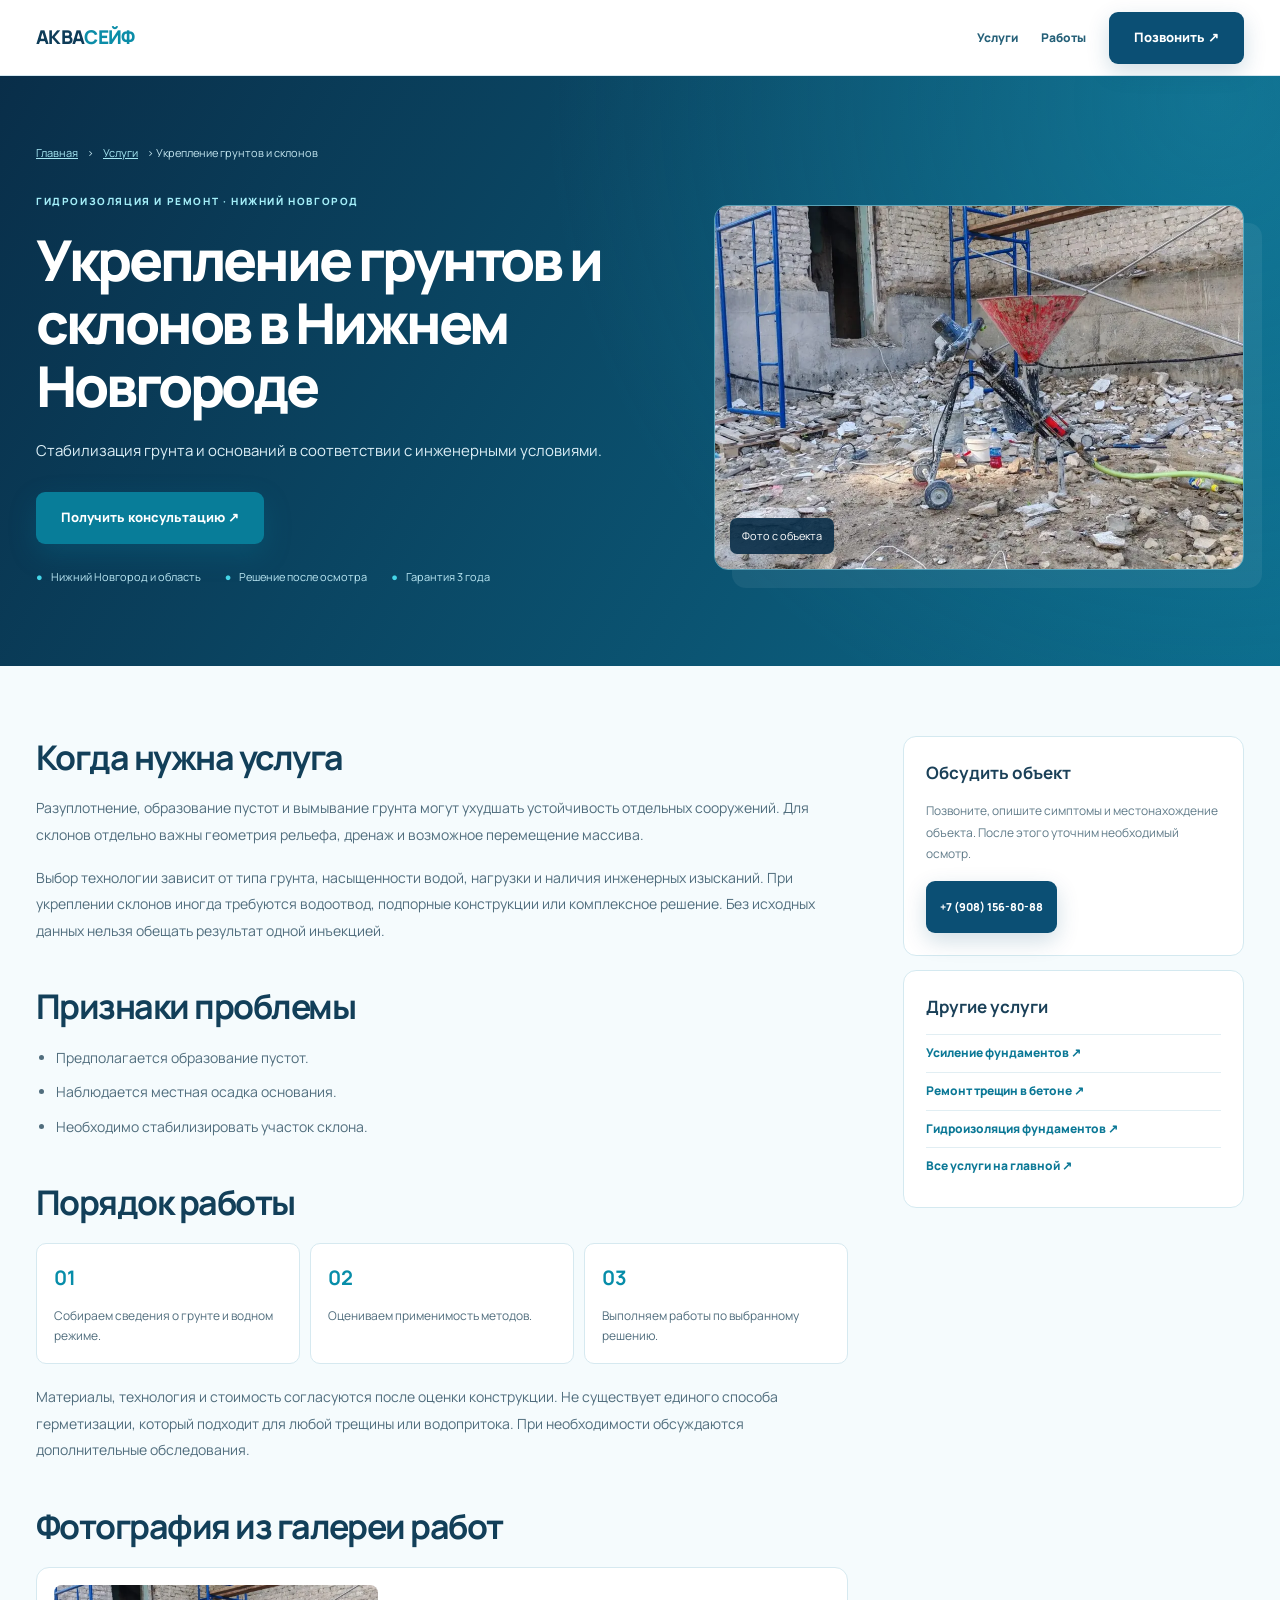
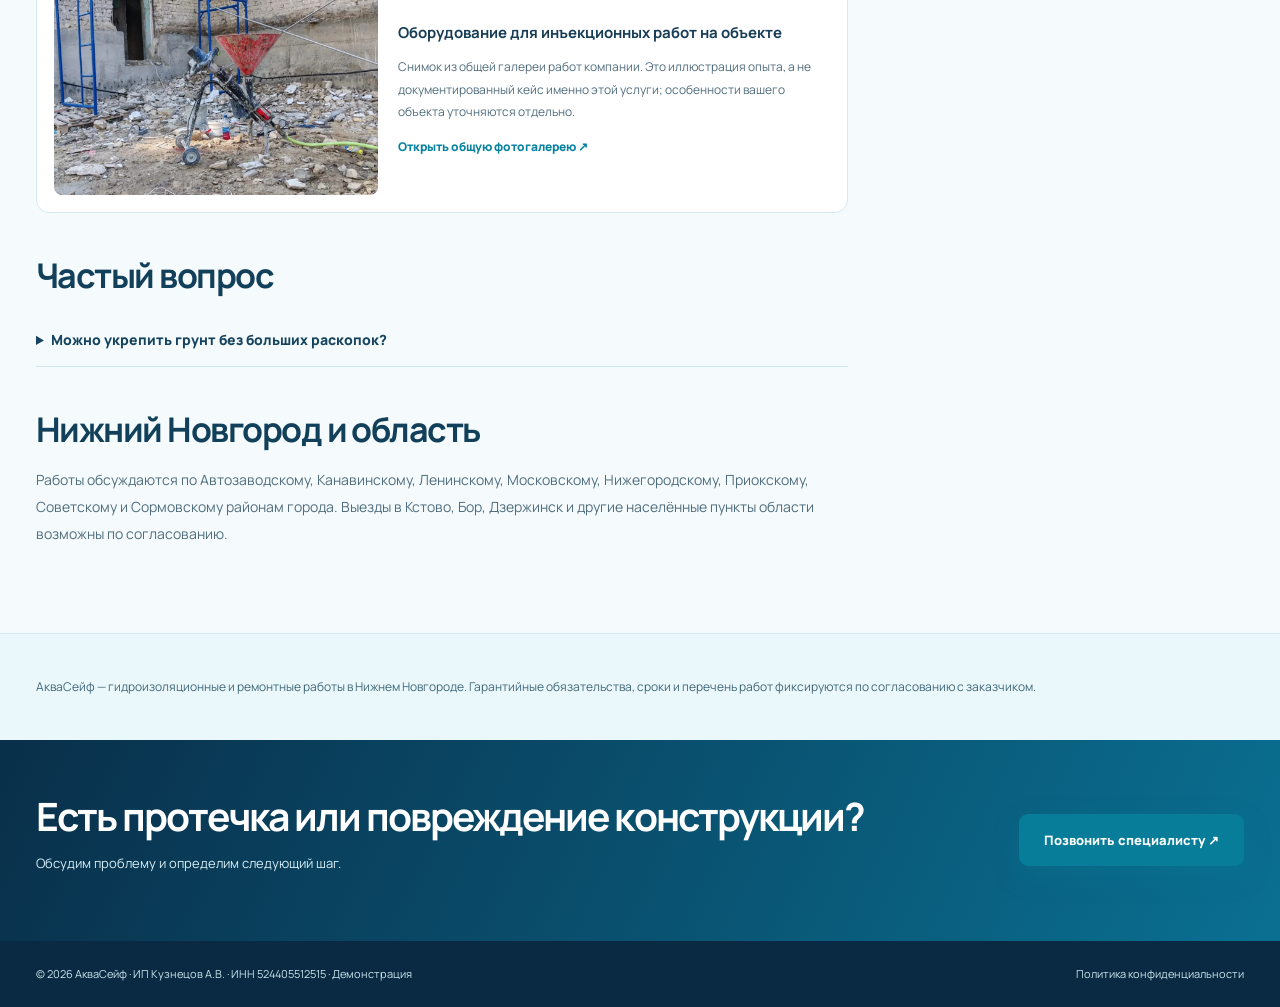
<file: uslugi/ukreplenie-grunta/index.html>
<!doctype html><html lang="ru"><head>
<meta charset="utf-8"><meta name="viewport" content="width=device-width,initial-scale=1"><meta name="theme-color" content="#0b4f74">
<title>Укрепление грунтов и склонов в Нижнем Новгороде | АкваСейф</title>
<meta name="description" content="Укрепление грунтов и склонов в Нижнем Новгороде. Стабилизация грунта и оснований в соответствии с инженерными условиями. Реальные фото и консультации. +7 (908) 156-80-88.">
<meta name="robots" content="noindex,nofollow">
<link rel="icon" href="../../assets/favicon.svg" type="image/svg+xml">
<link rel="preconnect" href="https://fonts.googleapis.com"><link rel="preconnect" href="https://fonts.gstatic.com" crossorigin>
<link href="https://fonts.googleapis.com/css2?family=Manrope:wght@400;500;600;700;800&display=swap" rel="stylesheet">
<link rel="stylesheet" href="../../assets/styles.css?v=seo-1">
<script type="application/ld+json">{"@context":"https://schema.org","@type":"Service","name":"Укрепление грунтов и склонов","serviceType":"Укрепление грунтов и склонов","provider":{"@type":"Organization","name":"АкваСейф","telephone":"+79081568088"},"areaServed":[{"@type":"City","name":"Нижний Новгород"},{"@type":"AdministrativeArea","name":"Нижегородская область"}]}</script></head>
<body class="seo-page"><a class="skip" href="#main">Перейти к содержимому</a>
<header class="seo-top"><div class="wrap seo-topinner"><a class="seo-brand" href="../../index.html">АКВА<span>СЕЙФ</span></a><nav class="seo-nav" aria-label="Навигация"><a href="../../index.html#services">Услуги</a><a href="../../index.html#case-studies">Работы</a><a class="button button-dark" href="tel:+79081568088">Позвонить ↗</a></nav></div></header>
<main id="main"><section class="seo-hero"><div class="wrap"><div class="seo-breadcrumbs"><a href="../../index.html">Главная</a><span>›</span><a href="../../index.html#services">Услуги</a><span>› Укрепление грунтов и склонов</span></div>
<div class="seo-herogrid"><div><span class="kicker">ГИДРОИЗОЛЯЦИЯ И РЕМОНТ · НИЖНИЙ НОВГОРОД</span><h1>Укрепление грунтов и склонов в Нижнем Новгороде</h1><p>Стабилизация грунта и оснований в соответствии с инженерными условиями.</p><a href="tel:+79081568088" class="button button-accent">Получить консультацию ↗</a><div class="seo-facts"><span>Нижний Новгород и область</span><span>Решение после осмотра</span><span>Гарантия 3 года</span></div></div>
<div class="seo-heroimg"><img src="../../assets/images/injection-equipment.webp" width="1000" height="900" alt="Оборудование для инъекционных работ на объекте" fetchpriority="high"><span>Фото с объекта</span></div></div></div></section>
<div class="seo-body"><div class="wrap seo-bodygrid"><article class="seo-article">
<h2>Когда нужна услуга</h2><p>Разуплотнение, образование пустот и вымывание грунта могут ухудшать устойчивость отдельных сооружений. Для склонов отдельно важны геометрия рельефа, дренаж и возможное перемещение массива.</p><p>Выбор технологии зависит от типа грунта, насыщенности водой, нагрузки и наличия инженерных изысканий. При укреплении склонов иногда требуются водоотвод, подпорные конструкции или комплексное решение. Без исходных данных нельзя обещать результат одной инъекцией.</p>
<h2>Признаки проблемы</h2><ul><li>Предполагается образование пустот.</li><li>Наблюдается местная осадка основания.</li><li>Необходимо стабилизировать участок склона.</li></ul>
<h2>Порядок работы</h2><div class="seo-steps"><div><b>01</b><p>Собираем сведения о грунте и водном режиме.</p></div><div><b>02</b><p>Оцениваем применимость методов.</p></div><div><b>03</b><p>Выполняем работы по выбранному решению.</p></div></div>
<p>Материалы, технология и стоимость согласуются после оценки конструкции. Не существует единого способа герметизации, который подходит для любой трещины или водопритока. При необходимости обсуждаются дополнительные обследования.</p>
<h2>Фотография из галереи работ</h2><div class="seo-case"><img src="../../assets/images/injection-equipment.webp" width="750" height="600" loading="lazy" alt="Оборудование для инъекционных работ на объекте"><div><strong>Оборудование для инъекционных работ на объекте</strong><p>Снимок из общей галереи работ компании. Это иллюстрация опыта, а не документированный кейс именно этой услуги; особенности вашего объекта уточняются отдельно.</p><a href="../../index.html#portfolio">Открыть общую фотогалерею ↗</a></div></div>
<h2>Частый вопрос</h2><div class="seo-faq"><details><summary>Можно укрепить грунт без больших раскопок?</summary><p>Некоторые методы позволяют сократить земляные работы, но применимость зависит от геологии и задачи.</p></details></div>
<h2>Нижний Новгород и область</h2><p>Работы обсуждаются по Автозаводскому, Канавинскому, Ленинскому, Московскому, Нижегородскому, Приокскому, Советскому и Сормовскому районам города. Выезды в Кстово, Бор, Дзержинск и другие населённые пункты области возможны по согласованию.</p>
</article><aside class="seo-side"><div class="seo-sidebox"><h3>Обсудить объект</h3><p>Позвоните, опишите симптомы и местонахождение объекта. После этого уточним необходимый осмотр.</p><a class="button button-dark" href="tel:+79081568088">+7 (908) 156-80-88</a></div><div class="seo-sidebox"><h3>Другие услуги</h3><a href="../usilenie-fundamentov/">Усиление фундаментов ↗</a><a href="../remont-treshchin-betona/">Ремонт трещин в бетоне ↗</a><a href="../gidroizolyatsiya-fundamentov/">Гидроизоляция фундаментов ↗</a><a href="../../index.html#services">Все услуги на главной ↗</a></div></aside></div></div>
<div class="seo-geo"><div class="wrap"><p>АкваСейф — гидроизоляционные и ремонтные работы в Нижнем Новгороде. Гарантийные обязательства, сроки и перечень работ фиксируются по согласованию с заказчиком.</p></div></div>
<div class="seo-bottomcta"><div class="wrap"><div><h2>Есть протечка или повреждение конструкции?</h2><p>Обсудим проблему и определим следующий шаг.</p></div><a class="button button-accent" href="tel:+79081568088">Позвонить специалисту ↗</a></div></div>
</main><footer class="seo-foot"><div class="wrap"><span>© 2026 АкваСейф · ИП Кузнецов А.В. · ИНН 524405512515 · Демонстрация</span><a href="../../privacy.html">Политика конфиденциальности</a></div></footer></body></html>
</file>
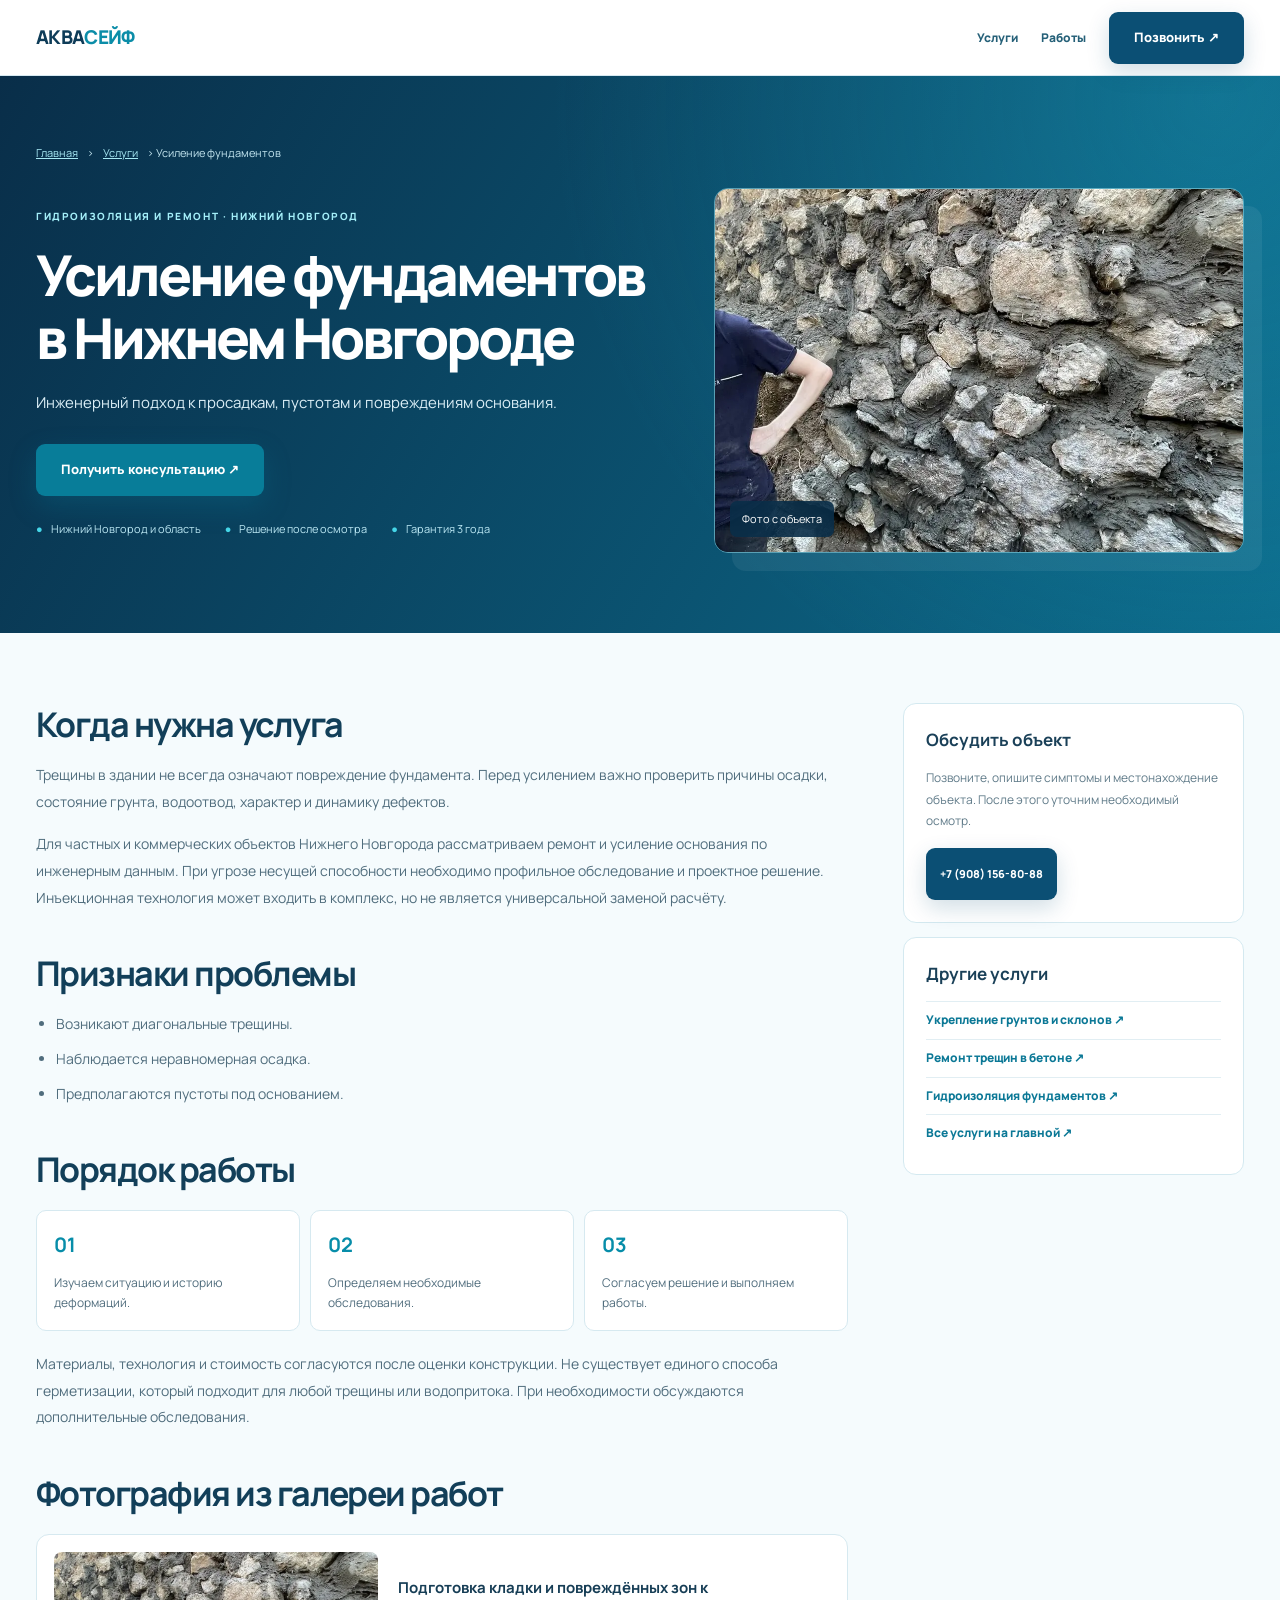
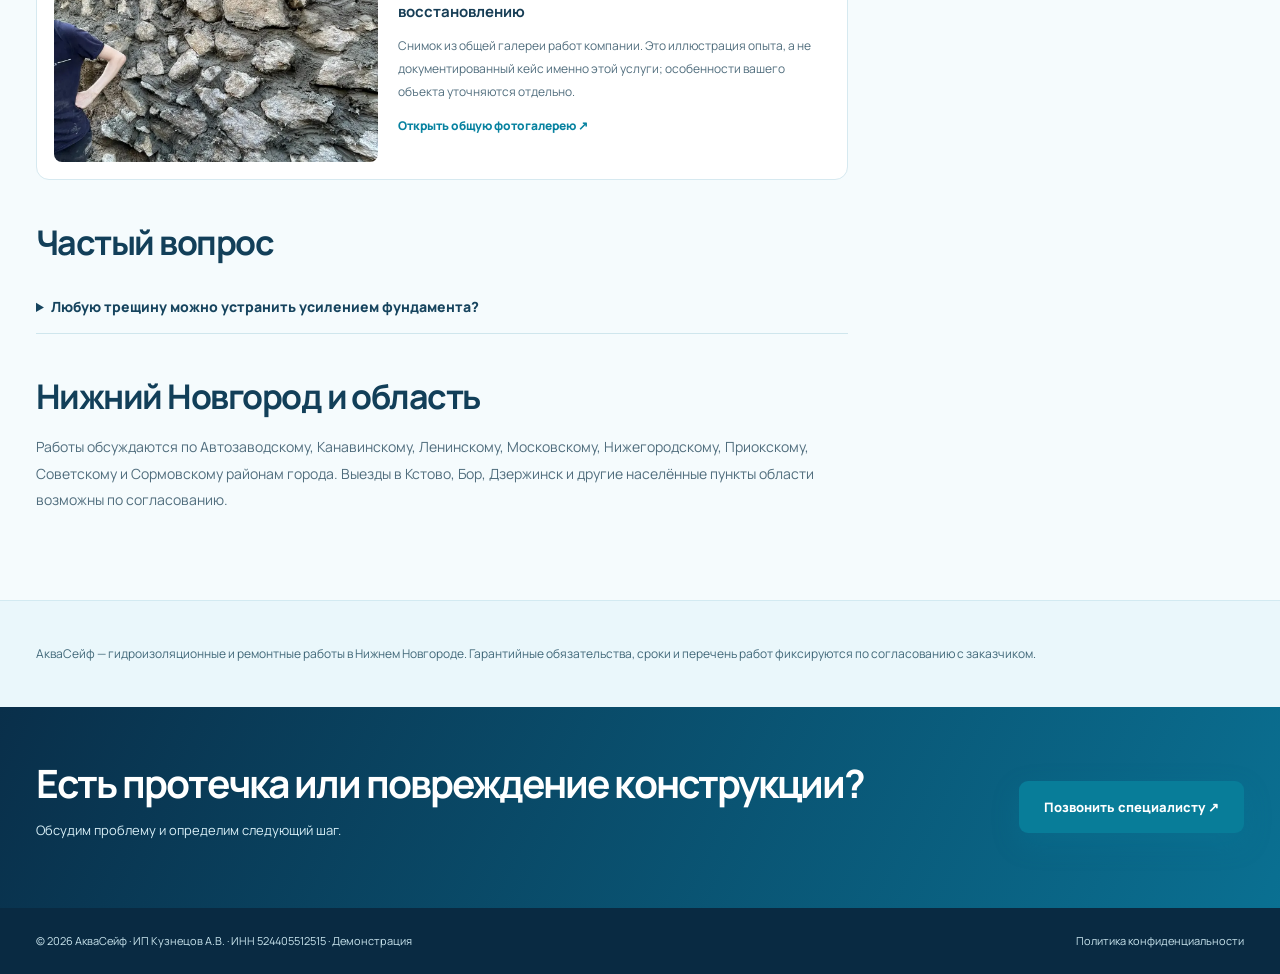
<file: uslugi/usilenie-fundamentov/index.html>
<!doctype html><html lang="ru"><head>
<meta charset="utf-8"><meta name="viewport" content="width=device-width,initial-scale=1"><meta name="theme-color" content="#0b4f74">
<title>Усиление фундаментов в Нижнем Новгороде | АкваСейф</title>
<meta name="description" content="Усиление фундаментов в Нижнем Новгороде. Инженерный подход к просадкам, пустотам и повреждениям основания. Реальные фото и консультации. +7 (908) 156-80-88.">
<meta name="robots" content="noindex,nofollow">
<link rel="icon" href="../../assets/favicon.svg" type="image/svg+xml">
<link rel="preconnect" href="https://fonts.googleapis.com"><link rel="preconnect" href="https://fonts.gstatic.com" crossorigin>
<link href="https://fonts.googleapis.com/css2?family=Manrope:wght@400;500;600;700;800&display=swap" rel="stylesheet">
<link rel="stylesheet" href="../../assets/styles.css?v=seo-1">
<script type="application/ld+json">{"@context":"https://schema.org","@type":"Service","name":"Усиление фундаментов","serviceType":"Усиление фундаментов","provider":{"@type":"Organization","name":"АкваСейф","telephone":"+79081568088"},"areaServed":[{"@type":"City","name":"Нижний Новгород"},{"@type":"AdministrativeArea","name":"Нижегородская область"}]}</script></head>
<body class="seo-page"><a class="skip" href="#main">Перейти к содержимому</a>
<header class="seo-top"><div class="wrap seo-topinner"><a class="seo-brand" href="../../index.html">АКВА<span>СЕЙФ</span></a><nav class="seo-nav" aria-label="Навигация"><a href="../../index.html#services">Услуги</a><a href="../../index.html#case-studies">Работы</a><a class="button button-dark" href="tel:+79081568088">Позвонить ↗</a></nav></div></header>
<main id="main"><section class="seo-hero"><div class="wrap"><div class="seo-breadcrumbs"><a href="../../index.html">Главная</a><span>›</span><a href="../../index.html#services">Услуги</a><span>› Усиление фундаментов</span></div>
<div class="seo-herogrid"><div><span class="kicker">ГИДРОИЗОЛЯЦИЯ И РЕМОНТ · НИЖНИЙ НОВГОРОД</span><h1>Усиление фундаментов в Нижнем Новгороде</h1><p>Инженерный подход к просадкам, пустотам и повреждениям основания.</p><a href="tel:+79081568088" class="button button-accent">Получить консультацию ↗</a><div class="seo-facts"><span>Нижний Новгород и область</span><span>Решение после осмотра</span><span>Гарантия 3 года</span></div></div>
<div class="seo-heroimg"><img src="../../assets/images/foundation-masonry.webp" width="1000" height="900" alt="Подготовка кладки и повреждённых зон к восстановлению" fetchpriority="high"><span>Фото с объекта</span></div></div></div></section>
<div class="seo-body"><div class="wrap seo-bodygrid"><article class="seo-article">
<h2>Когда нужна услуга</h2><p>Трещины в здании не всегда означают повреждение фундамента. Перед усилением важно проверить причины осадки, состояние грунта, водоотвод, характер и динамику дефектов.</p><p>Для частных и коммерческих объектов Нижнего Новгорода рассматриваем ремонт и усиление основания по инженерным данным. При угрозе несущей способности необходимо профильное обследование и проектное решение. Инъекционная технология может входить в комплекс, но не является универсальной заменой расчёту.</p>
<h2>Признаки проблемы</h2><ul><li>Возникают диагональные трещины.</li><li>Наблюдается неравномерная осадка.</li><li>Предполагаются пустоты под основанием.</li></ul>
<h2>Порядок работы</h2><div class="seo-steps"><div><b>01</b><p>Изучаем ситуацию и историю деформаций.</p></div><div><b>02</b><p>Определяем необходимые обследования.</p></div><div><b>03</b><p>Согласуем решение и выполняем работы.</p></div></div>
<p>Материалы, технология и стоимость согласуются после оценки конструкции. Не существует единого способа герметизации, который подходит для любой трещины или водопритока. При необходимости обсуждаются дополнительные обследования.</p>
<h2>Фотография из галереи работ</h2><div class="seo-case"><img src="../../assets/images/foundation-masonry.webp" width="750" height="600" loading="lazy" alt="Подготовка кладки и повреждённых зон к восстановлению"><div><strong>Подготовка кладки и повреждённых зон к восстановлению</strong><p>Снимок из общей галереи работ компании. Это иллюстрация опыта, а не документированный кейс именно этой услуги; особенности вашего объекта уточняются отдельно.</p><a href="../../index.html#portfolio">Открыть общую фотогалерею ↗</a></div></div>
<h2>Частый вопрос</h2><div class="seo-faq"><details><summary>Любую трещину можно устранить усилением фундамента?</summary><p>Нет. Сначала нужно установить причину и решить, требуется ли вообще усиление.</p></details></div>
<h2>Нижний Новгород и область</h2><p>Работы обсуждаются по Автозаводскому, Канавинскому, Ленинскому, Московскому, Нижегородскому, Приокскому, Советскому и Сормовскому районам города. Выезды в Кстово, Бор, Дзержинск и другие населённые пункты области возможны по согласованию.</p>
</article><aside class="seo-side"><div class="seo-sidebox"><h3>Обсудить объект</h3><p>Позвоните, опишите симптомы и местонахождение объекта. После этого уточним необходимый осмотр.</p><a class="button button-dark" href="tel:+79081568088">+7 (908) 156-80-88</a></div><div class="seo-sidebox"><h3>Другие услуги</h3><a href="../ukreplenie-grunta/">Укрепление грунтов и склонов ↗</a><a href="../remont-treshchin-betona/">Ремонт трещин в бетоне ↗</a><a href="../gidroizolyatsiya-fundamentov/">Гидроизоляция фундаментов ↗</a><a href="../../index.html#services">Все услуги на главной ↗</a></div></aside></div></div>
<div class="seo-geo"><div class="wrap"><p>АкваСейф — гидроизоляционные и ремонтные работы в Нижнем Новгороде. Гарантийные обязательства, сроки и перечень работ фиксируются по согласованию с заказчиком.</p></div></div>
<div class="seo-bottomcta"><div class="wrap"><div><h2>Есть протечка или повреждение конструкции?</h2><p>Обсудим проблему и определим следующий шаг.</p></div><a class="button button-accent" href="tel:+79081568088">Позвонить специалисту ↗</a></div></div>
</main><footer class="seo-foot"><div class="wrap"><span>© 2026 АкваСейф · ИП Кузнецов А.В. · ИНН 524405512515 · Демонстрация</span><a href="../../privacy.html">Политика конфиденциальности</a></div></footer></body></html>
</file>
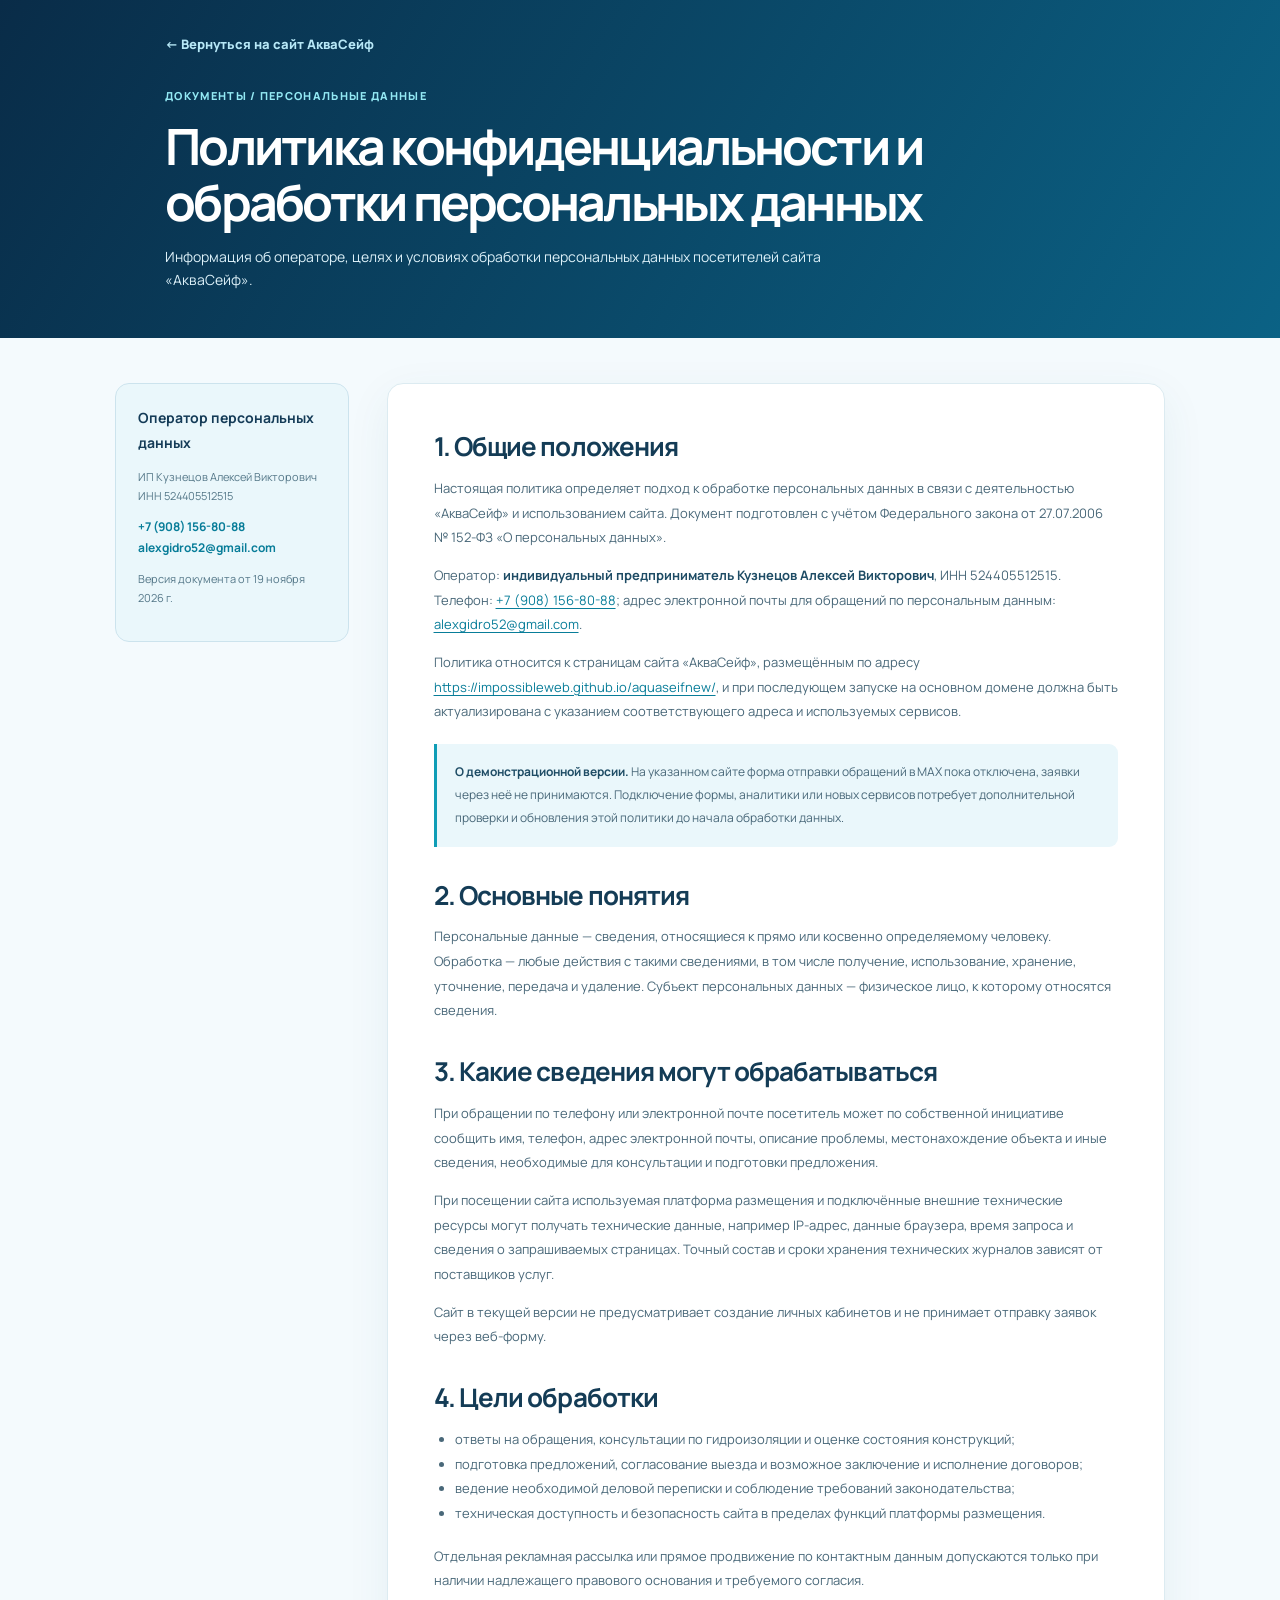
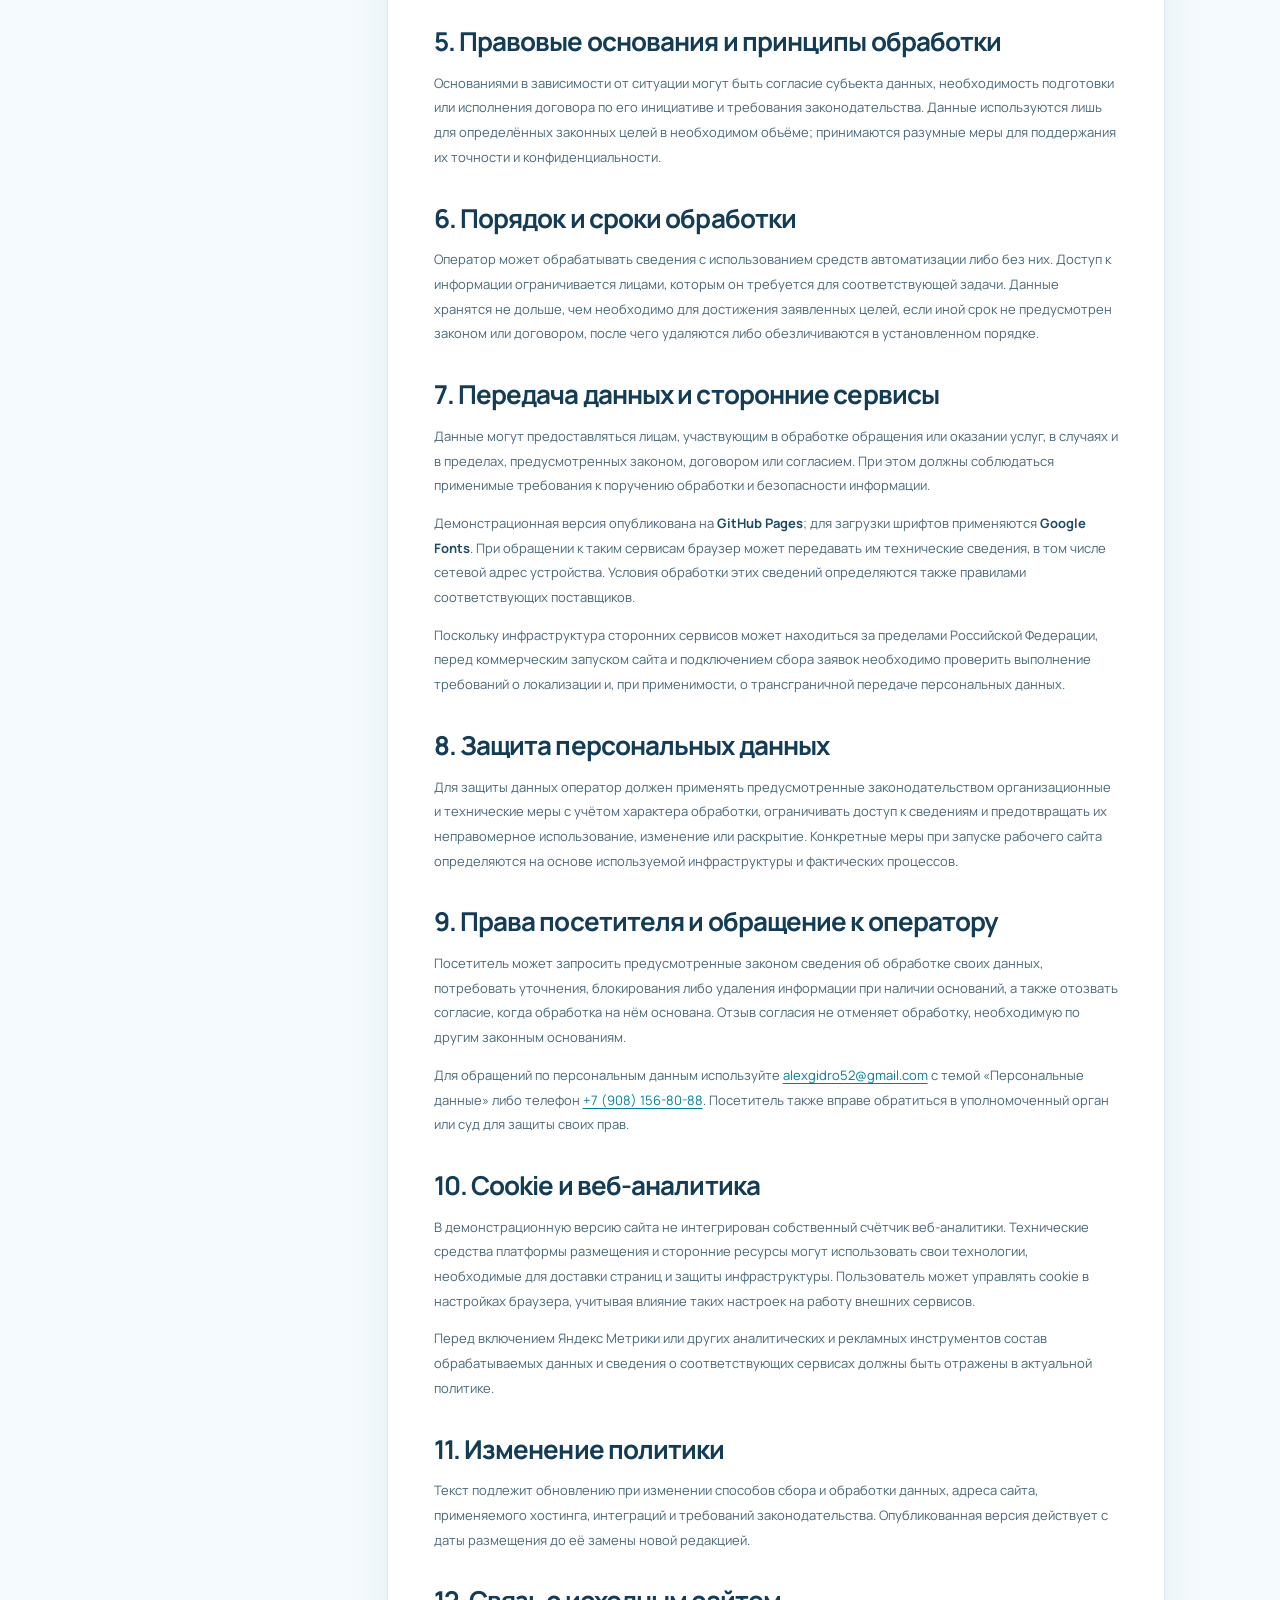
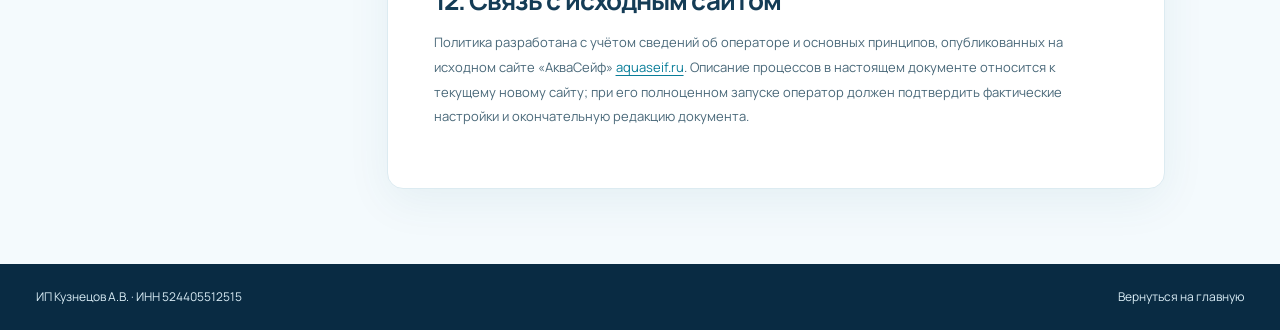
<file: privacy.html>
<!doctype html>
<html lang="ru">
<head>
<meta charset="utf-8">
<meta name="viewport" content="width=device-width,initial-scale=1">
<meta name="theme-color" content="#0b4f74">
<meta name="robots" content="noindex,nofollow">
<meta name="description" content="Политика обработки персональных данных сайта АкваСейф. Оператор: ИП Кузнецов Алексей Викторович, ИНН 524405512515.">
<title>Политика конфиденциальности и обработки персональных данных — АкваСейф</title>
<link rel="icon" type="image/svg+xml" href="assets/favicon.svg">
<link rel="preconnect" href="https://fonts.googleapis.com">
<link rel="preconnect" href="https://fonts.gstatic.com" crossorigin>
<link href="https://fonts.googleapis.com/css2?family=Manrope:wght@400;500;600;700;800&display=swap" rel="stylesheet">
<link rel="stylesheet" href="assets/styles.css?v=ocean-4-1">
<style>
.legal-page{min-height:100vh;background:#f4fafd;color:#14384c}
.legal-top{background:linear-gradient(120deg,#092c48,#0b6285);color:#fff;padding:32px 0 46px}
.legal-top .wrap{max-width:950px}
.legal-home{display:inline-flex;align-items:center;gap:9px;color:#b7e8f7;font-size:13px;font-weight:800;text-decoration:none;margin-bottom:32px}
.legal-home:hover{color:#fff}
.legal-label{display:block;font-size:11px;letter-spacing:.12em;color:#93e9f4;font-weight:800;margin-bottom:12px}
.legal-top h1{font-size:clamp(30px,5vw,50px);letter-spacing:-.055em;line-height:1.12;margin:0 0 15px;max-width:840px}
.legal-top p{max-width:700px;font-size:14px;line-height:1.7;color:#dcf0f8;margin:0}
.legal-main{padding:45px 0 75px}
.legal-layout{display:grid;grid-template-columns:minmax(190px,.30fr) minmax(0,1fr);gap:38px;align-items:start;max-width:1050px}
.legal-aside{border:1px solid #cce3ed;background:#eaf7fb;border-radius:14px;padding:22px;position:sticky;top:100px}
.legal-aside strong{font-size:14px;color:#143b57}
.legal-aside p{font-size:11px;line-height:1.75;color:#557889}
.legal-aside a{color:#087d99;font-size:12px;font-weight:700;overflow-wrap:anywhere}
.legal-content{background:#fff;border:1px solid #dcebf1;box-shadow:0 13px 45px #0c547011;border-radius:16px;padding:clamp(24px,4.3vw,46px)}
.legal-content h2{font-size:clamp(20px,2.6vw,26px);line-height:1.3;letter-spacing:-.035em;color:#143c56;margin:32px 0 12px}
.legal-content h2:first-child{margin-top:0}
.legal-content p,.legal-content li{font-size:13px;color:#496879;line-height:1.9}
.legal-content p{margin:0 0 13px}
.legal-content ul{margin:0 0 18px;padding-left:21px}
.legal-content a{color:#087d99;text-decoration:underline;text-underline-offset:3px}
.legal-content strong{color:#1e4c65}
.legal-notice{background:#eaf7fb;border-left:3px solid #0f9db6;padding:17px 18px;border-radius:0 9px 9px 0;margin:20px 0 28px}
.legal-notice p{font-size:12px;margin:0}
.legal-bottom{background:#092b43;color:#d9ecf5;padding:23px 0}
.legal-bottom .wrap{display:flex;flex-wrap:wrap;justify-content:space-between;gap:15px;align-items:center}
.legal-bottom span,.legal-bottom a{font-size:12px;color:#d9ecf5}
@media(max-width:780px){.legal-layout{grid-template-columns:1fr;gap:20px}.legal-aside{position:static}.legal-top{padding:22px 0 35px}.legal-home{margin-bottom:22px}.legal-main{padding:20px 0 45px}}
</style>
</head>
<body class="legal-page">
<header class="legal-top"><div class="wrap"><a class="legal-home" href="index.html">← Вернуться на сайт АкваСейф</a><span class="legal-label">ДОКУМЕНТЫ / ПЕРСОНАЛЬНЫЕ ДАННЫЕ</span><h1>Политика конфиденциальности и обработки персональных данных</h1><p>Информация об операторе, целях и условиях обработки персональных данных посетителей сайта «АкваСейф».</p></div></header>
<main class="legal-main"><div class="wrap legal-layout">
<aside class="legal-aside" aria-label="Контактные данные оператора"><strong>Оператор персональных данных</strong><p>ИП Кузнецов Алексей Викторович<br>ИНН 524405512515</p><p><a href="tel:+79081568088">+7 (908) 156-80-88</a><br><a href="mailto:alexgidro52@gmail.com">alexgidro52@gmail.com</a></p><p>Версия документа от 19 ноября 2026 г.</p></aside>
<article class="legal-content">
<h2>1. Общие положения</h2>
<p>Настоящая политика определяет подход к обработке персональных данных в связи с деятельностью «АкваСейф» и использованием сайта. Документ подготовлен с учётом Федерального закона от 27.07.2006 № 152-ФЗ «О персональных данных».</p>
<p>Оператор: <strong>индивидуальный предприниматель Кузнецов Алексей Викторович</strong>, ИНН 524405512515. Телефон: <a href="tel:+79081568088">+7 (908) 156-80-88</a>; адрес электронной почты для обращений по персональным данным: <a href="mailto:alexgidro52@gmail.com">alexgidro52@gmail.com</a>.</p>
<p>Политика относится к страницам сайта «АкваСейф», размещённым по адресу <a href="https://impossibleweb.github.io/aquaseifnew/">https://impossibleweb.github.io/aquaseifnew/</a>, и при последующем запуске на основном домене должна быть актуализирована с указанием соответствующего адреса и используемых сервисов.</p>
<div class="legal-notice"><p><strong>О демонстрационной версии.</strong> На указанном сайте форма отправки обращений в MAX пока отключена, заявки через неё не принимаются. Подключение формы, аналитики или новых сервисов потребует дополнительной проверки и обновления этой политики до начала обработки данных.</p></div>
<h2>2. Основные понятия</h2>
<p>Персональные данные — сведения, относящиеся к прямо или косвенно определяемому человеку. Обработка — любые действия с такими сведениями, в том числе получение, использование, хранение, уточнение, передача и удаление. Субъект персональных данных — физическое лицо, к которому относятся сведения.</p>
<h2>3. Какие сведения могут обрабатываться</h2>
<p>При обращении по телефону или электронной почте посетитель может по собственной инициативе сообщить имя, телефон, адрес электронной почты, описание проблемы, местонахождение объекта и иные сведения, необходимые для консультации и подготовки предложения.</p>
<p>При посещении сайта используемая платформа размещения и подключённые внешние технические ресурсы могут получать технические данные, например IP-адрес, данные браузера, время запроса и сведения о запрашиваемых страницах. Точный состав и сроки хранения технических журналов зависят от поставщиков услуг.</p>
<p>Сайт в текущей версии не предусматривает создание личных кабинетов и не принимает отправку заявок через веб-форму.</p>
<h2>4. Цели обработки</h2>
<ul>
<li>ответы на обращения, консультации по гидроизоляции и оценке состояния конструкций;</li>
<li>подготовка предложений, согласование выезда и возможное заключение и исполнение договоров;</li>
<li>ведение необходимой деловой переписки и соблюдение требований законодательства;</li>
<li>техническая доступность и безопасность сайта в пределах функций платформы размещения.</li>
</ul>
<p>Отдельная рекламная рассылка или прямое продвижение по контактным данным допускаются только при наличии надлежащего правового основания и требуемого согласия.</p>
<h2>5. Правовые основания и принципы обработки</h2>
<p>Основаниями в зависимости от ситуации могут быть согласие субъекта данных, необходимость подготовки или исполнения договора по его инициативе и требования законодательства. Данные используются лишь для определённых законных целей в необходимом объёме; принимаются разумные меры для поддержания их точности и конфиденциальности.</p>
<h2>6. Порядок и сроки обработки</h2>
<p>Оператор может обрабатывать сведения с использованием средств автоматизации либо без них. Доступ к информации ограничивается лицами, которым он требуется для соответствующей задачи. Данные хранятся не дольше, чем необходимо для достижения заявленных целей, если иной срок не предусмотрен законом или договором, после чего удаляются либо обезличиваются в установленном порядке.</p>
<h2>7. Передача данных и сторонние сервисы</h2>
<p>Данные могут предоставляться лицам, участвующим в обработке обращения или оказании услуг, в случаях и в пределах, предусмотренных законом, договором или согласием. При этом должны соблюдаться применимые требования к поручению обработки и безопасности информации.</p>
<p>Демонстрационная версия опубликована на <strong>GitHub Pages</strong>; для загрузки шрифтов применяются <strong>Google Fonts</strong>. При обращении к таким сервисам браузер может передавать им технические сведения, в том числе сетевой адрес устройства. Условия обработки этих сведений определяются также правилами соответствующих поставщиков.</p>
<p>Поскольку инфраструктура сторонних сервисов может находиться за пределами Российской Федерации, перед коммерческим запуском сайта и подключением сбора заявок необходимо проверить выполнение требований о локализации и, при применимости, о трансграничной передаче персональных данных.</p>
<h2>8. Защита персональных данных</h2>
<p>Для защиты данных оператор должен применять предусмотренные законодательством организационные и технические меры с учётом характера обработки, ограничивать доступ к сведениям и предотвращать их неправомерное использование, изменение или раскрытие. Конкретные меры при запуске рабочего сайта определяются на основе используемой инфраструктуры и фактических процессов.</p>
<h2>9. Права посетителя и обращение к оператору</h2>
<p>Посетитель может запросить предусмотренные законом сведения об обработке своих данных, потребовать уточнения, блокирования либо удаления информации при наличии оснований, а также отозвать согласие, когда обработка на нём основана. Отзыв согласия не отменяет обработку, необходимую по другим законным основаниям.</p>
<p>Для обращений по персональным данным используйте <a href="mailto:alexgidro52@gmail.com">alexgidro52@gmail.com</a> с темой «Персональные данные» либо телефон <a href="tel:+79081568088">+7 (908) 156-80-88</a>. Посетитель также вправе обратиться в уполномоченный орган или суд для защиты своих прав.</p>
<h2>10. Cookie и веб-аналитика</h2>
<p>В демонстрационную версию сайта не интегрирован собственный счётчик веб-аналитики. Технические средства платформы размещения и сторонние ресурсы могут использовать свои технологии, необходимые для доставки страниц и защиты инфраструктуры. Пользователь может управлять cookie в настройках браузера, учитывая влияние таких настроек на работу внешних сервисов.</p>
<p>Перед включением Яндекс Метрики или других аналитических и рекламных инструментов состав обрабатываемых данных и сведения о соответствующих сервисах должны быть отражены в актуальной политике.</p>
<h2>11. Изменение политики</h2>
<p>Текст подлежит обновлению при изменении способов сбора и обработки данных, адреса сайта, применяемого хостинга, интеграций и требований законодательства. Опубликованная версия действует с даты размещения до её замены новой редакцией.</p>
<h2>12. Связь с исходным сайтом</h2>
<p>Политика разработана с учётом сведений об операторе и основных принципов, опубликованных на исходном сайте «АкваСейф» <a href="https://aquaseif.ru/">aquaseif.ru</a>. Описание процессов в настоящем документе относится к текущему новому сайту; при его полноценном запуске оператор должен подтвердить фактические настройки и окончательную редакцию документа.</p>
</article></div></main>
<footer class="legal-bottom"><div class="wrap"><span>ИП Кузнецов А.В. · ИНН 524405512515</span><a href="index.html">Вернуться на главную</a></div></footer>
</body>
</html>
</file>
<file: assets/styles.css>
:root{--ink:#102630;--ink2:#193843;--accent:#78d9d3;--accent2:#32b6b5;--sand:#f5f5f0;--paper:#fff;--mist:#e9f0ef;--muted:#62727a;--line:#dce4e3;--radius:18px;--wrap:1240px;--ease:cubic-bezier(.22,1,.36,1)}
*,*::before,*::after{box-sizing:border-box}html{scroll-behavior:smooth;scroll-padding-top:90px}body{margin:0;background:var(--paper);color:var(--ink);font:15px/1.65 Manrope,Arial,sans-serif;-webkit-font-smoothing:antialiased}body.no-scroll{overflow:hidden}a{color:inherit;text-decoration:none}img,video,svg{max-width:100%}button,input,select,textarea{font:inherit}button{cursor:pointer}a,button{outline-offset:4px}::selection{background:#a5e7e0;color:#102630}.wrap{width:min(calc(100% - 72px),var(--wrap));margin:auto}.skip{position:fixed;left:16px;top:-80px;background:white;padding:12px 16px;z-index:300}.skip:focus{top:8px}.announcement{height:36px;background:#0b1d27;color:#b7c9ca;font-size:11px;font-weight:700;letter-spacing:.035em}.announcement-inner{height:100%;display:flex;justify-content:space-between;align-items:center}.live-dot,.photo-label-dot{display:inline-block;width:7px;height:7px;border-radius:50%;background:#83e8c7;box-shadow:0 0 0 4px rgba(131,232,199,.12);margin-right:9px}.site-header{background:#fff;border-bottom:1px solid #e4ebeb;position:sticky;top:0;z-index:90;transition:box-shadow .2s}.site-header.scrolled{box-shadow:0 8px 28px #0b263011}.nav-shell{min-height:82px;display:flex;align-items:center;gap:26px;justify-content:space-between}.logo{display:flex;align-items:center;gap:12px;flex-shrink:0}.logo-symbol{width:47px;height:47px;display:grid;place-items:center;background:var(--ink);border-radius:12px;color:var(--accent)}.logo-symbol svg{width:35px;height:35px}.logo-type strong{font-weight:800;font-size:23px;line-height:1;letter-spacing:-.055em;display:block}.logo-type strong span,.footer-brand span{color:#229eaa}.logo-type small{display:block;margin-top:4px;font-size:9px;letter-spacing:.05em;color:#63757b}.nav-links{display:flex;gap:24px;align-items:center}.nav-links a{font-weight:750;font-size:12px;white-space:nowrap;transition:color .2s}.nav-links a:hover{color:#16858f}.nav-contacts{display:flex;gap:22px;align-items:center}.header-phone{font-size:14px;font-weight:800;white-space:nowrap}.button{min-height:52px;padding:14px 24px;border:1px solid transparent;display:inline-flex;align-items:center;justify-content:space-between;gap:26px;font-weight:800;font-size:13px;border-radius:9px;transition:background .25s,transform .25s,color .25s,border-color .25s;white-space:nowrap;text-align:left}.button:not(:disabled):hover{transform:translateY(-3px)}.button span{font-size:20px;line-height:1}.button-small{min-height:42px;padding:10px 15px;gap:14px;font-size:11px}.button-dark{background:var(--ink);color:#fff}.button-dark:hover{background:#20515b}.button-accent{background:var(--accent);color:var(--ink)}.button-accent:hover{background:#a6f0e5}.button-outline{border-color:#ffffff66;color:white;background:#ffffff0d}.button-outline:hover{background:#ffffff22}.menu-toggle{display:none;width:44px;height:44px;border:1px solid var(--line);border-radius:9px;background:#fff;padding:13px;flex-direction:column;gap:5px}.menu-toggle span{height:2px;width:100%;background:var(--ink);transition:.2s}.hero{position:relative;overflow:hidden;background:#102630;color:#fff}.hero-backdrop{position:absolute;inset:0;pointer-events:none;background:radial-gradient(ellipse at 48% 5%,#26747755,transparent 55%),linear-gradient(120deg,#0d1d28,#132e37 64%,#112631)}.hero-backdrop:after{content:"";position:absolute;inset:0;background-image:linear-gradient(#ffffff04 1px,transparent 1px),linear-gradient(90deg,#ffffff04 1px,transparent 1px);background-size:60px 60px;mask-image:linear-gradient(to right,transparent,black)}.hero-grid{display:grid;grid-template-columns:1fr .86fr;align-items:center;gap:72px;min-height:690px;position:relative;z-index:1;padding-top:85px;padding-bottom:88px}.eyebrow,.kicker{display:inline-flex;align-items:center;gap:12px;font-size:10px;font-weight:800;letter-spacing:.16em;color:#128a91;text-transform:uppercase}.eyebrow-light{color:#92d9d6}.eyebrow-mark{width:24px;height:1px;background:currentColor}.hero h1{font-size:clamp(45px,5.8vw,78px);font-weight:800;line-height:1.075;letter-spacing:-.062em;margin:26px 0 26px}.hero h1 span{color:var(--accent)}.hero-lead{font-size:16px;line-height:1.9;color:#c4d6d8;max-width:570px;margin:0}.hero-buttons{display:flex;gap:14px;flex-wrap:wrap;margin:36px 0 52px}.hero-metrics{display:flex;gap:35px;flex-wrap:wrap;padding-top:28px;border-top:1px solid #ffffff2c}.hero-metrics div{display:flex;flex-direction:column;gap:1px}.hero-metrics strong{font-size:20px;letter-spacing:-.04em}.hero-metrics span{font-size:11px;color:#a7bfc2}.hero-media{position:relative;align-self:stretch;min-height:530px;border:1px solid #ffffff2e;border-radius:18px;overflow:hidden;background:#233a42;box-shadow:24px 30px 85px #06191c60}.hero-media>img{width:100%;height:100%;display:block;object-fit:cover;object-position:42% center;filter:contrast(1.05) saturate(.82)}.hero-media:after{content:"";position:absolute;inset:0;pointer-events:none;background:linear-gradient(180deg,#07192388,transparent 30%,transparent 60%,#071923bd)}.hero-photo-label{position:absolute;z-index:2;left:24px;top:24px;padding:11px 14px;background:#102d37e8;border:1px solid #ffffff50;border-radius:6px;font-size:9px;letter-spacing:.1em;font-weight:800}.photo-label-sep{opacity:.6;margin:0 6px}.hero-media-caption{position:absolute;z-index:2;bottom:28px;left:28px;right:28px;display:flex;align-items:end;gap:20px;color:#fff;font-size:11px;font-weight:700;line-height:1.6}.caption-numeral{font-size:38px;line-height:1;letter-spacing:-.05em;color:var(--accent);white-space:nowrap}.hero-watermark{position:absolute;bottom:-80px;left:50%;font-size:clamp(110px,19vw,300px);font-weight:800;letter-spacing:-.1em;color:#ffffff06;transform:translateX(-50%);white-space:nowrap;user-select:none}.proof-strip{border-bottom:1px solid #e0e7e5;background:#eef4f2}.proof-grid{display:grid;grid-template-columns:repeat(4,1fr)}.proof-grid>div{display:flex;gap:13px;align-items:center;border-right:1px solid #d6dfdc;padding:21px 22px;font-weight:700;font-size:11px}.proof-grid>div:first-child{padding-left:0}.proof-grid>div:last-child{border:0}.proof-num{color:#14858c;font-weight:800}.section{padding:110px 0}.section-heading{margin-bottom:45px}.section-heading.split{display:grid;grid-template-columns:1.2fr .7fr;gap:65px;align-items:end}.section-heading h2,.about h2,.faq h2,.contact-copy h2,.geo-section h2,.video-heading h2{font-size:clamp(36px,4.4vw,58px);letter-spacing:-.06em;line-height:1.14;margin:16px 0 0;font-weight:800}.section-heading h2 em,.about h2 em,.faq h2 em,.contact-copy h2 em,.geo-section h2 em{font-style:normal;color:#209da5}.section-heading p{color:#6c7c82;margin:0 0 4px;line-height:1.9;font-size:14px}.problem-grid{display:grid;grid-template-columns:repeat(4,1fr);gap:15px}.problem{display:flex;flex-direction:column;min-height:305px;border:1px solid #e2e9e8;background:var(--sand);padding:27px 25px;transition:transform .3s var(--ease),box-shadow .3s,border-color .3s;border-radius:12px}.problem:hover{transform:translateY(-7px);border-color:#9bccca;box-shadow:0 22px 40px #152d3315}.problem-idx{font-size:10px;color:#6f8588;letter-spacing:.08em;font-weight:800}.problem-glyph{font-size:45px;color:#3698a0;margin:21px 0 8px;line-height:1}.problem h3{font-size:19px;line-height:1.3;letter-spacing:-.04em;margin:12px 0 8px}.problem p{font-size:12px;color:#728086;line-height:1.85;margin:0 0 16px}.text-arrow{margin-top:auto;color:#167e87;font-weight:800;font-size:11px}.services{background:#102630;color:#fff;position:relative}.services:before{content:"";position:absolute;right:0;top:0;height:100%;width:35%;background:radial-gradient(circle at top,#1a5c5f44,transparent 60%);pointer-events:none}.section-heading.light p{color:#adc2c4}.section-heading.light .kicker{color:var(--accent)}.section-heading.light h2 em{color:var(--accent)}.service-list{border-top:1px solid #66808465}.service-item{display:grid;grid-template-columns:65px 1fr 36px;gap:20px;align-items:center;padding:25px 12px 25px 0;border-bottom:1px solid #66808465;transition:background .25s,padding .25s}.service-item:hover{background:#ffffff09;padding-left:15px}.service-item>span{font-size:11px;font-weight:800;color:#80d4d1}.service-item h3{margin:0 0 5px;line-height:1.35;letter-spacing:-.035em;font-size:22px}.service-item p{margin:0;color:#a9bfc1;font-size:12px}.service-item>b{font-size:26px;font-weight:400;color:var(--accent)}.engineering{background:#f3f6f4}.engineering-grid{display:grid;grid-template-columns:1.6fr .8fr;gap:22px}.diagram-card{padding:20px;border:1px solid #d5dfdb;border-radius:16px;background:#fff}.diagram-top{display:flex;justify-content:space-between;align-items:center;gap:12px;font-weight:800;font-size:9px;color:#60767b;letter-spacing:.065em}.diagram-status{color:#07947d}.diagram-status i{display:inline-block;width:7px;height:7px;background:#23b89c;border-radius:50%;margin-right:5px}.crack-svg{width:100%;height:auto;display:block;margin-top:10px}.diagram-water{animation:water-move 2s linear infinite}.diagram-legend{border-top:1px solid var(--line);padding-top:17px;display:flex;gap:18px;flex-wrap:wrap;font-size:10px;font-weight:700;color:#587176}.diagram-legend i{display:inline-block;width:16px;height:4px;vertical-align:middle;margin-right:4px;border-radius:5px}.legend-water{background:#0a9cb8}.legend-seal{background:#20b69a}.legend-pack{background:#273e43}.diagram-note{font-size:10px;color:#7a898d;margin:14px 0 0;line-height:1.7}.engineering-copy{padding:39px 33px;background:var(--ink);color:#fff;border-radius:16px;display:flex;flex-direction:column}.small-label{color:var(--accent);font-size:10px;font-weight:800;letter-spacing:.1em}.engineering-copy h3{font-size:29px;line-height:1.22;letter-spacing:-.045em;margin:19px 0}.engineering-copy p,.engineering-copy li{color:#bdd1d1;font-size:12px;line-height:1.9}.engineering-copy ul{padding-left:18px;margin:15px 0 30px}.engineering-copy li{margin:8px 0}.engineering-copy .button{margin-top:auto;background:var(--accent);color:var(--ink)}.portfolio-section{background:white}.portfolio-grid{display:grid;grid-template-columns:1.25fr repeat(2,1fr);grid-template-rows:265px 265px;gap:17px}.portfolio-card{position:relative;overflow:hidden;border-radius:12px;margin:0;background:#203942}.portfolio-card.featured{grid-row:span 2}.photo-open{display:block;width:100%;height:100%}.portfolio-card img{width:100%;height:100%;object-fit:cover;display:block;transition:transform .75s var(--ease),filter .4s;filter:saturate(.88)}.portfolio-card:hover img{transform:scale(1.045);filter:saturate(1.02)}.portfolio-card:after{content:"";position:absolute;bottom:0;left:0;right:0;height:55%;background:linear-gradient(transparent,#071b24d9);pointer-events:none}.portfolio-card figcaption{pointer-events:none;position:absolute;z-index:2;bottom:22px;left:23px;right:15px;color:#fff;display:flex;flex-direction:column;gap:6px}.portfolio-card figcaption span{color:#a2e2dc;font-size:10px;font-weight:800;letter-spacing:.08em}.portfolio-card figcaption strong{font-size:17px;line-height:1.35;letter-spacing:-.025em}.portfolio-foot{margin-top:23px;display:flex;gap:20px;justify-content:space-between;align-items:center}.portfolio-foot p{max-width:670px;color:#6c7c80;font-size:11px;line-height:1.8}.more-photos{border:none;background:transparent;color:#147d83;font-size:12px;font-weight:800;white-space:nowrap;padding:15px 0}.more-photos span{padding-left:15px}.extra-gallery:not([hidden]){margin-top:20px;display:grid;grid-template-columns:repeat(5,1fr);gap:15px}.extra-gallery figure{margin:0}.extra-gallery img{width:100%;height:205px;object-fit:cover;border-radius:10px;display:block}.extra-gallery figcaption{font-size:11px;margin-top:7px;color:#5b7074}.video-section{background:#edf3f0;padding:85px 0}.video-grid{display:grid;grid-template-columns:1fr 330px;align-items:center;gap:95px}.video-heading h2{margin-bottom:22px}.video-heading p{color:#667c7c;line-height:1.9;max-width:620px}.video-heading .video-note{font-size:11px;color:#77908d}.inline-action{font-size:13px;color:#177d85;font-weight:800;display:inline-flex;gap:20px;margin-top:18px}.video-frame{border:7px solid var(--ink);border-radius:18px;overflow:hidden;background:#0a232a;position:relative;box-shadow:20px 20px 0 #d4e2dd}.video-frame video{display:block;width:100%;aspect-ratio:9/16;max-height:540px;object-fit:cover}.video-tag{position:absolute;bottom:12px;left:12px;font-size:9px;font-weight:800;background:#102c33da;color:#fff;padding:7px 10px;pointer-events:none;letter-spacing:.06em}.about{background:#fff}.about-grid{display:grid;grid-template-columns:.85fr 1.15fr;gap:105px;align-items:center}.about-photo{position:relative;height:665px;overflow:hidden;border-radius:15px;background:var(--ink)}.about-photo img{height:100%;width:100%;object-fit:cover;object-position:50% 40%;filter:saturate(.7)}.about-photo span{position:absolute;bottom:0;left:0;right:0;background:#102630e9;padding:16px 24px;color:#dce8e8;font-size:10px;font-weight:800;letter-spacing:.07em}.about-copy .about-lead{font-size:15px;color:#667b7d;margin:27px 0;line-height:1.9}.about-steps{border-top:1px solid var(--line)}.about-steps>div{display:grid;grid-template-columns:50px 1fr;padding:21px 0;border-bottom:1px solid var(--line);gap:12px}.about-steps>div>span{font-size:12px;color:#13959a;font-weight:800;padding-top:5px}.about-steps h3{margin:0 0 6px;font-size:17px;letter-spacing:-.025em}.about-steps p{color:#6b7e81;font-size:12px;margin:0;line-height:1.8}.warranty{display:flex;gap:19px;align-items:center;background:#eaf4f0;padding:22px;margin-top:28px;border-radius:11px}.warranty-icon{font-size:32px;color:#13999b}.warranty strong{font-size:18px}.warranty p{margin:0;font-size:11px;color:#667c7b}.geo-section{background:var(--ink);color:#fff;padding:90px 0;overflow:hidden}.geo-grid{display:grid;grid-template-columns:1.4fr .65fr;gap:50px;align-items:center}.geo-section .kicker{color:var(--accent)}.geo-section h2 em{color:var(--accent)}.geo-section p{max-width:670px;color:#b5c8c7}.districts{display:flex;flex-wrap:wrap;gap:9px;margin-top:30px}.districts span{padding:8px 13px;border:1px solid #ffffff35;border-radius:100px;font-size:11px;color:#d8e6e6}.geo-side{display:flex;flex-direction:column;align-items:center;text-align:center}.big-52{font-size:clamp(120px,17vw,230px);font-weight:800;line-height:.9;letter-spacing:-.1em;color:#74d4cc}.geo-line{height:1px;width:100%;background:#ffffff4b;margin:28px 0}.geo-side>span{color:#bbd0d0;font-size:13px;line-height:2}.faq{background:#fafbf9}.faq-grid{display:grid;grid-template-columns:.85fr 1.15fr;gap:90px}.faq-grid>div:first-child p{color:#718184;line-height:1.9;margin-top:23px}.faq-list{border-top:1px solid #d7e0df}.faq-list details{border-bottom:1px solid #d7e0df}.faq-list summary{list-style:none;display:flex;gap:15px;justify-content:space-between;align-items:center;cursor:pointer;padding:26px 5px 26px 0;font-size:15px;font-weight:800}.faq-list summary::-webkit-details-marker{display:none}.faq-list summary span{font-size:24px;font-weight:400;color:#188b93;transition:transform .2s}.faq-list details[open] summary span{transform:rotate(45deg)}.faq-list details p{font-size:12px;color:#66777d;line-height:1.9;padding-right:35px;margin:0 0 22px}.contact-section{background:#102630;color:#fff;padding:100px 0}.contact-grid{display:grid;grid-template-columns:1fr .95fr;gap:90px;align-items:center}.contact-copy .kicker{color:var(--accent)}.contact-copy h2 em{color:var(--accent)}.contact-copy>p{color:#b5c9ca;max-width:480px;margin:25px 0;line-height:1.95}.contact-phone{border-top:1px solid #ffffff3a;margin-top:50px;padding-top:23px;display:flex;flex-direction:column;gap:5px}.contact-phone small{color:#b8cdce}.contact-phone a{font-size:clamp(25px,3vw,40px);font-weight:800;letter-spacing:-.05em}.contact-hint{margin-top:17px;color:#a7c3c2;font-size:11px}.form-card{background:#fff;color:var(--ink);padding:34px;border-radius:16px}.form-title{margin-bottom:25px}.form-title span{color:#138991;font-size:10px;font-weight:800;letter-spacing:.08em}.form-title h3{font-size:28px;letter-spacing:-.045em;line-height:1.2;margin:9px 0}.form-fields{display:grid;grid-template-columns:repeat(2,1fr);gap:17px}.form-fields label{display:flex;flex-direction:column;gap:8px;font-size:11px;font-weight:800;color:#4f676b}.form-fields .full{grid-column:1/-1}.form-fields input,.form-fields select,.form-fields textarea{min-width:0;width:100%;background:#f6f8f7;border:1px solid #dce5e1;border-radius:8px;padding:13px 14px;color:var(--ink);font-size:13px;outline:none;transition:border-color .2s}.form-fields :is(input,textarea,select):focus{border-color:#2aa9aa}.form-fields textarea{resize:vertical}.honeypot{position:absolute;left:-10000px;width:1px;height:1px;overflow:hidden}.consent{display:flex;align-items:flex-start;gap:9px;margin:20px 0 15px;font-size:10px;color:#67787c;line-height:1.7}.consent input{margin:3px 0 0;accent-color:#138b8c}.consent a{color:#088490;text-decoration:underline}.submit{width:100%;font-size:11px;gap:10px;white-space:normal}.submit:disabled{cursor:not-allowed;opacity:.68}.form-status{color:#677e80;font-size:10px;line-height:1.7;margin:12px 0 0}.footer{background:#0a1b24;color:#d1e1e0;padding:45px 0}.footer-grid{display:grid;grid-template-columns:1fr .7fr .9fr;gap:40px;align-items:start}.footer-brand{font-size:24px;letter-spacing:-.07em;font-weight:800}.footer p{color:#94afb0;font-size:11px;line-height:1.8;max-width:320px}.footer-links{display:grid;grid-template-columns:1fr 1fr;gap:11px 22px;font-size:11px}.footer-links a:hover{color:var(--accent)}.footer-end{text-align:right;display:flex;flex-direction:column;gap:15px}.footer-end a{font-size:21px;font-weight:800;letter-spacing:-.04em}.footer-end small{font-size:10px;color:#8ba5a5}.lightbox:not([hidden]){position:fixed;z-index:300;inset:0;background:#05151af0;display:flex;align-items:center;justify-content:center;padding:55px 20px}.lightbox img{max-width:100%;max-height:100%;object-fit:contain}.lightbox-close{position:absolute;top:10px;right:20px;color:#fff;background:transparent;border:none;font-size:42px}.reveal{opacity:0;transform:translateY(22px);transition:opacity .75s var(--ease),transform .75s var(--ease)}.reveal.visible{opacity:1;transform:translateY(0)}@keyframes water-move{to{stroke-dashoffset:-64}}
@media (max-width:1180px){.nav-links{gap:14px}.nav-contacts{gap:10px}.header-phone{font-size:12px}.hero-grid{gap:35px}.section-heading.split{gap:35px}.video-grid{gap:55px}.about-grid{gap:55px}.contact-grid{gap:55px}}
@media (max-width:980px){.wrap{width:min(calc(100% - 44px),var(--wrap))}.announcement-right{display:none}.nav-shell{min-height:72px}.nav-links{position:absolute;top:100%;left:0;right:0;background:#fff;box-shadow:0 22px 25px #0b263025;padding:20px 26px 27px;display:none;flex-direction:column;align-items:stretch;gap:0}.nav-links.open{display:flex}.nav-links a{padding:13px 0;border-bottom:1px solid #eef2f1;font-size:14px}.menu-toggle{display:flex}.header-button{display:none}.hero-grid{grid-template-columns:1fr 1fr;min-height:0;gap:25px;padding:65px 0}.hero h1{font-size:clamp(42px,5.8vw,62px)}.hero-media{min-height:510px}.hero-metrics{gap:18px}.proof-grid{grid-template-columns:repeat(2,1fr)}.proof-grid>div{border-bottom:1px solid #d6dfdc}.section{padding:80px 0}.problem-grid{grid-template-columns:repeat(2,1fr)}.problem{min-height:275px}.engineering-grid{grid-template-columns:1fr}.engineering-copy{padding:30px}.portfolio-grid{grid-template-columns:1fr 1fr;grid-template-rows:repeat(3,245px)}.portfolio-card.featured{grid-row:span 2}.video-grid{grid-template-columns:1fr 260px}.about-grid{grid-template-columns:1fr 1fr}.about-photo{height:580px}.faq-grid{gap:45px}.contact-grid{gap:30px}.extra-gallery:not([hidden]){grid-template-columns:repeat(3,1fr)}}
@media (max-width:690px){.wrap{width:calc(100% - 36px)}.announcement{height:32px;font-size:9px}.nav-shell{min-height:68px;gap:8px}.logo-symbol{width:40px;height:40px}.logo-symbol svg{width:29px}.logo-type strong{font-size:20px}.logo-type small{font-size:8px}.nav-contacts{margin-left:auto}.header-phone{font-size:0;white-space:nowrap}.header-phone:before{content:'Позвонить';font-size:11px;font-weight:800}.menu-toggle{width:42px;height:42px}.hero-grid{display:flex;flex-direction:column;align-items:stretch;padding:55px 0 45px;gap:34px}.hero h1{font-size:clamp(41px,10.3vw,59px);margin:23px 0;line-height:1.11}.hero-lead{font-size:14px;line-height:1.85}.hero-buttons{margin:27px 0 32px;gap:10px}.hero-buttons .button{flex:1 1 100%;min-height:52px}.hero-metrics{gap:10px;padding-top:21px}.hero-metrics div{flex:1 1 calc(33.333% - 10px)}.hero-metrics strong{font-size:13px}.hero-metrics span{font-size:9px}.hero-media{height:350px;min-height:0;align-self:stretch}.hero-media>img{object-position:center 44%}.hero-photo-label{top:13px;left:13px;font-size:8px;padding:7px 9px}.hero-media-caption{bottom:16px;left:15px}.caption-numeral{font-size:25px}.proof-grid{grid-template-columns:1fr 1fr}.proof-grid>div{padding:14px 7px 14px 0;font-size:10px;line-height:1.4}.proof-grid>div:nth-child(even){border-right:0;padding-left:12px}.section{padding:65px 0}.section-heading{margin-bottom:27px}.section-heading.split{grid-template-columns:1fr;gap:20px}.section-heading h2,.about h2,.faq h2,.contact-copy h2,.geo-section h2,.video-heading h2{font-size:clamp(35px,9vw,47px)}.section-heading p{font-size:12px}.problem-grid{grid-template-columns:1fr 1fr;gap:10px}.problem{padding:19px 15px;min-height:265px}.problem-idx{font-size:8px}.problem-glyph{font-size:31px;margin:14px 0 6px}.problem h3{font-size:15px}.problem p{font-size:10px;line-height:1.75}.problem .text-arrow{font-size:9px}.service-item{grid-template-columns:28px 1fr 20px;gap:9px;padding:18px 0}.service-item h3{font-size:17px}.service-item p{font-size:10px}.service-item>b{font-size:19px}.engineering .wrap{width:calc(100% - 24px)}.diagram-card{padding:12px}.diagram-top{font-size:7px;flex-wrap:wrap}.diagram-legend{font-size:9px;gap:8px}.engineering-copy{padding:28px 22px}.engineering-copy h3{font-size:25px}.portfolio-grid{grid-template-columns:1fr 1fr;grid-template-rows:repeat(3,205px);gap:9px}.portfolio-card figcaption{left:11px;bottom:11px;right:8px;gap:2px}.portfolio-card figcaption span{font-size:7px}.portfolio-card figcaption strong{font-size:11px}.portfolio-foot{align-items:flex-start;flex-direction:column;gap:5px}.portfolio-foot p{font-size:10px}.extra-gallery:not([hidden]){grid-template-columns:repeat(2,1fr);gap:10px}.extra-gallery img{height:160px}.video-section{padding:65px 0}.video-grid{grid-template-columns:1fr;gap:25px}.video-frame{width:min(320px,100%);margin:auto;border-width:6px;box-shadow:12px 12px 0 #d4e2dd}.about-grid{grid-template-columns:1fr;gap:35px}.about-photo{height:355px}.about-photo img{object-position:center 50%}.about-copy .about-lead{font-size:13px;margin:15px 0}.geo-section{padding:60px 0}.geo-grid{grid-template-columns:1fr;gap:25px}.geo-side{flex-direction:row;gap:20px;align-items:center;justify-content:flex-start;text-align:left}.big-52{font-size:95px}.geo-line{display:none}.geo-side>span{font-size:11px}.districts span{font-size:9px;padding:7px 10px}.faq-grid{grid-template-columns:1fr;gap:28px}.faq-list summary{font-size:12px;padding:19px 0}.contact-section{padding:65px 0}.contact-grid{grid-template-columns:1fr;gap:35px}.contact-phone{margin-top:25px}.form-card{padding:24px 19px}.form-fields{grid-template-columns:1fr;gap:12px}.form-title h3{font-size:25px}.footer-grid{grid-template-columns:1fr;gap:22px}.footer-end{text-align:left}.footer-links{max-width:350px}}
@media (max-width:370px){.wrap{width:calc(100% - 26px)}.logo-type strong{font-size:18px}.header-phone:before{font-size:10px}.hero h1{font-size:38px}.hero-metrics strong{font-size:11px}.problem-grid{grid-template-columns:1fr}.problem{min-height:220px}.portfolio-grid{grid-template-rows:repeat(3,175px)}}
@media (prefers-reduced-motion:reduce){html{scroll-behavior:auto}*,*::before,*::after{animation:none!important;transition:none!important}.reveal{opacity:1;transform:none}}


/* Demo v2.1: interactive engineering diagram and mobile-first actions */
.diagram-switch{display:flex;flex-wrap:wrap;gap:8px;padding:14px 16px 0}
.diagram-switch button{padding:11px 15px;min-height:44px;border:1px solid #b5c9c8;border-radius:8px;background:#e9f0ef;color:#31555d;font-size:12px;font-weight:800;transition:background .2s,border-color .2s,color .2s}
.diagram-switch button[aria-pressed="true"]{background:#102f39;color:#fff;border-color:#102f39}
.diagram-switch button:focus-visible{outline:3px solid #48b9b7;outline-offset:2px}
.diagram-stage-copy{font-size:12px;line-height:1.7;margin:0 16px 12px;padding:12px 15px;background:#e8f1ef;border-left:3px solid #2a9fac;color:#355a62}
.diagram-seal,.diagram-packer,.diagram-water{transition:opacity .45s ease}
.diagram-card[data-stage="water"] .diagram-seal,.diagram-card[data-stage="water"] .diagram-packer{opacity:0}
.diagram-card[data-stage="sealed"] .diagram-water{opacity:0;animation:none}
.diagram-card[data-stage="water"] .legend-seal{opacity:.4}
.mobile-contact-bar{display:none}
.lightbox-prev,.lightbox-next{position:absolute;top:50%;transform:translateY(-50%);z-index:1;width:48px;height:56px;border:1px solid #ffffff55;background:#0c2d37b8;color:#fff;font-size:35px;border-radius:10px}
.lightbox-prev{left:15px}.lightbox-next{right:15px}
.lightbox-counter{position:absolute;bottom:14px;left:50%;transform:translateX(-50%);color:#e5f0f0;background:#102630bb;padding:5px 13px;border-radius:20px;font-size:12px;font-weight:800}
.lightbox-close{z-index:2}
@media(max-width:690px){
 body{padding-bottom:calc(68px + env(safe-area-inset-bottom,0px))}
 .mobile-contact-bar{position:fixed;bottom:0;left:0;right:0;display:flex;gap:8px;padding:9px 13px calc(9px + env(safe-area-inset-bottom,0px));z-index:110;background:#ffffffed;backdrop-filter:blur(14px);border-top:1px solid #dae6e5;box-shadow:0 -8px 30px #10263016}
 .mobile-contact-bar a{min-width:0;flex:1;display:flex;justify-content:space-between;align-items:center;gap:5px;min-height:46px;border-radius:9px;padding:10px 15px;font-size:12px;font-weight:800}
 .mobile-call{background:#102f39;color:#fff}
 .mobile-portfolio{background:#e5f0ef;color:#16424c}
 .mobile-contact-bar a span{font-size:18px}
 .diagram-switch{padding:8px 8px 0;gap:6px}
 .diagram-switch button{flex:1;min-width:0;padding:10px 7px;font-size:10px}
 .diagram-stage-copy{margin:8px 8px 10px;padding:10px 12px;font-size:11px}
 .lightbox:not([hidden]){padding:70px 8px}
 .lightbox-prev,.lightbox-next{width:40px;height:49px;font-size:29px;top:auto;bottom:22px;transform:none}
 .lightbox-prev{left:12px}.lightbox-next{right:12px}
 .lightbox-counter{bottom:34px}
}


/* AquaSeif project case galleries and specialist qualification — 2026 */
.case-studies[hidden],.case-study[hidden],.specialist-section[hidden]{display:none!important}
.case-studies{background:#f3f7f5}
.case-stack{display:grid;gap:22px}
.case-study{display:grid;grid-template-columns:minmax(280px,.84fr) minmax(0,1.16fr);gap:34px;align-items:center;border:1px solid #dce6e2;background:#fff;border-radius:18px;padding:24px;box-shadow:0 10px 35px #123b3110}
.case-study-info{padding:14px 6px 14px 16px;display:flex;flex-direction:column;align-items:flex-start}
.case-study-index{display:flex;gap:12px;align-items:center;color:#168993;font-size:10px;letter-spacing:.095em;font-weight:800}
.case-study-index i{width:18px;height:1px;background:#9ab2ae}
.case-study-info h3{font-size:clamp(26px,3vw,39px);letter-spacing:-.05em;line-height:1.2;margin:21px 0 17px}
.case-intro{font-size:14px;line-height:1.85;color:#334b51;font-weight:700;margin:0}
.case-detail{font-size:12px;line-height:1.9;color:#6d8181;margin:16px 0 24px}
.case-cta{border-bottom:1px solid #178d92;padding-bottom:5px;font-size:13px;color:#157e85;font-weight:800;display:inline-flex;align-items:center;gap:12px}
.case-cta:hover{color:#094a57}
.case-photo-counter{font-size:10px;color:#7d9191;margin-top:30px}
.case-study-photos{min-width:0;display:grid;grid-template-columns:repeat(4,minmax(0,1fr));grid-template-rows:155px 155px;gap:9px}
.case-study-frame{margin:0;min-width:0;min-height:0;border-radius:11px;overflow:hidden;background:#d8e3e0}
.case-study-main{grid-column:span 2;grid-row:span 2}
.case-study-frame a{height:100%;width:100%;display:block;position:relative;overflow:hidden}
.case-study-frame img{width:100%;height:100%;object-fit:cover;display:block;transition:transform .45s cubic-bezier(.2,1,.3,1);filter:saturate(.86)}
.case-study-frame a:hover img{transform:scale(1.05)}
.frame-number{position:absolute;bottom:9px;right:9px;color:#fff;background:#092731c9;padding:4px 8px;border-radius:5px;font-size:9px;font-weight:800}
.case-end{display:flex;align-items:center;justify-content:space-between;gap:20px;margin-top:25px}
.case-end p{color:#6e8281;font-size:11px;max-width:620px;line-height:1.7;margin:0}
.specialist-section{background:#fff}
.specialist-panel{display:grid;grid-template-columns:minmax(300px,.85fr) minmax(0,1.15fr);gap:65px;align-items:center;padding:0 0 55px;border-bottom:1px solid #d7e5e2}
.specialist-portrait{align-self:stretch;position:relative;min-height:490px;background:linear-gradient(135deg,#e9f1ee,#f6f8f7);border-radius:18px;overflow:hidden;box-shadow:15px 15px 0 #e3f0eb}
.specialist-portrait img{height:100%;width:100%;object-fit:cover;object-position:center top;display:block}
.specialist-portrait-label{position:absolute;bottom:0;left:0;right:0;background:linear-gradient(transparent,#0d2939ef);color:#fff;padding:50px 25px 20px;display:flex;flex-direction:column}
.specialist-portrait-label span{font-weight:800;font-size:17px;letter-spacing:.015em}
.specialist-portrait-label small{color:#c0ded7;font-size:11px}
.specialist-content h2{font-size:clamp(37px,4.4vw,59px);letter-spacing:-.06em;line-height:1.12;margin:17px 0 22px}
.specialist-content h2 em{font-style:normal;color:#168e94}
.specialist-name{font-size:19px;font-weight:800;color:#193843!important}
.specialist-content p{line-height:1.85;font-size:14px;color:#647978;margin:0 0 21px}
.specialist-facts{display:grid;grid-template-columns:repeat(3,minmax(0,1fr));gap:12px;border-top:1px solid #d5e3e0;border-bottom:1px solid #d5e3e0;padding:22px 0;margin:30px 0 22px}
.specialist-facts div{display:flex;flex-direction:column;gap:5px}
.specialist-facts strong{font-size:clamp(20px,2.5vw,28px);color:#0e3840;line-height:1.1;letter-spacing:-.055em}
.specialist-facts span{font-size:10px;color:#6c8584;line-height:1.6}
.specialist-content .specialist-note{font-size:11px;color:#7a8e8d;margin-bottom:24px}
.credentials-panel{display:grid;grid-template-columns:.9fr 1.1fr;align-items:start;gap:40px;padding-top:55px}
.credentials-intro h3{font-size:clamp(25px,3vw,35px);line-height:1.23;letter-spacing:-.045em;margin:16px 0}
.credentials-intro p{max-width:500px;font-size:12px;line-height:1.9;color:#677d7c}
.credentials-items{display:grid;grid-template-columns:repeat(2,minmax(0,1fr));gap:15px}
.credential-card{display:flex;flex-direction:column;min-width:0;background:#f1f5f3;border:1px solid #dae5e1;border-radius:13px;padding:10px;transition:transform .2s,box-shadow .2s}
.credential-card:hover{transform:translateY(-4px);box-shadow:0 12px 25px #123a3117}
.credential-card img{height:165px;width:100%;object-fit:contain;border-radius:7px;background:#e1e8e4}
.credential-card>span{display:flex;flex-direction:column;gap:3px;padding:12px 8px 8px}
.credential-card strong{font-size:11px;line-height:1.4}
.credential-card small{color:#16868a;font-size:10px}
.credential-card b{font-size:14px}
@media(max-width:1000px){
.case-study{grid-template-columns:1fr;gap:22px}
.case-study-info{padding:10px 5px}
.case-study-info h3{margin:14px 0}
.case-study-photos{grid-template-rows:160px 160px}
.specialist-panel{gap:28px;grid-template-columns:.8fr 1.2fr}
.credentials-panel{grid-template-columns:1fr 1fr;gap:25px}
}
@media(max-width:690px){
.case-studies .wrap{width:calc(100% - 24px)}
.case-study{padding:13px;gap:12px;border-radius:13px}
.case-study-info{padding:9px 7px}
.case-study-index{font-size:8px;letter-spacing:.045em}
.case-study-info h3{font-size:25px;margin:13px 0}
.case-intro{font-size:12px}
.case-detail{font-size:11px;margin:12px 0 14px}
.case-photo-counter{margin-top:16px}
.case-study-photos{grid-template-columns:repeat(2,minmax(0,1fr));grid-template-rows:190px 115px 115px;gap:7px}
.case-study-main{grid-column:span 2;grid-row:auto}
.case-end{flex-direction:column;align-items:stretch}
.case-end .button{white-space:normal}
.specialist-panel{grid-template-columns:1fr;gap:30px;padding-bottom:34px}
.specialist-portrait{min-height:0;height:400px;max-width:450px;width:100%;margin:0 auto;box-shadow:9px 9px 0 #e3f0eb}
.specialist-content h2{font-size:38px}
.specialist-content p{font-size:12px}
.specialist-name{font-size:16px!important}
.specialist-facts{gap:8px;margin:18px 0}
.specialist-facts strong{font-size:20px}
.specialist-facts span{font-size:9px}
.credentials-panel{grid-template-columns:1fr;padding-top:35px;gap:18px}
.credentials-items{gap:9px}
.credential-card img{height:125px}
.credential-card strong{font-size:10px}
.credential-card small{font-size:9px}
}
@media(max-width:375px){
.specialist-facts{grid-template-columns:1fr}
.specialist-facts div{flex-direction:row;align-items:center;justify-content:space-between;gap:12px}
.specialist-facts span{max-width:55%;text-align:right}
}
@media(prefers-reduced-motion:reduce){.case-study-frame img{transition:none}}




/* AquaSeif 4.0 — OCEAN / WATER ENGINEERING
   Built as one coherent override. No yellow, orange or green brand palette.
   Clear depth, cyan flow, cold-water surfaces. */
:root{
  --ink:#14384c;
  --ink2:#1b5470;
  --accent:#74ddec;
  --accent2:#087d99;
  --sand:#f5fbfd;
  --paper:#ffffff;
  --mist:#e9f7fb;
  --muted:#5c7481;
  --line:#d1e6ed;
}
body{background:#ffffff;color:var(--ink)}
::selection{background:#b0eef5;color:#0d3150}
a:focus-visible,button:focus-visible,input:focus-visible,select:focus-visible,textarea:focus-visible{outline:3px solid #00a8ca;outline-offset:3px}
.announcement{background:#092a43;color:#dbf5ff}
.announcement .live-dot,.live-dot,.photo-label-dot{background:#45e3f0;box-shadow:0 0 0 4px #45e3f037}
.site-header{background:#ffffffeb;border-bottom-color:#d6e9f0;backdrop-filter:blur(14px)}
.site-header.scrolled{box-shadow:0 8px 28px #0d486724}
.logo-symbol{background:linear-gradient(135deg,#0b4f74,#00a0c1);color:#fff;box-shadow:0 7px 20px #087d9933}
.logo-type strong span,.footer-brand span{color:#0087a5}
.logo-type small{color:#5c7b89}
.nav-links a{color:#1d4b62}
.nav-links a:hover{color:#087d99}
.header-phone{color:#0b5876}
.menu-toggle{border-color:#c6e1ea}
.menu-toggle span{background:#0d4667}
.button-dark{background:#0b4f74;color:#fff;box-shadow:0 8px 22px #0b4f7430}
.button-dark:hover{background:#083b58}
.button-accent{background:#087d99;color:#fff;box-shadow:0 10px 27px #087d9942}
.button-accent:hover{background:#055e79;color:#fff}
.button-outline{border-color:#c7eeff9e;background:#ffffff0c;color:#fff}
.button-outline:hover{background:#d4f5ff22}
.hero{background:#0b4f74;color:#fff}
.hero-backdrop{
  background:
    radial-gradient(ellipse at 14% -12%,#20bfe456,transparent 58%),
    radial-gradient(ellipse at 85% 75%,#15add663,transparent 52%),
    linear-gradient(115deg,#092942 0%,#0b4b71 45%,#087da0 100%);
}
.hero-backdrop::before{
  content:"";position:absolute;width:84%;height:130%;right:-22%;top:-15%;opacity:.29;
  background:repeating-radial-gradient(ellipse at 46% 50%,transparent 0 38px,#b2f7ff21 39px 41px,transparent 42px 73px);
  transform:rotate(-15deg);pointer-events:none;
  animation:aquaseif-tide 23s ease-in-out infinite alternate;
}
.hero-backdrop:after{
  background-image:linear-gradient(#c1f3ff0b 1px,transparent 1px),linear-gradient(90deg,#c1f3ff0b 1px,transparent 1px);
  mask-image:linear-gradient(90deg,transparent,#000);
}
@keyframes aquaseif-tide{from{transform:rotate(-15deg) scale(1)}to{transform:rotate(-12deg) scale(1.09)}}
.hero h1 span{color:#a7f2ff}
.hero-lead{color:#e2f5fe}
.eyebrow-light{color:#b4f2fa}
.eyebrow-mark{background:#34d4e8}
.hero-metrics strong{color:#fff}
.hero-metrics span,.hero-metrics small{color:#d7ecf7}
.hero-metrics div{border-color:#addff34a}
.hero-media{background:#093e59;border:2px solid #92eaff8a;box-shadow:20px 26px 60px #05233873}
.hero-media>img{filter:contrast(1.07) saturate(1.05)}
.hero-media:after{background:linear-gradient(0deg,#06395190,transparent 67%)}
.hero-photo-label{background:#093a56e8;border-color:#a0e6fa6b}
.hero-watermark{color:#ffffff0b}
.hero .button-accent{background:#0a8cab;color:#fff;box-shadow:0 12px 31px #00a7c745}
.hero .button-accent:hover{background:#076b8d}
.proof-strip{background:#eaf7fc;border-bottom-color:#cce6f0}
.proof-grid>div{border-right-color:#c5e3ef;color:#255c72}
.proof-num{color:#087f9d}
.kicker,.eyebrow{color:#0a87a3}
.section-heading h2 em,.about h2 em,.faq h2 em{color:#087d99}
.section-heading p{color:#617b88}
.problems{background:linear-gradient(180deg,#fff,#f3fafe)}
.problem{
  position:relative;overflow:hidden;background:#fff;border:1px solid #d7e9f1;
  box-shadow:0 13px 28px #0a65831a;
}
.problem:before{
  content:"";position:absolute;left:0;top:0;height:4px;width:100%;
  background:linear-gradient(90deg,#0a648c,#26c1d7);
}
.problem:hover{border-color:#8dd4e6;box-shadow:0 22px 42px #0d65832b}
.problem-idx{color:#648390}
.problem-glyph{color:#0e91b0}
.problem h3{color:#153e54}
.problem p{color:#5a7180}
.problem .text-arrow,.text-arrow{color:#087d99}
.services{
  background:
    radial-gradient(ellipse at right top,#12b6d23b,transparent 52%),
    linear-gradient(130deg,#092f4d 0%,#0b557e 63%,#057b9a 100%);
}
.services:before{background:radial-gradient(circle at 100% 0%,#57d8ec45,transparent 64%)}
.section-heading.light .kicker{color:#a1eaf5}
.section-heading.light h2 em{color:#91effb}
.section-heading.light p{color:#e0f3ff}
.services .service-item{border-bottom-color:#b1e0f451}
.services .service-item:hover{background:#ffffff17}
.services .service-item>span{color:#94e7f6}
.services .service-item h3{color:#fff}
.services .service-item p{color:#d9eff9}
.services .service-item>b{color:#a7edfb}
.engineering{background:#eaf7fc}
.diagram-card{background:#fff;border:1px solid #c9e3ed;box-shadow:0 17px 43px #11577619}
.diagram-top{color:#4e7d8c}
.diagram-status i{background:#13acd1}
.diagram-switch button{border-color:#c3e1eb;background:#eaf6fb;color:#245d73}
.diagram-switch button[aria-pressed="true"]{background:#0b6485;border-color:#0b6485;color:#fff}
.diagram-stage-copy{border-left-color:#0997bb;background:#e8f6fb;color:#28576c}
.engineering-copy{background:linear-gradient(145deg,#0b3049,#0b5976);color:#fff}
.engineering-copy p,.engineering-copy li{color:#d9edf7}
.engineering-copy .small-label{color:#96e7f4}
.engineering-copy .button{background:#087d99;color:#fff}
.portfolio-section{background:#fff}
.portfolio-card{background:#0d3654;border-radius:16px;box-shadow:0 14px 33px #0c527723}
.portfolio-card img{filter:contrast(1.035) saturate(1.03)}
.portfolio-card:hover img{filter:contrast(1.07) saturate(1.1)}
.portfolio-card:after{background:linear-gradient(transparent,#072b48c9)}
.more-photos{border-color:#9acfe1;color:#076a8c}
.extra-gallery figure{background:#f0f8fb}
.case-studies{background:linear-gradient(180deg,#eaf7fc,#f7fcff)}
.case-study{background:#fff;border-color:#d2e7f0;box-shadow:0 14px 35px #0b617e1b}
.case-study:nth-child(3n + 2){background:#f8fcfe;border-color:#aedbe9}
.case-study-index{color:#087f9f}
.case-study-index i{background:#71bcd2}
.case-study-info h3{color:#163d58}
.case-intro{color:#315e74}
.case-detail,.case-photo-counter,.case-end p{color:#5f7988}
.case-cta{color:#087b98;border-bottom-color:#0a91b0}
.case-cta:hover{color:#075875}
.case-study-frame{background:#d9eef5;border-radius:12px}
.frame-number{background:#0b4966e6;color:#fff}
.video-section{background:linear-gradient(125deg,#e8f6fb,#f8fcfe)}
.video-heading h2{color:#123d55}
.video-heading p,.video-heading .video-note{color:#587584}
.inline-action{color:#087d99}
.video-frame{border-color:#0b4566;background:#0b3049;box-shadow:19px 19px 0 #c9e5ee}
.video-tag{background:#0b4e71e6}
.about{background:#fff}
.about-photo{background:#0c5676;box-shadow:0 18px 42px #115f7f26}
.about-steps>div>span{color:#0d8ca9}
.warranty{background:#eaf7fc;border:1px solid #cce5ef}
.warranty-icon{color:#087d99}
.specialist-section{background:#fff}
.specialist-portrait{background:linear-gradient(135deg,#e0f1f8,#f7fbfc);box-shadow:15px 15px 0 #d7ebf4}
.specialist-portrait-label{background:linear-gradient(transparent,#0c3855ef)}
.specialist-content h2 em{color:#087d99}
.specialist-name{color:#195b77!important}
.specialist-content p,.credentials-intro p{color:#617988}
.specialist-facts{border-top-color:#cde5ef;border-bottom-color:#cde5ef}
.specialist-facts strong{color:#086b88}
.specialist-facts span{color:#587788}
.credential-card{background:#f0f8fb;border-color:#d2e7ef}
.credential-card img{background:#e4eef2}
.credential-card small{color:#087d99}
.geo-section{background:linear-gradient(120deg,#0b3d60,#087b9b);color:#fff}
.geo-section .kicker{color:#b0f1fc}
.geo-section h2 em{color:#9aecfa}
.geo-section p{color:#dbf3fa}
.geo-side .big-52{color:#ffffff26}
.districts span{background:#ffffff13;border-color:#b6e9f45b}
.faq{background:#f0f9fc}
.faq-list,.faq-list details{border-color:#cde5ee}
.faq-list summary{color:#183f56}
.faq-list details p{color:#577584}
.contact-section{
  background:radial-gradient(ellipse at 92% 16%,#21b9dc3f,transparent 50%),linear-gradient(125deg,#092b46,#0a6287);
  color:#fff;
}
.contact-copy .kicker{color:#a0e9f7}
.contact-copy h2 em{color:#a5effb}
.contact-copy>p{color:#dbf1fa}
.contact-phone a{color:#fff}
.form-card{background:#fff;border:1px solid #d6edf4;box-shadow:0 22px 70px #063c5d77}
.form-title span{color:#087d99}
.form-fields input:focus,.form-fields select:focus,.form-fields textarea:focus{border-color:#0c92b1}
.form-status{color:#5b7887}
.footer{background:#091f32;color:#e4f3fc}
.footer p{color:#b8d6e6}
.footer-links a:hover{color:#8fdfef}
.mobile-contact-bar{border-top-color:#c9e2eb;background:#f8fcffed;box-shadow:0 -8px 28px #0b52761d}
.mobile-call{background:#087d99;color:#fff}
.mobile-call:hover{background:#065f7b}
.mobile-portfolio{background:#e0f4fb;color:#0a5175}
.mobile-portfolio:hover{background:#d0edf7}
.lightbox-prev,.lightbox-next{background:#0b4566cc}
@media(max-width:980px){
  .nav-links.open{background:#fff;border-color:#d5e8f1;box-shadow:0 18px 32px #124c661c}
}
@media(max-width:690px){
  .hero{background:#0b4f74}
  .hero-backdrop{
    background:radial-gradient(ellipse at 93% -8%,#18afd35c,transparent 59%),linear-gradient(145deg,#092e4b,#0b597d 76%,#0781a0);
  }
  .hero-backdrop::before{width:130%;right:-65%;opacity:.24}
  .mobile-contact-bar{box-shadow:0 -9px 28px #0e59751d}
  .case-studies{background:#edf8fc}
  .case-study:nth-child(3n + 2){background:#fff}
}
@media(prefers-reduced-motion:reduce){
  .hero-backdrop::before{animation:none!important}
  .button-accent,.problem,.portfolio-card img{transition:none!important}
}


/* Footer contact details and original operator identifiers (v4.1) */
.footer{padding:56px 0 30px}
.footer-grid{grid-template-columns:minmax(260px,1.35fr) minmax(160px,.75fr) minmax(220px,1fr);align-items:start;column-gap:clamp(24px,4vw,68px);row-gap:26px}
.footer-company p{max-width:365px;margin:10px 0 0}
.footer-requisites{margin-top:24px;display:flex;flex-direction:column;align-items:flex-start;gap:7px;font-size:12px;line-height:1.65}
.footer-requisites .footer-phone{font-size:16px;font-weight:800;color:#76e2f1;letter-spacing:-.025em;text-decoration:none}
.footer-requisites .footer-phone:hover{color:#b4f3fc}
.footer-requisites strong{color:#f3f9fe;font-size:12px;font-weight:800}
.footer-requisites>span{color:#e6f1f8;font-size:12px;font-weight:700}
.footer-links{padding-top:8px}
.footer-end{gap:28px;padding-top:8px;align-items:flex-end}
.footer-end .footer-policy-link{color:#7cdeee;text-align:right;text-decoration:underline;text-underline-offset:4px;text-decoration-color:#7cdeee88;font-size:12px;letter-spacing:0;font-weight:700;line-height:1.6}
.footer-end .footer-policy-link:hover{color:#fff;text-decoration-color:#fff}
.footer-end small{color:#a8c5d2;line-height:1.7;text-align:right}
@media(max-width:980px){
 .footer-grid{grid-template-columns:minmax(220px,1.2fr) minmax(150px,.8fr)}
 .footer-end{grid-column:1/-1;align-items:flex-start;padding-top:12px;border-top:1px solid #a8d7e22d}
 .footer-end .footer-policy-link,.footer-end small{text-align:left}
}
@media(max-width:620px){
 .footer{padding:40px 0 26px}
 .footer-grid{grid-template-columns:1fr;gap:25px}
 .footer-company p{max-width:100%}
 .footer-requisites{margin-top:20px}
 .footer-links{grid-template-columns:repeat(2,minmax(0,1fr));padding-top:0;gap:14px}
 .footer-end{grid-column:auto;gap:15px}
}


/* AquaSeif — searchable service landing pages */
.seo-service-extras{margin:26px 0 0;padding:18px;display:flex;gap:13px 25px;flex-wrap:wrap;align-items:center;border:1px solid #b5eaf859;border-radius:12px;background:#ffffff0d}
.seo-service-extras span{color:#d1f1fa;font-weight:700;font-size:12px}
.seo-service-extras a{color:#a3ebf6;font-weight:800;font-size:12px;text-decoration:underline;text-underline-offset:4px}
.seo-page{background:#f5fbfd;color:#153b52}
.seo-page .seo-top{position:sticky;top:0;z-index:50;background:#fffffff2;border-bottom:1px solid #d6e9f1;backdrop-filter:blur(12px)}
.seo-page .seo-topinner{min-height:75px;display:flex;justify-content:space-between;align-items:center;gap:15px}
.seo-page .seo-brand{font-size:19px;font-weight:900;color:#0e3c58;letter-spacing:-.035em}
.seo-page .seo-brand span{color:#0b8da8}
.seo-page .seo-nav{display:flex;align-items:center;gap:23px}
.seo-page .seo-nav>a:not(.button){color:#256078;font-size:12px;font-weight:800}
.seo-page .seo-breadcrumbs{display:flex;flex-wrap:wrap;gap:9px;margin:0 0 26px;color:#c4e6f0;font-size:11px}
.seo-page .seo-breadcrumbs a{color:#a8e9f4;text-decoration:underline}
.seo-page .seo-hero{padding:68px 0 80px;background:radial-gradient(circle at 95% 4%,#21b0d049,transparent 50%),linear-gradient(120deg,#092e49,#0c6b8b);color:#fff}
.seo-page .seo-herogrid{display:grid;grid-template-columns:1.08fr .92fr;align-items:center;gap:55px}
.seo-page .seo-hero .kicker{color:#a4eff9}
.seo-page .seo-hero h1{font-size:clamp(32px,4.4vw,57px);line-height:1.12;letter-spacing:-.055em;font-weight:850;margin:15px 0 20px}
.seo-page .seo-hero p{font-size:15px;line-height:1.8;color:#dceff7;margin:0 0 28px}
.seo-page .seo-heroimg{height:365px;overflow:hidden;position:relative;border-radius:14px;border:1px solid #9de1ee89;box-shadow:18px 18px 0 #ffffff10}
.seo-page .seo-heroimg img{width:100%;height:100%;object-fit:cover;display:block}
.seo-page .seo-heroimg span{position:absolute;bottom:15px;left:15px;padding:9px 12px;border-radius:7px;background:#092e49e6;color:#fff;font-size:11px}
.seo-page .seo-facts{margin:24px 0 0;display:flex;flex-wrap:wrap;gap:10px 24px;font-size:11px;color:#bce8f4}
.seo-page .seo-facts span:before{content:"●";color:#45d6e8;margin-right:8px}
.seo-page .seo-body{padding:70px 0}
.seo-page .seo-bodygrid{display:grid;grid-template-columns:minmax(0,1.55fr) minmax(220px,.65fr);gap:55px;align-items:start}
.seo-page .seo-article h2{font-size:clamp(24px,3vw,34px);line-height:1.24;letter-spacing:-.045em;margin:41px 0 17px;color:#123f59}
.seo-page .seo-article h2:first-child{margin-top:0}
.seo-page .seo-article p,.seo-page .seo-article li{font-size:14px;line-height:1.9;color:#506d7d;margin:0 0 16px}
.seo-page .seo-article ul{padding-left:20px;margin:0 0 24px}
.seo-page .seo-article li{margin-bottom:8px}
.seo-page .seo-steps{display:grid;grid-template-columns:repeat(3,minmax(0,1fr));gap:10px;margin:20px 0}
.seo-page .seo-steps div{border:1px solid #d6e9f0;border-radius:10px;background:#fff;padding:17px}
.seo-page .seo-steps b{display:block;font-size:20px;color:#078da9;margin-bottom:12px}
.seo-page .seo-steps p{font-size:12px;line-height:1.65;margin:0}
.seo-page .seo-case{display:grid;grid-template-columns:minmax(170px,.75fr) 1fr;align-items:center;gap:20px;border:1px solid #d6e9f0;border-radius:13px;background:#fff;padding:17px;margin:20px 0}
.seo-page .seo-case img{height:210px;width:100%;object-fit:cover;border-radius:8px}
.seo-page .seo-case strong{font-size:15px;color:#163d55}
.seo-page .seo-case p{font-size:12px;margin:10px 0}
.seo-page .seo-case a{color:#0782a0;font-size:12px;font-weight:800}
.seo-page .seo-faq details{border-bottom:1px solid #cfe6ed;padding:15px 0}
.seo-page .seo-faq summary{font-size:14px;font-weight:800;color:#16445e;cursor:pointer}
.seo-page .seo-faq details p{font-size:12px;margin:12px 0 0}
.seo-page .seo-side{position:sticky;top:100px;display:grid;gap:14px}
.seo-page .seo-sidebox{border:1px solid #d4e9f0;background:#fff;border-radius:13px;padding:22px}
.seo-page .seo-sidebox h3{color:#1a4058;font-size:17px;margin:0 0 13px}
.seo-page .seo-sidebox p{font-size:12px;color:#607b89;line-height:1.8;margin:0 0 16px}
.seo-page .seo-sidebox>a:not(.button){display:block;border-top:1px solid #e1eef3;padding:10px 0;color:#0b7896;font-weight:800;font-size:12px;line-height:1.4}
.seo-page .seo-sidebox .button{display:inline-flex;justify-content:center;align-items:center;padding:12px 13px;font-size:11px;text-align:center}
.seo-page .seo-geo{background:#eaf7fb;padding:30px 0;border-top:1px solid #d3eaf1}
.seo-page .seo-geo p{color:#416879;font-size:12px;line-height:1.85}
.seo-page .seo-bottomcta{padding:53px 0;background:linear-gradient(115deg,#092f4a,#0a7092);color:#fff}
.seo-page .seo-bottomcta .wrap{display:flex;align-items:center;justify-content:space-between;gap:28px}
.seo-page .seo-bottomcta h2{color:#fff;font-size:clamp(25px,3.3vw,39px);letter-spacing:-.05em;margin:0 0 12px;line-height:1.2}
.seo-page .seo-bottomcta p{color:#d7eef6;font-size:13px}
.seo-page .seo-foot{background:#092a42;padding:24px 0;color:#c9e4ed}
.seo-page .seo-foot .wrap{display:flex;flex-wrap:wrap;justify-content:space-between;gap:14px;align-items:center}
.seo-page .seo-foot span,.seo-page .seo-foot a{color:#c9e4ed;font-size:11px}
@media(max-width:950px){.seo-page .seo-herogrid,.seo-page .seo-bodygrid{grid-template-columns:1fr;gap:26px}.seo-page .seo-heroimg{height:300px}.seo-page .seo-side{position:static;grid-template-columns:repeat(2,minmax(0,1fr))}}
@media(max-width:650px){.seo-page .seo-topinner{min-height:64px}.seo-page .seo-nav>a:not(.button){display:none}.seo-page .seo-nav .button{padding:12px 13px;font-size:10px;min-height:44px}.seo-page .seo-hero{padding:34px 0 48px}.seo-page .seo-hero h1{font-size:clamp(29px,8vw,42px)}.seo-page .seo-hero p{font-size:13px}.seo-page .seo-heroimg{height:255px}.seo-page .seo-body{padding:35px 0 48px}.seo-page .seo-article p,.seo-page .seo-article li{font-size:12px}.seo-page .seo-side,.seo-page .seo-steps,.seo-page .seo-case{grid-template-columns:1fr}.seo-page .seo-case img{height:210px}.seo-page .seo-bottomcta .wrap{flex-direction:column;align-items:flex-start}}
</file>
